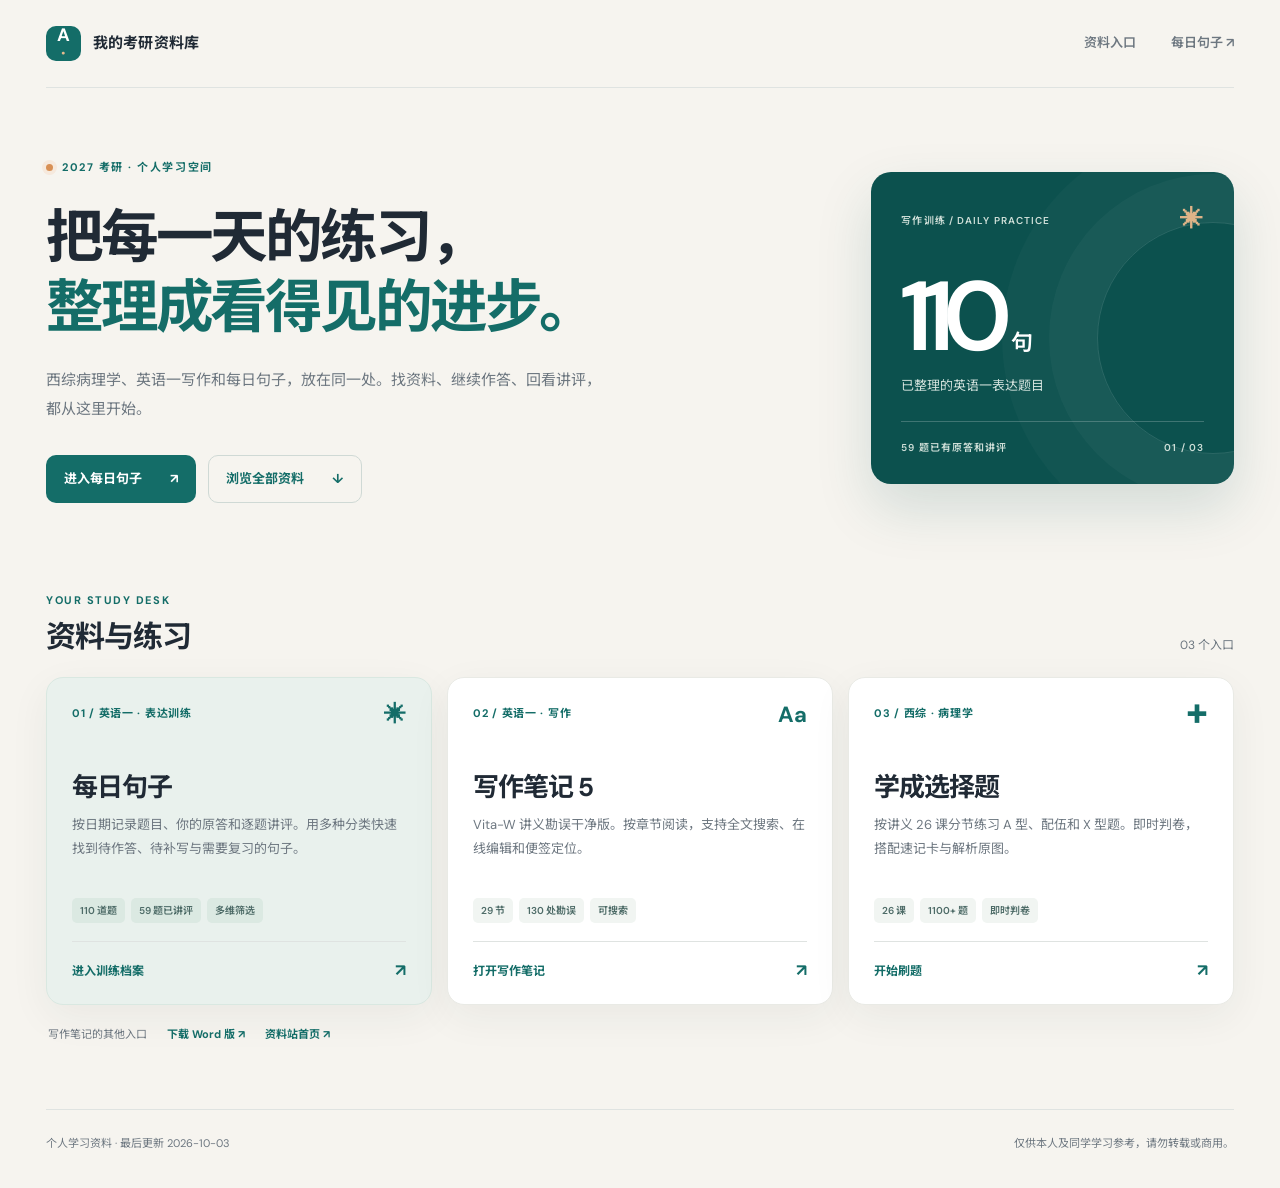
<file: index.html>
<!doctype html>
<html lang="zh-CN">
<head>
<meta name="robots" content="noindex,nofollow,noarchive">
  <meta charset="utf-8">
  <meta name="viewport" content="width=device-width,initial-scale=1">
  <meta name="theme-color" content="#f6f4ef">
  <title>我的考研资料库</title>
  <meta name="description" content="西综病理学选择题、英语一写作笔记与每日句子训练。">
  <link rel="stylesheet" href="/assets/site.css">
</head>
<body>
  <div class="site-shell">
    <nav class="site-nav" aria-label="主导航">
      <a class="wordmark" href="/" aria-current="page"><span class="mark">A<span>·</span></span><span>我的考研资料库</span></a>
      <div class="nav-links"><a href="#resources">资料入口</a><a href="/daily-sentences/">每日句子 <span aria-hidden="true">↗</span></a></div>
    </nav>
    <main>
      <section class="home-hero">
        <div class="hero-copy">
          <span class="overline"><span class="signal"></span> 2027 考研 · 个人学习空间</span>
          <h1>把每一天的练习，<br><em>整理成看得见的进步。</em></h1>
          <p>西综病理学、英语一写作和每日句子，放在同一处。找资料、继续作答、回看讲评，都从这里开始。</p>
          <div class="hero-actions">
            <a class="button primary" href="/daily-sentences/">进入每日句子 <span aria-hidden="true">↗</span></a>
            <a class="button subtle" href="#resources">浏览全部资料 <span aria-hidden="true">↓</span></a>
          </div>
        </div>
        <div class="hero-aside" aria-label="训练概览">
          <div class="hero-aside-top"><span>写作训练 / DAILY PRACTICE</span><span class="spark" aria-hidden="true">✳</span></div>
          <div class="hero-aside-number">110<span>句</span></div>
          <p>已整理的英语一表达题目</p>
          <div class="hero-aside-rule"></div>
          <div class="hero-aside-foot"><span>59 题已有原答和讲评</span><span aria-hidden="true">01 / 03</span></div>
        </div>
      </section>
      <section class="resource-section" id="resources" aria-labelledby="resources-title">
        <div class="section-heading"><div><span class="overline">YOUR STUDY DESK</span><h2 id="resources-title">资料与练习</h2></div><span class="section-count">03 个入口</span></div>
        <div class="resource-grid">
          <article class="resource-card featured">
            <div class="card-top"><span class="card-index">01 / 英语一 · 表达训练</span><span class="card-icon" aria-hidden="true">✳</span></div>
            <div class="card-content">
              <h3>每日句子</h3>
              <p>按日期记录题目、你的原答和逐题讲评。用多种分类快速找到待作答、待补写与需要复习的句子。</p>
              <div class="tag-row"><span>110 道题</span><span>59 题已讲评</span><span>多维筛选</span></div>
            </div>
            <a class="card-link" href="/daily-sentences/" aria-label="进入每日句子">进入训练档案 <span aria-hidden="true">↗</span></a>
          </article>
          <article class="resource-card">
            <div class="card-top"><span class="card-index">02 / 英语一 · 写作</span><span class="card-icon" aria-hidden="true">Aa</span></div>
            <div class="card-content">
              <h3>写作笔记 5</h3>
              <p>Vita-W 讲义勘误干净版。按章节阅读，支持全文搜索、在线编辑和便签定位。</p>
              <div class="tag-row"><span>29 节</span><span>130 处勘误</span><span>可搜索</span></div>
            </div>
            <a class="card-link" href="https://aokid666.github.io/kaoyan-english/writing-notes-5.html">打开写作笔记 <span aria-hidden="true">↗</span></a>
          </article>
          <article class="resource-card">
            <div class="card-top"><span class="card-index">03 / 西综 · 病理学</span><span class="card-icon" aria-hidden="true">✚</span></div>
            <div class="card-content">
              <h3>学成选择题</h3>
              <p>按讲义 26 课分节练习 A 型、配伍和 X 型题。即时判卷，搭配速记卡与解析原图。</p>
              <div class="tag-row"><span>26 课</span><span>1100+ 题</span><span>即时判卷</span></div>
            </div>
            <a class="card-link" href="https://aokid666.github.io/xizong-bingli/">开始刷题 <span aria-hidden="true">↗</span></a>
          </article>
        </div>
        <div class="resource-extra"><span>写作笔记的其他入口</span><a href="https://aokid666.github.io/kaoyan-english/writing-notes-5.doc">下载 Word 版 ↗</a><a href="https://aokid666.github.io/kaoyan-english/">资料站首页 ↗</a></div>
      </section>
    </main>
    <footer class="site-footer"><span>个人学习资料 · 最后更新 2026-10-03</span><span>仅供本人及同学学习参考，请勿转载或商用。</span></footer>
  </div>
</body>
</html>
</file>
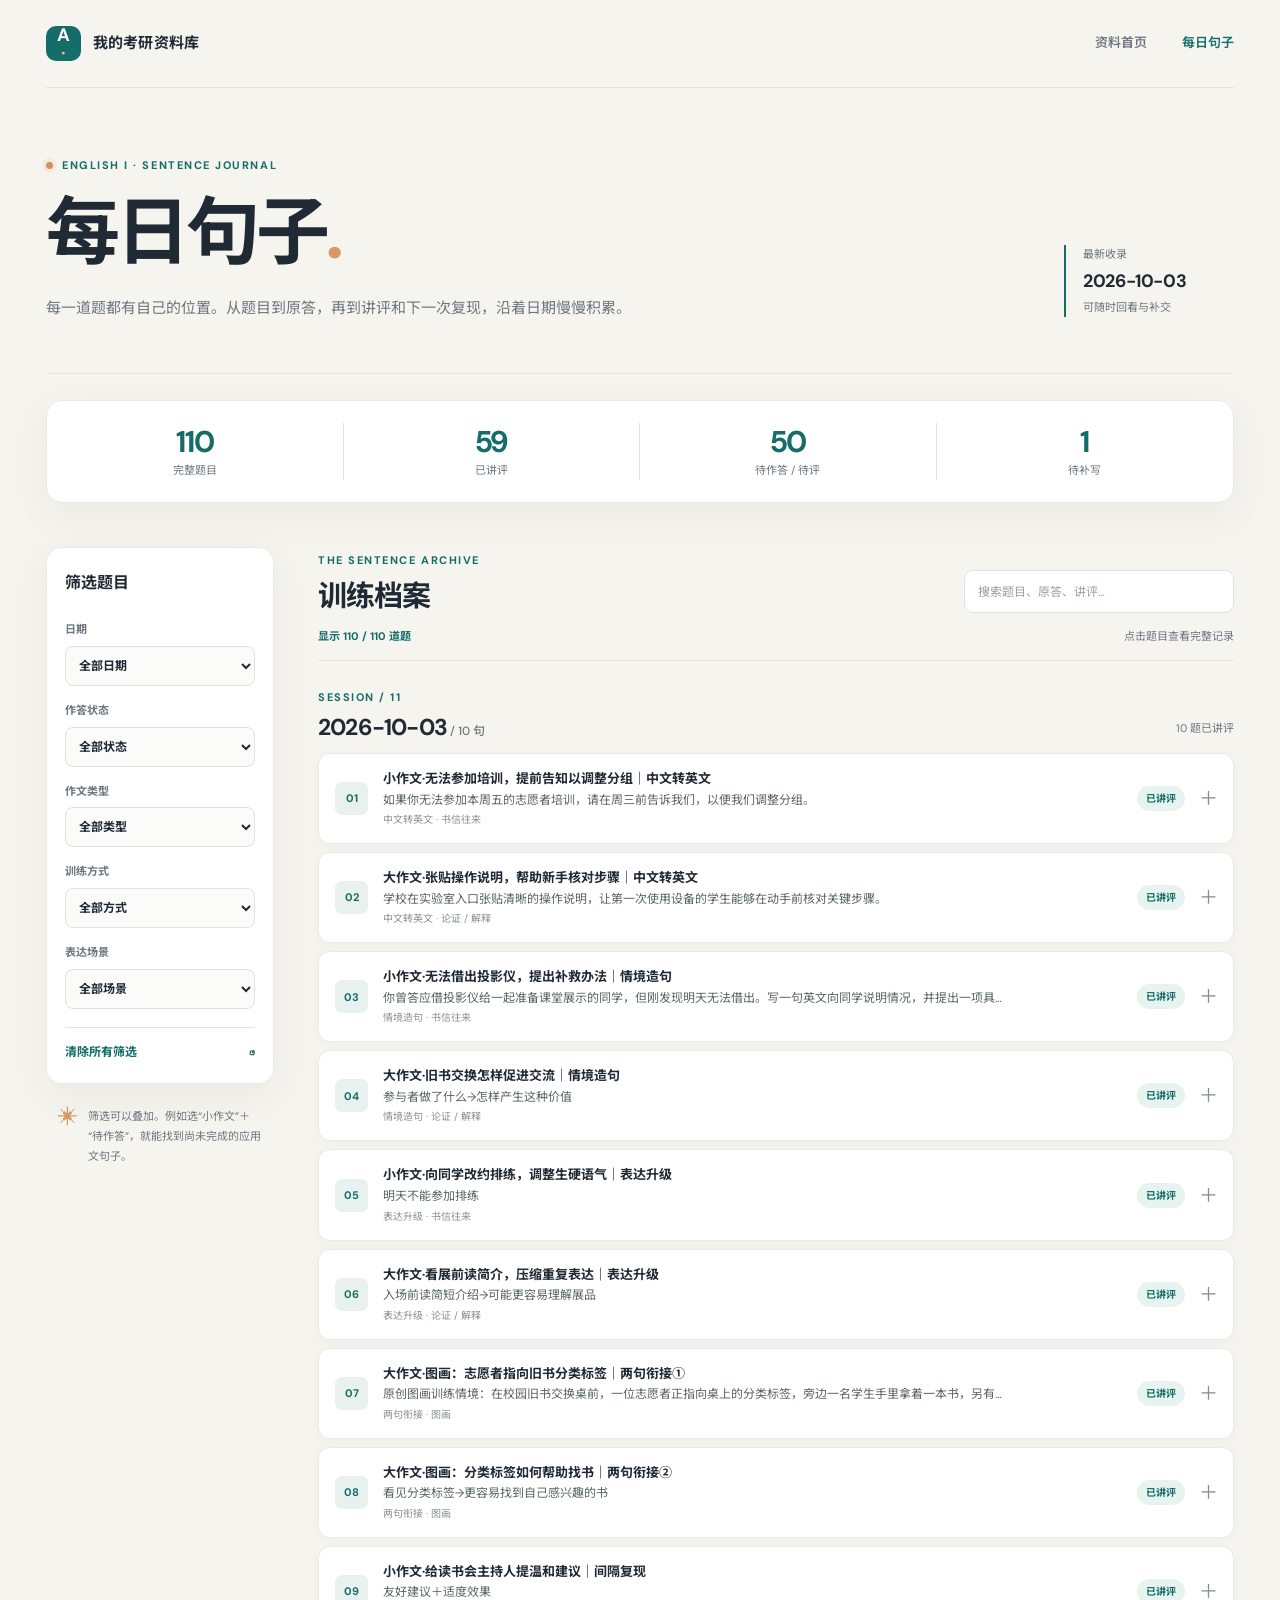
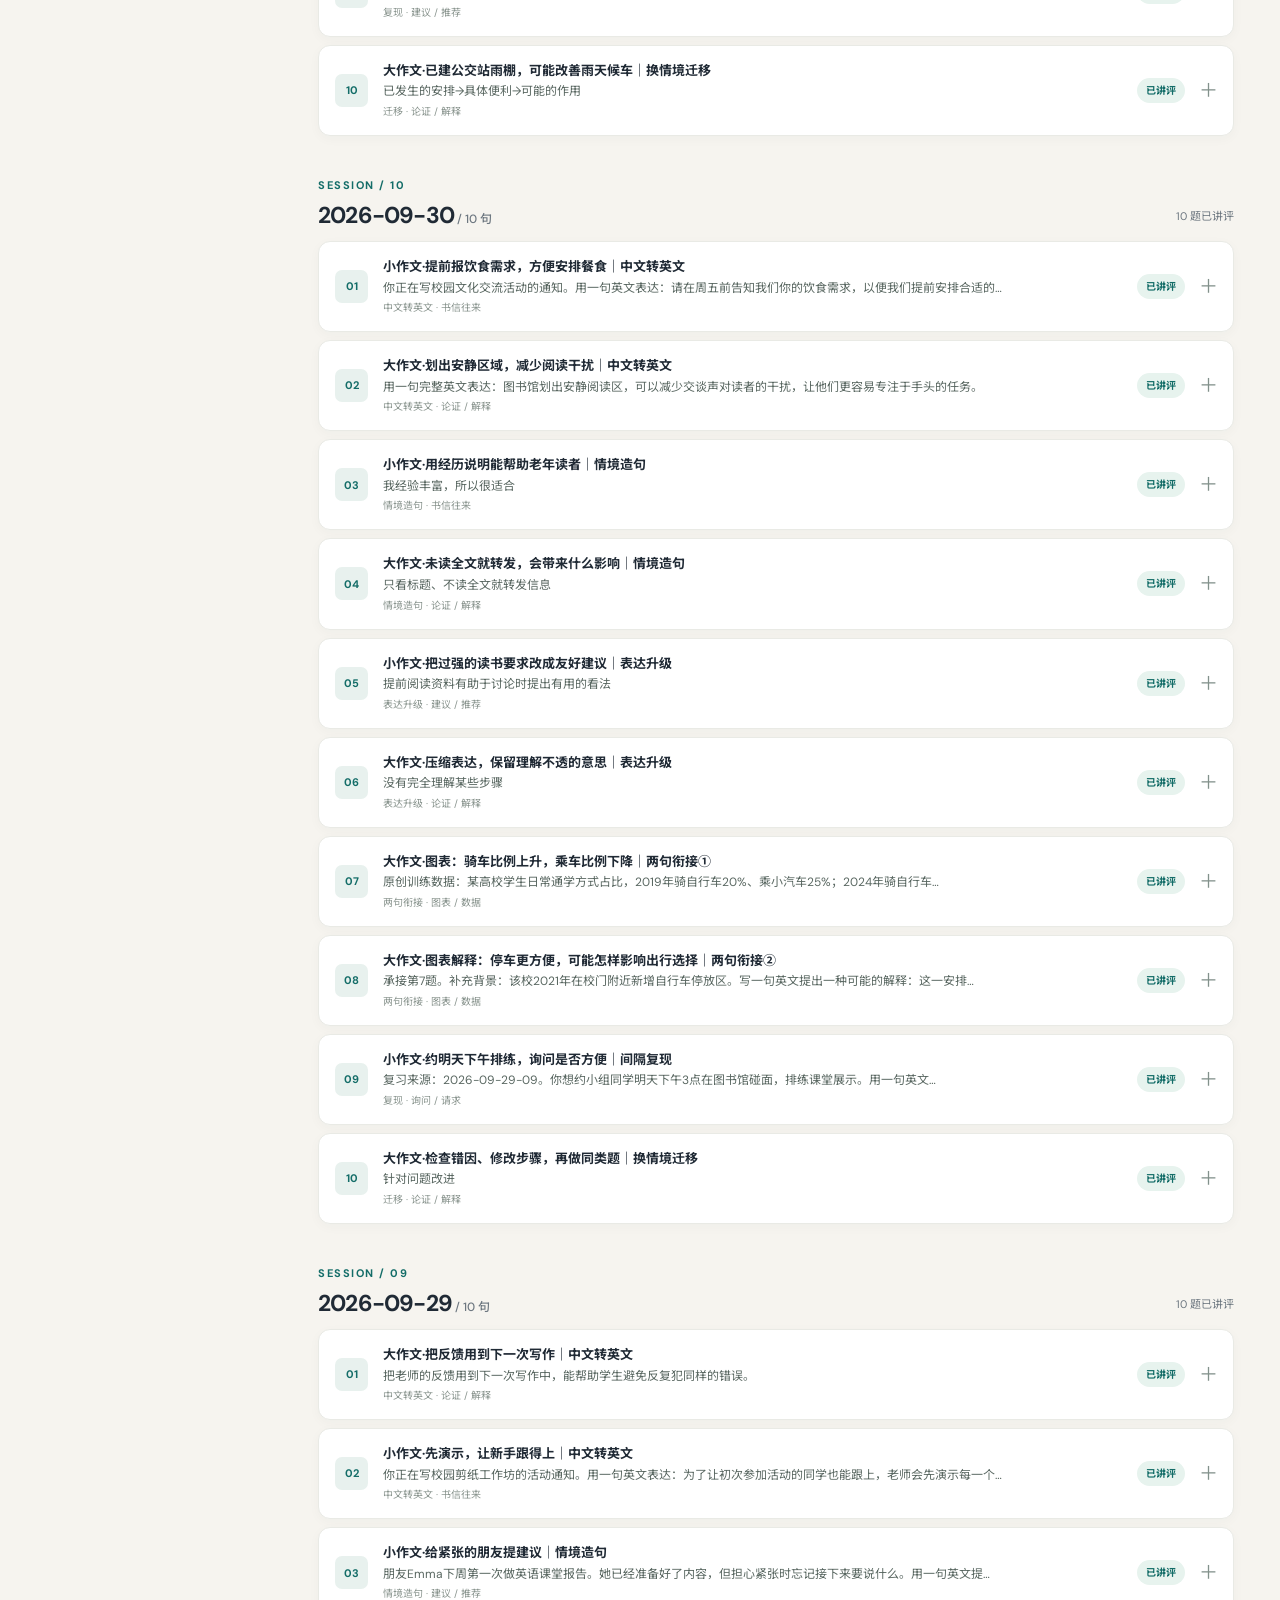
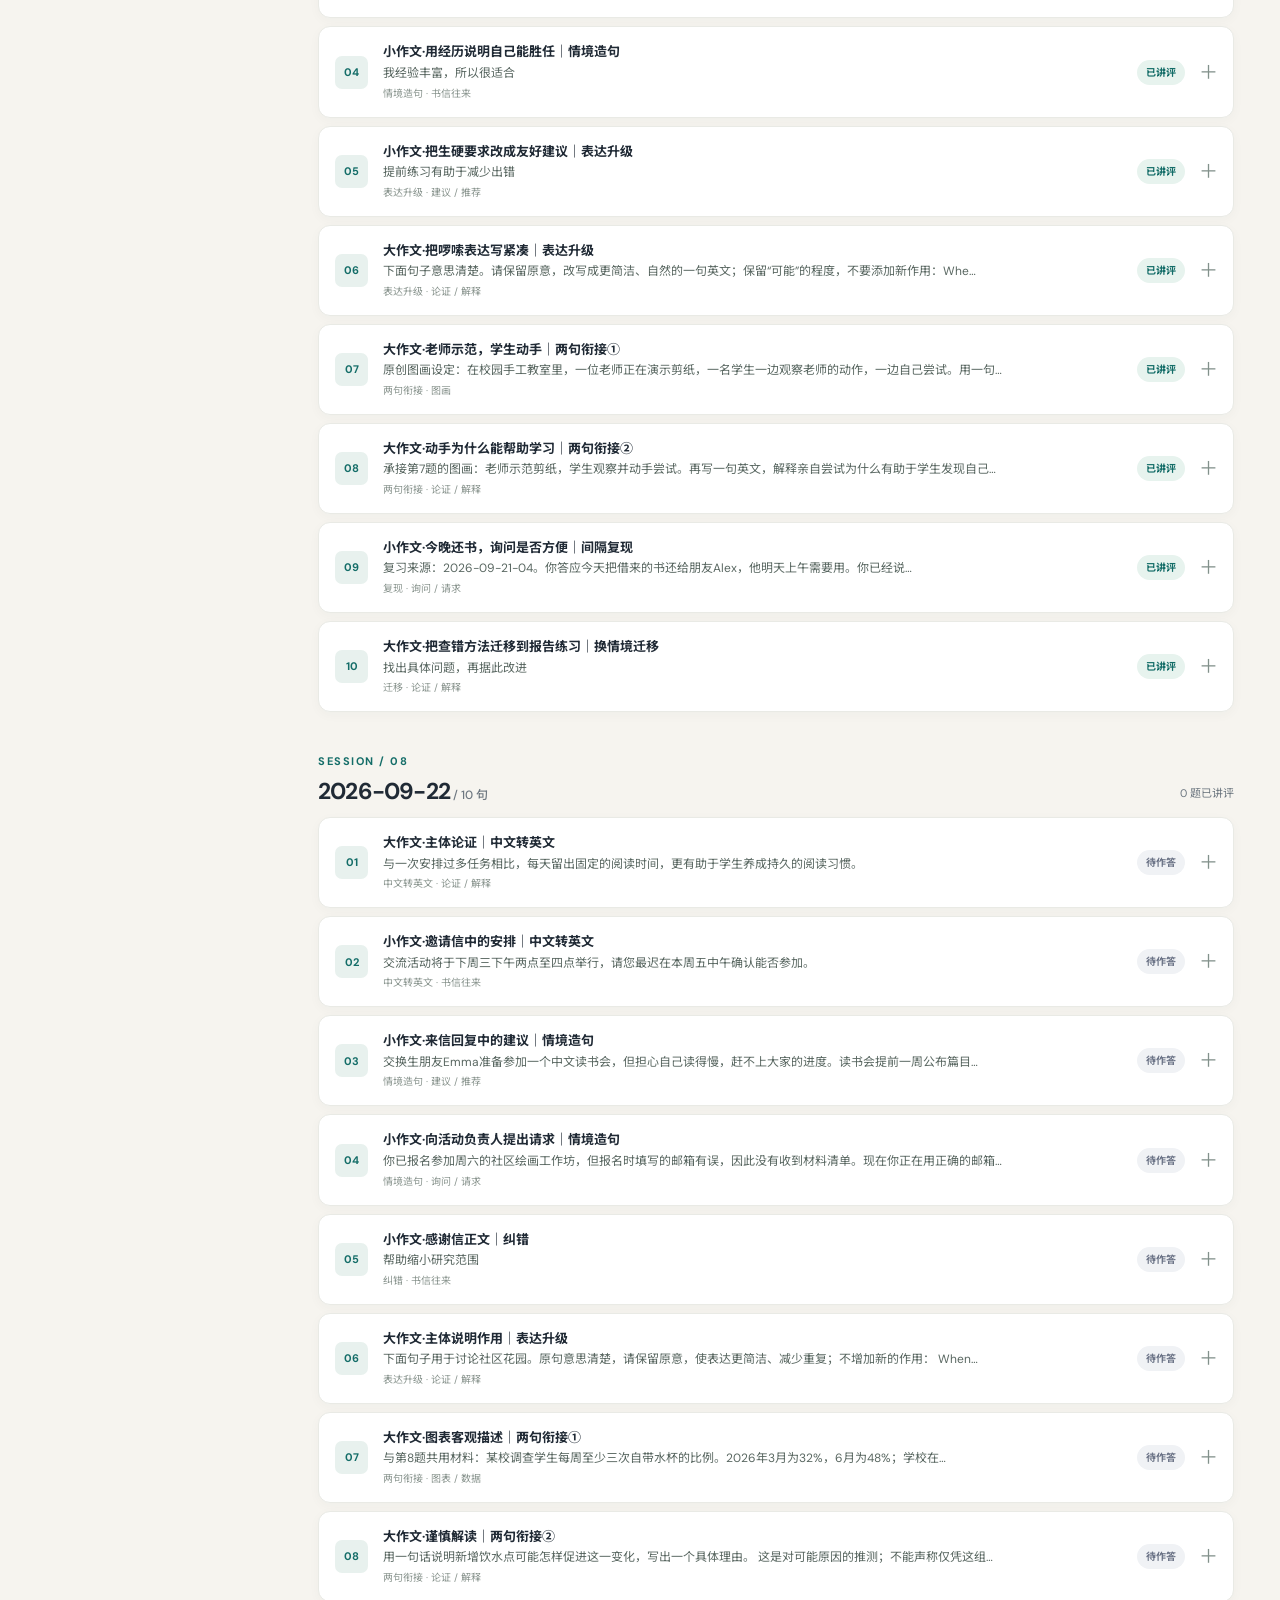
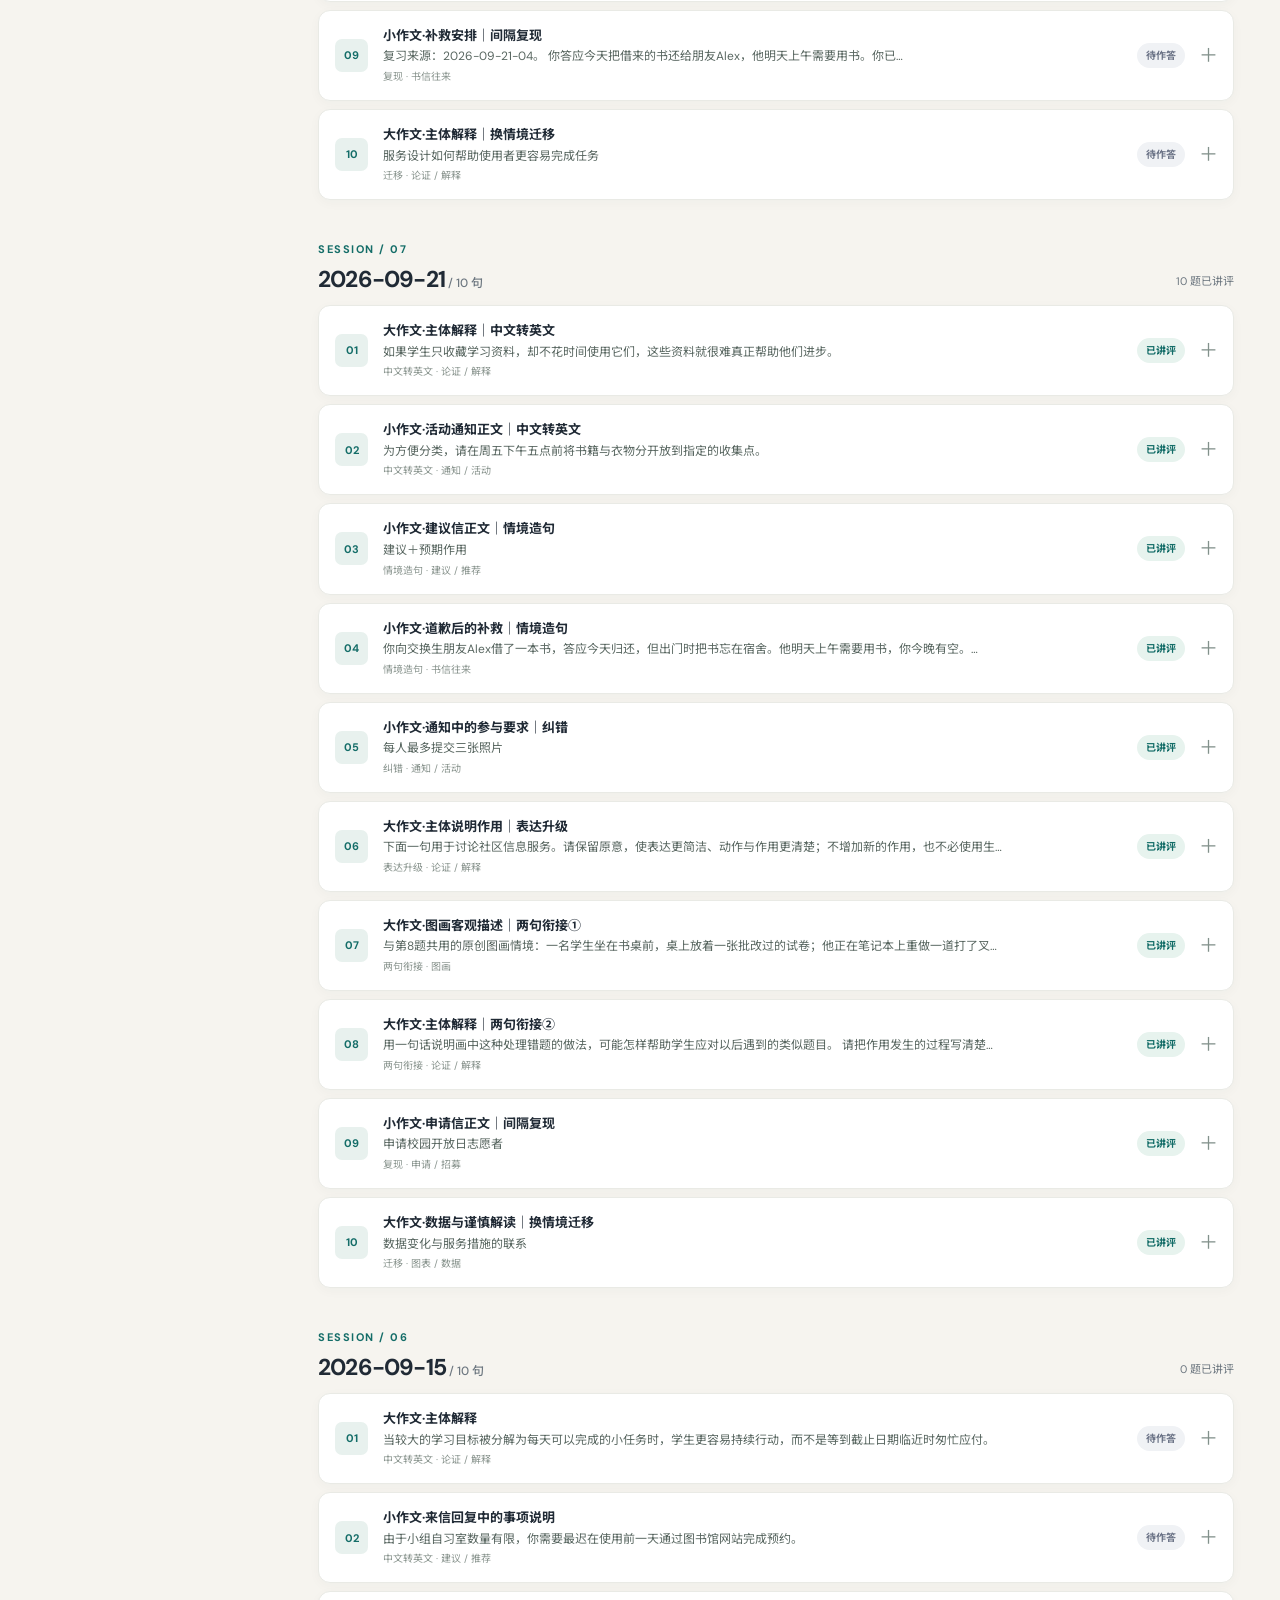
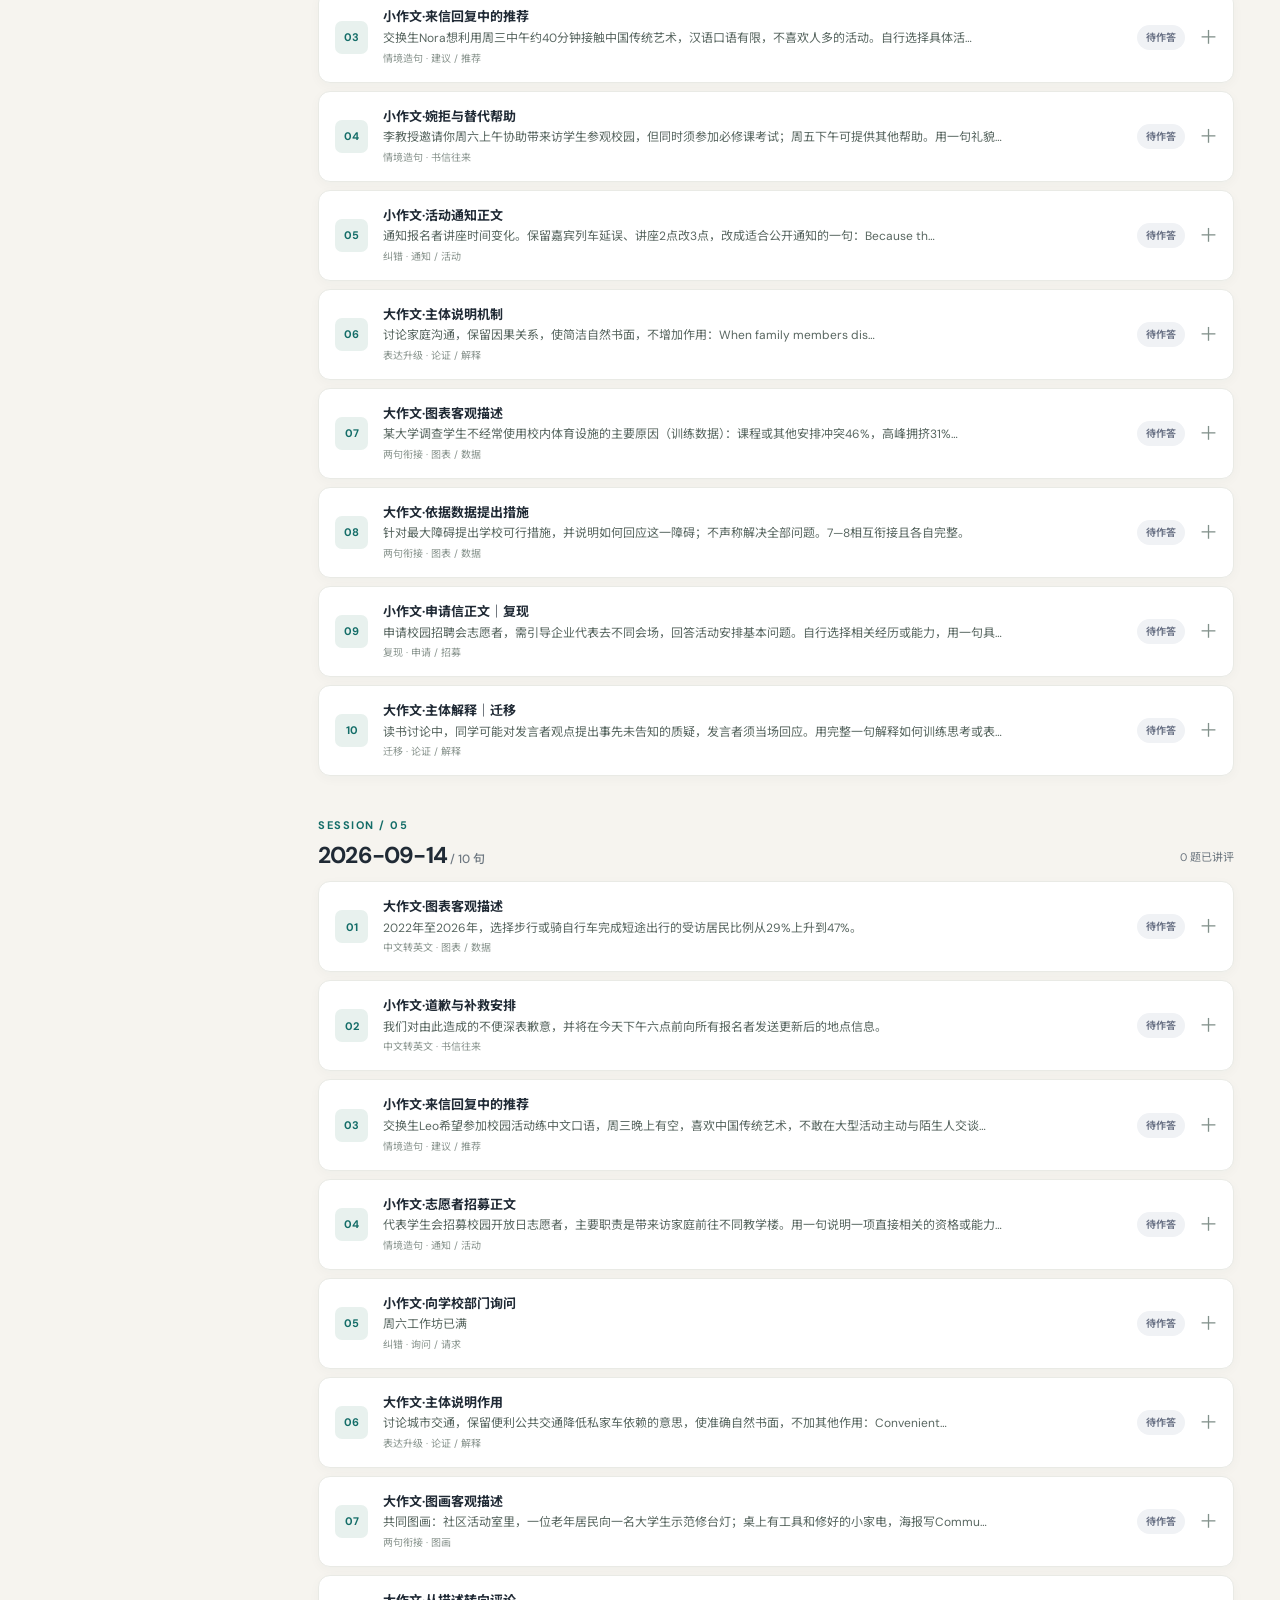
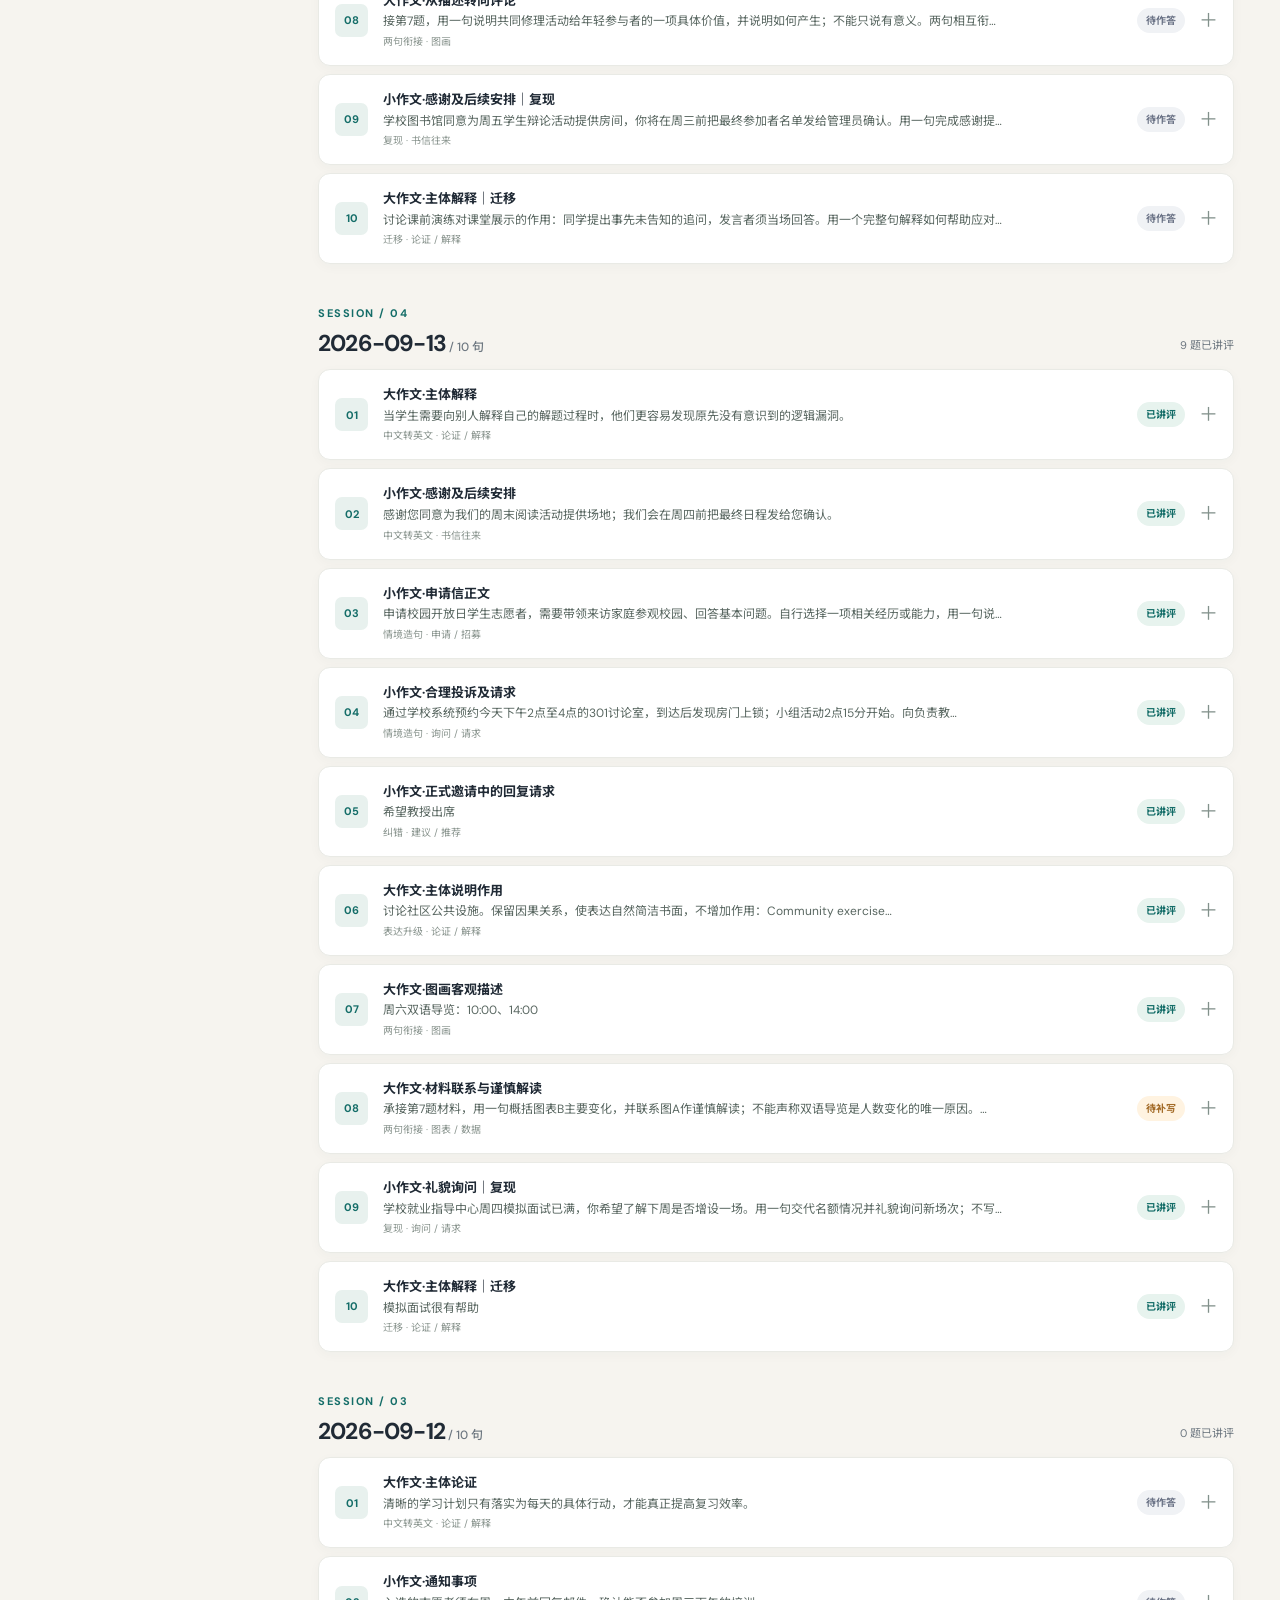
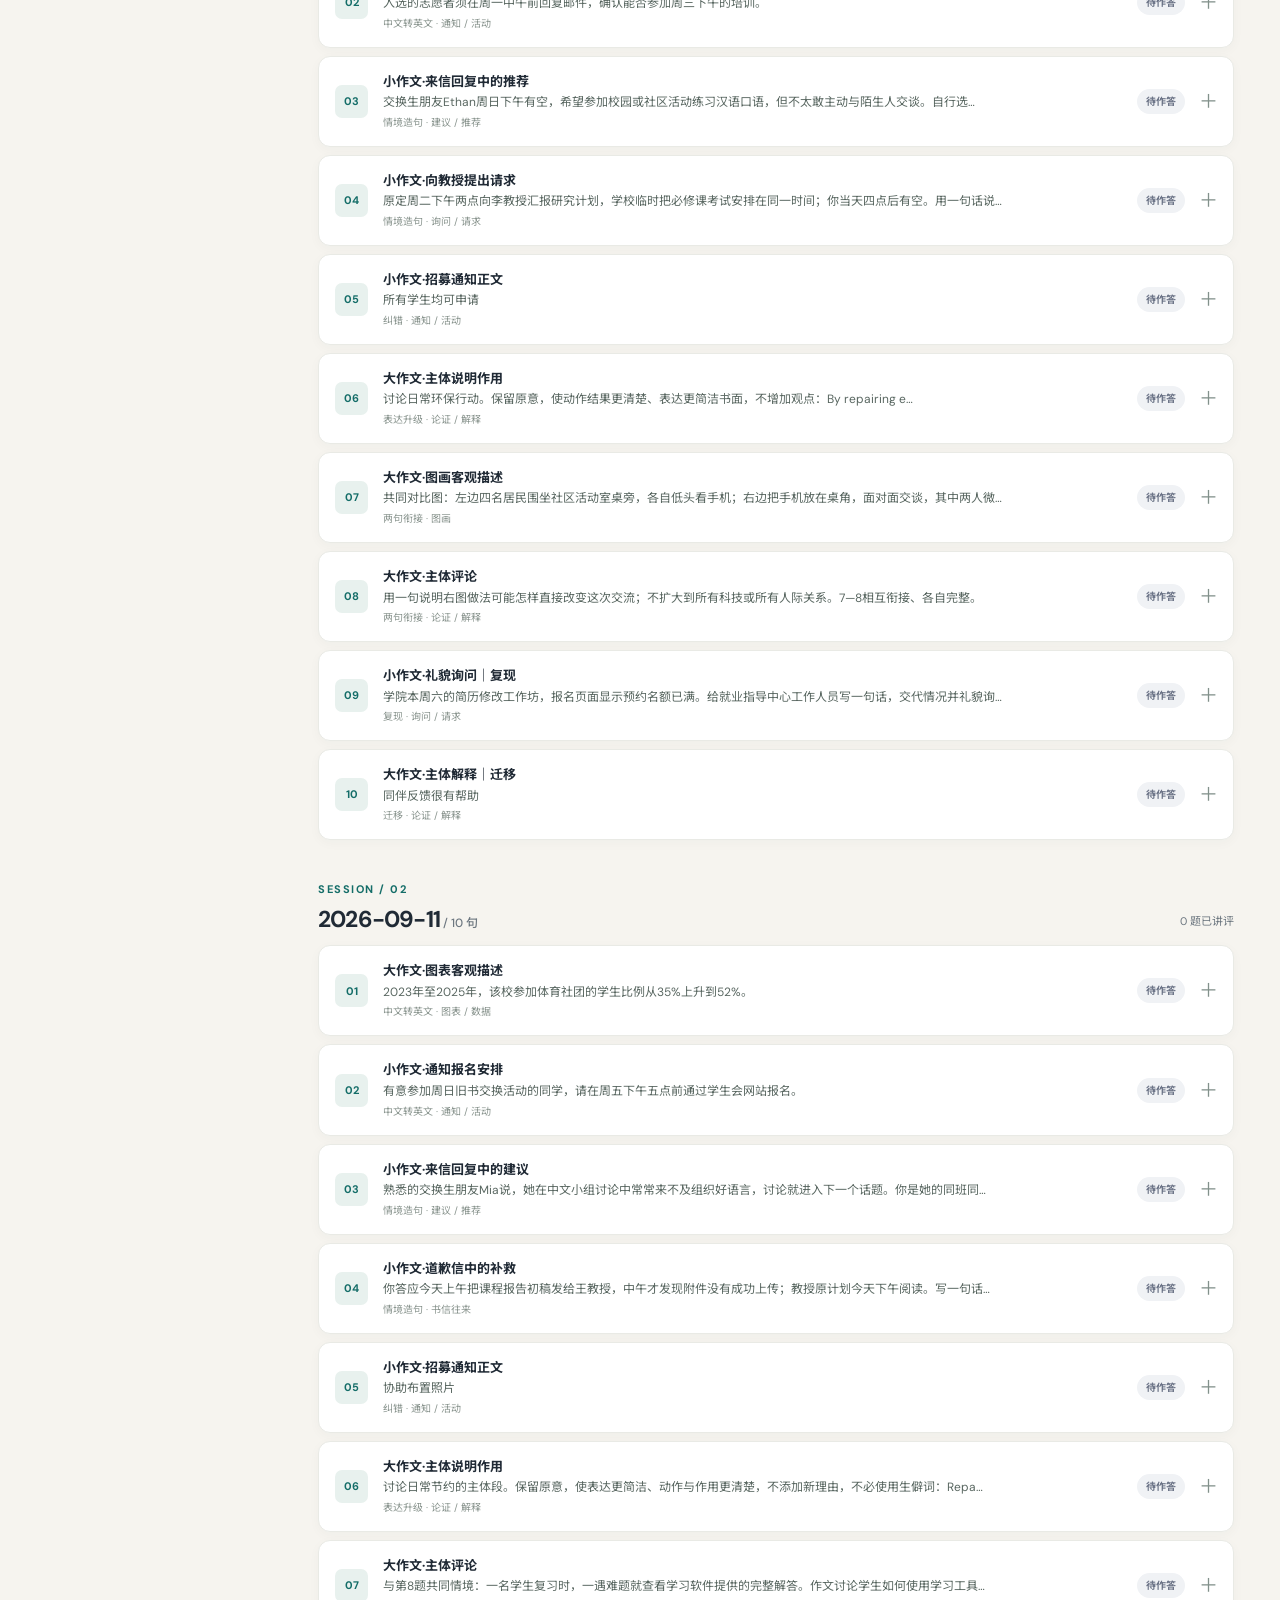
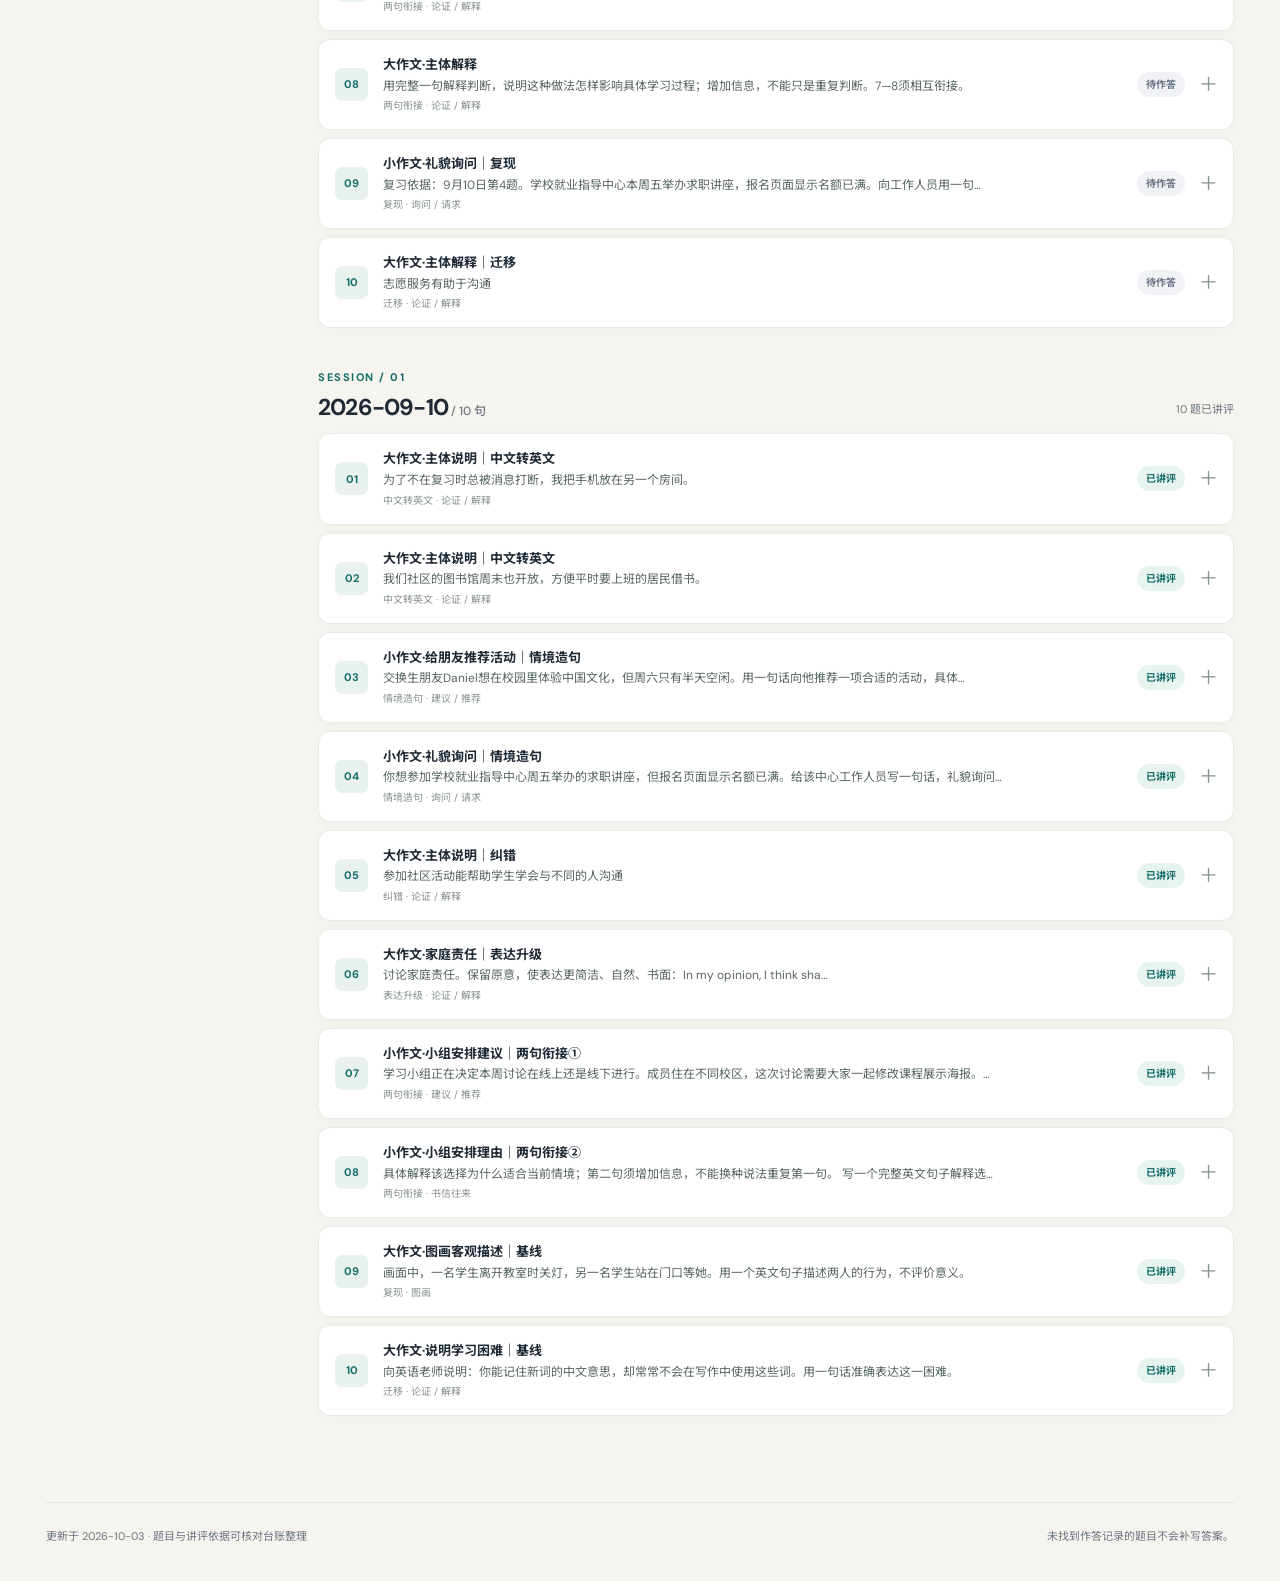
<file: daily-sentences/index.html>
<!doctype html>
<html lang="zh-CN">
<head>
  <meta charset="utf-8"><meta name="viewport" content="width=device-width,initial-scale=1">
  <meta name="theme-color" content="#f6f4ef">
  <title>每日句子｜我的考研资料库</title>
  <meta name="description" content="考研英语一每日句子训练：按日期、题型、方式、场景筛选题目、作答与讲评。">
  <link rel="stylesheet" href="/assets/site.css">
  <link rel="stylesheet" href="/daily-sentences/daily.css">
  <script src="/daily-sentences/app.js" defer></script>
</head>
<body>
<div class="site-shell">
  <nav class="site-nav" aria-label="主导航">
    <a class="wordmark" href="/"><span class="mark">A<span>·</span></span><span>我的考研资料库</span></a>
    <div class="nav-links"><a href="/">资料首页</a><a href="/daily-sentences/" aria-current="page">每日句子</a></div>
  </nav>
  <main>
    <header class="archive-hero">
      <div class="archive-heading"><span class="overline"><span class="signal"></span> ENGLISH I · SENTENCE JOURNAL</span><h1>每日句子<span class="title-dot">.</span></h1><p>每一道题都有自己的位置。从题目到原答，再到讲评和下一次复现，沿着日期慢慢积累。</p></div>
      <div class="archive-hero-note"><span>最新收录</span><strong>2026-10-03</strong><span>可随时回看与补交</span></div>
    </header>
    <section class="progress-strip" aria-label="训练概览">
      <div><strong>110</strong><span>完整题目</span></div>
      <div><strong>59</strong><span>已讲评</span></div>
      <div><strong>50</strong><span>待作答 / 待评</span></div>
      <div><strong>1</strong><span>待补写</span></div>
    </section>
    <div class="archive-layout">
      <aside class="filter-panel" aria-label="题目分类筛选">
        <details class="filter-drawer" open>
          <summary><span>筛选题目</span><span aria-hidden="true">⌄</span></summary>
          <div class="filter-fields">
            <label>日期<select id="date-filter"><option value="">全部日期</option><option value="2026-10-03">2026-10-03</option><option value="2026-09-30">2026-09-30</option><option value="2026-09-29">2026-09-29</option><option value="2026-09-22">2026-09-22</option><option value="2026-09-21">2026-09-21</option><option value="2026-09-15">2026-09-15</option><option value="2026-09-14">2026-09-14</option><option value="2026-09-13">2026-09-13</option><option value="2026-09-12">2026-09-12</option><option value="2026-09-11">2026-09-11</option><option value="2026-09-10">2026-09-10</option></select></label>
            <label>作答状态<select id="state-filter"><option value="">全部状态</option><option value="pending">待作答</option><option value="submitted">待讲评</option><option value="blocked">待补写</option><option value="reviewed">已讲评</option></select></label>
            <label>作文类型<select id="genre-filter"><option value="">全部类型</option><option value="small">小作文</option><option value="large">大作文</option></select></label>
            <label>训练方式<select id="mode-filter"><option value="">全部方式</option><option value="translate">中文转英文</option><option value="compose">情境造句</option><option value="correct">纠错</option><option value="upgrade">表达升级</option><option value="connect">两句衔接</option><option value="recall">复现</option><option value="transfer">迁移</option></select></label>
            <label>表达场景<select id="scene-filter"><option value="">全部场景</option><option value="chart">图表 / 数据</option><option value="picture">图画</option><option value="argument">论证 / 解释</option><option value="notice">通知 / 活动</option><option value="application">申请 / 招募</option><option value="advice">建议 / 推荐</option><option value="request">询问 / 请求</option><option value="correspondence">书信往来</option></select></label>
            <button class="clear-button" id="reset-filters" type="button">清除所有筛选 <span aria-hidden="true">↺</span></button>
          </div>
        </details>
        <div class="filter-tip"><span aria-hidden="true">✳</span><p>筛选可以叠加。例如选“小作文”＋“待作答”，就能找到尚未完成的应用文句子。</p></div>
      </aside>
      <div class="archive-content">
        <div class="content-toolbar"><div><span class="overline">THE SENTENCE ARCHIVE</span><h2>训练档案</h2></div><div class="search-wrap"><label class="sr-only" for="search">搜索题目、原答与讲评</label><input id="search" type="search" placeholder="搜索题目、原答、讲评…" autocomplete="off"></div></div>
        <div class="results-row"><span id="result-count" role="status" aria-live="polite">显示 110 道题</span><span>点击题目查看完整记录</span></div>
        <div id="archive"><section class="day-section" data-day="2026-10-03"><div class="date-heading"><div><span class="overline">SESSION / 11</span><h2>2026-10-03<small> / 10 句</small></h2></div><span>10 题已讲评</span></div><div class="question-list">
      <details class="question" id="q-2026-10-03-01" data-date="2026-10-03" data-state="reviewed" data-genre="small" data-mode="translate" data-scene="correspondence" data-search="2026-10-03-01 小作文·无法参加培训，提前告知以调整分组｜中文转英文 你在给校园志愿者写通知。用一个英文句子表达：“如果你无法参加本周五的志愿者培训，请在周三前告诉我们，以便我们调整分组。”保留条件、两个时间和目的。 please inform us by this wednesday if you can&#x27;t attent the volunteer training this friday, which can make it easir for us to group volunteers. 周三告知、周五培训和不能参加的条件均保留；inform us搭配正确。 attent→attend；easir→easier。 which可以回指前面的告知行为，不一概判错；so that更直接说明通知的目的。group volunteers能理解，adjust the group assignments更准确对应调整分组。 please let us know by this wednesday if you cannot attend the volunteer training this friday so that we can adjust the group assignments. 如果你无法参加本周五的志愿者培训，请在周三前告诉我们，以便我们调整分组。 ">
        <summary>
          <span class="question-index">01</span>
          <span class="question-main"><strong>小作文·无法参加培训，提前告知以调整分组｜中文转英文</strong><span class="question-preview">如果你无法参加本周五的志愿者培训，请在周三前告诉我们，以便我们调整分组。</span><small>中文转英文 · 书信往来</small></span>
          <span class="state-pill reviewed">已讲评</span>
          <span class="open-icon" aria-hidden="true">＋</span>
        </summary>
        <div class="question-detail">
          <div class="prompt-block"><span class="content-label">题目 · 2026-10-03-01</span><p>你在给校园志愿者写通知。用一个英文句子表达：“如果你无法参加本周五的志愿者培训，请在周三前告诉我们，以便我们调整分组。”保留条件、两个时间和目的。</p></div>
          <p class="waiting">进度：已提交英文／已讲评／时间与条件已覆盖／拼写及目的表达待复现。</p>
          <div class="answer-block"><span class="content-label">你的原答</span><p class="english">Please inform us by this Wednesday if you can&#x27;t attent the volunteer training this Friday, which can make it easir for us to group volunteers.</p></div><div class="feedback-block"><span class="content-label">讲评与修改</span><dl class="feedback-list"><div><dt>任务与可保留</dt><dd>周三告知、周五培训和不能参加的条件均保留；inform us搭配正确。</dd></div><div><dt>必须纠错</dt><dd>attent→attend；easir→easier。</dd></div><div><dt>可选提升</dt><dd>which可以回指前面的告知行为，不一概判错；so that更直接说明通知的目的。group volunteers能理解，adjust the group assignments更准确对应调整分组。</dd></div><div><dt>推荐表达</dt><dd>Please let us know by this Wednesday if you cannot attend the volunteer training this Friday so that we can adjust the group assignments.</dd></div><div><dt>中文核对</dt><dd>如果你无法参加本周五的志愿者培训，请在周三前告诉我们，以便我们调整分组。</dd></div></dl></div>
        </div>
      </details>
      <details class="question" id="q-2026-10-03-02" data-date="2026-10-03" data-state="reviewed" data-genre="large" data-mode="translate" data-scene="argument" data-search="2026-10-03-02 大作文·张贴操作说明，帮助新手核对步骤｜中文转英文 用一个英文句子表达：“学校在实验室入口张贴清晰的操作说明，让第一次使用设备的学生能够在动手前核对关键步骤。”不自行添加安全事故或效果统计。 school puts up clear instructions at the laboratory entrance, which can enable students who are at their first time to use the devices to check key steps. 抓住学校贴说明→帮助第一次使用设备的学生检查步骤；puts up可以保留。 school在这里指具体学校，宜用the school或our school；who are at their first time to use...不成立，用using...for the first time或first-time users。需补before operating/before starting，保留动手前核对。 the school posts clear instructions at the laboratory entrance, enabling first-time users to check the key steps before operating the equipment. 学校在实验室入口张贴清晰的操作说明，使第一次使用设备的人能在操作前核对关键步骤。 first-time users＝第一次使用的人；equipment不可数，设备可用devices，不能单凭devices判错。enabling把学校这一安排与具体作用相连。 ">
        <summary>
          <span class="question-index">02</span>
          <span class="question-main"><strong>大作文·张贴操作说明，帮助新手核对步骤｜中文转英文</strong><span class="question-preview">学校在实验室入口张贴清晰的操作说明，让第一次使用设备的学生能够在动手前核对关键步骤。</span><small>中文转英文 · 论证 / 解释</small></span>
          <span class="state-pill reviewed">已讲评</span>
          <span class="open-icon" aria-hidden="true">＋</span>
        </summary>
        <div class="question-detail">
          <div class="prompt-block"><span class="content-label">题目 · 2026-10-03-02</span><p>用一个英文句子表达：“学校在实验室入口张贴清晰的操作说明，让第一次使用设备的学生能够在动手前核对关键步骤。”不自行添加安全事故或效果统计。</p></div>
          <p class="waiting">进度：已提交英文／已讲评／首次使用的修饰关系与操作前检查待复现。</p>
          <div class="answer-block"><span class="content-label">你的原答</span><p class="english">School puts up clear instructions at the laboratory entrance, which can enable students who are at their first time to use the devices to check key steps.</p></div><div class="feedback-block"><span class="content-label">讲评与修改</span><dl class="feedback-list"><div><dt>任务与可保留</dt><dd>抓住学校贴说明→帮助第一次使用设备的学生检查步骤；puts up可以保留。</dd></div><div><dt>必须纠错</dt><dd>School在这里指具体学校，宜用The school或Our school；who are at their first time to use...不成立，用using...for the first time或first-time users。需补before operating/before starting，保留动手前核对。</dd></div><div><dt>推荐表达</dt><dd>The school posts clear instructions at the laboratory entrance, enabling first-time users to check the key steps before operating the equipment.</dd></div><div><dt>中文核对</dt><dd>学校在实验室入口张贴清晰的操作说明，使第一次使用设备的人能在操作前核对关键步骤。</dd></div><div><dt>搭配与边界</dt><dd>first-time users＝第一次使用的人；equipment不可数，设备可用devices，不能单凭devices判错。enabling把学校这一安排与具体作用相连。</dd></div></dl></div>
        </div>
      </details>
      <details class="question" id="q-2026-10-03-03" data-date="2026-10-03" data-state="reviewed" data-genre="small" data-mode="compose" data-scene="correspondence" data-search="2026-10-03-03 小作文·无法借出投影仪，提出补救办法｜情境造句 你曾答应借投影仪给一起准备课堂展示的同学，但刚发现明天无法借出。写一句英文向同学说明情况，并提出一项具体、可执行的补救办法；补救办法由你自己决定，语气适合熟悉的同学。不要编造已经完成的安排。 i am writing to inform you that i can&#x27;t lend the projecter to you tomorrow, but maybe next time? 说明了明天无法借出；lend something to somebody结构正确。 projecter→projector。maybe next time不是一项针对明天展示的具体补救；整句也以省略问句收尾。 i am writing to inform you that语法成立，但给熟悉同学写信可以直接表达歉意与困难。 i’m sorry i can’t lend you the projector tomorrow, but i could ... . 自己决定一项具体、能帮助对方准备明天展示的办法；不能把尚未完成的事写成已经安排妥当。本题请重写。 ">
        <summary>
          <span class="question-index">03</span>
          <span class="question-main"><strong>小作文·无法借出投影仪，提出补救办法｜情境造句</strong><span class="question-preview">你曾答应借投影仪给一起准备课堂展示的同学，但刚发现明天无法借出。写一句英文向同学说明情况，并提出一项具…</span><small>情境造句 · 书信往来</small></span>
          <span class="state-pill reviewed">已讲评</span>
          <span class="open-icon" aria-hidden="true">＋</span>
        </summary>
        <div class="question-detail">
          <div class="prompt-block"><span class="content-label">题目 · 2026-10-03-03</span><p>你曾答应借投影仪给一起准备课堂展示的同学，但刚发现明天无法借出。写一句英文向同学说明情况，并提出一项具体、可执行的补救办法；补救办法由你自己决定，语气适合熟悉的同学。不要编造已经完成的安排。</p></div>
          <p class="waiting">进度：已提交英文／已讲评／补救任务未完成／已给支架／待重写。</p>
          <div class="answer-block"><span class="content-label">你的原答</span><p class="english">I am writing to inform you that I can&#x27;t lend the projecter to you tomorrow, but maybe next time?</p></div><div class="feedback-block"><span class="content-label">讲评与修改</span><dl class="feedback-list"><div><dt>任务与可保留</dt><dd>说明了明天无法借出；lend something to somebody结构正确。</dd></div><div><dt>必须纠错</dt><dd>projecter→projector。maybe next time不是一项针对明天展示的具体补救；整句也以省略问句收尾。</dd></div><div><dt>可选语气</dt><dd>I am writing to inform you that语法成立，但给熟悉同学写信可以直接表达歉意与困难。</dd></div><div><dt>推荐支架</dt><dd>I’m sorry I can’t lend you the projector tomorrow, but I could ... .</dd></div><div><dt>自主补足</dt><dd>自己决定一项具体、能帮助对方准备明天展示的办法；不能把尚未完成的事写成已经安排妥当。本题请重写。</dd></div></dl></div>
        </div>
      </details>
      <details class="question" id="q-2026-10-03-04" data-date="2026-10-03" data-state="reviewed" data-genre="large" data-mode="compose" data-scene="argument" data-search="2026-10-03-04 大作文·旧书交换怎样促进交流｜情境造句 讨论校园旧书交换活动。选择一种它可能带来的具体价值，用一个英文句子说明“参与者做了什么→怎样产生这种价值”；可以谈阅读或人与人之间的交流，由你决定。不要把可能的效果写成必然结果，也不编造统计。 by exchanging old books, participants can make new friends and learn from different people&#x27;s reading notes. 语法成立，by exchanging自然连接活动与价值；选择了交友和从读书笔记中学习。 无明确语法错误；reading notes是可用表达。 旧书交换通常指used books或second-hand books，old books也能理解；若交换的书带有读者笔记，第二项价值成立，但不默认所有旧书都带笔记。 by exchanging used books, participants can make new friends and learn from the notes left by other readers. 通过交换读过的书，参与者能够结交新朋友，并从其他读者留下的笔记中学习。以你的“书中有笔记”设定为使用条件。 ">
        <summary>
          <span class="question-index">04</span>
          <span class="question-main"><strong>大作文·旧书交换怎样促进交流｜情境造句</strong><span class="question-preview">参与者做了什么→怎样产生这种价值</span><small>情境造句 · 论证 / 解释</small></span>
          <span class="state-pill reviewed">已讲评</span>
          <span class="open-icon" aria-hidden="true">＋</span>
        </summary>
        <div class="question-detail">
          <div class="prompt-block"><span class="content-label">题目 · 2026-10-03-04</span><p>讨论校园旧书交换活动。选择一种它可能带来的具体价值，用一个英文句子说明“参与者做了什么→怎样产生这种价值”；可以谈阅读或人与人之间的交流，由你决定。不要把可能的效果写成必然结果，也不编造统计。</p></div>
          <p class="waiting">进度：已提交英文／已讲评／表达基本成立／内容条件与精确度待迁移。</p>
          <div class="answer-block"><span class="content-label">你的原答</span><p class="english">By exchanging old books, participants can make new friends and learn from different people&#x27;s reading notes.</p></div><div class="feedback-block"><span class="content-label">讲评与修改</span><dl class="feedback-list"><div><dt>任务与可保留</dt><dd>语法成立，By exchanging自然连接活动与价值；选择了交友和从读书笔记中学习。</dd></div><div><dt>必须纠错</dt><dd>无明确语法错误；reading notes是可用表达。</dd></div><div><dt>可选提升与条件</dt><dd>旧书交换通常指used books或second-hand books，old books也能理解；若交换的书带有读者笔记，第二项价值成立，但不默认所有旧书都带笔记。</dd></div><div><dt>推荐表达</dt><dd>By exchanging used books, participants can make new friends and learn from the notes left by other readers.</dd></div><div><dt>中文核对</dt><dd>通过交换读过的书，参与者能够结交新朋友，并从其他读者留下的笔记中学习。以你的“书中有笔记”设定为使用条件。</dd></div></dl></div>
        </div>
      </details>
      <details class="question" id="q-2026-10-03-05" data-date="2026-10-03" data-state="reviewed" data-genre="small" data-mode="upgrade" data-scene="correspondence" data-search="2026-10-03-05 小作文·向同学改约排练，调整生硬语气｜表达升级 把下面这句话改写成给同组同学的一句自然、礼貌的英文；保留“明天不能参加排练”以及“希望另约时间”，不要自行指定新时间：i regret to inform you that i cannot attend the rehearsal tomorrow and hereby request that you reschedule it. 原句信息基本完整，重点判断语气和谁来安排。 i regretly inform you that i cannot attend the rehearsal tomorrow and hereby hope that you could reschedule it. 无法参加明天排练及希望调整时间两个信息都已出现。 regretly不是标准词；可用regret to inform或i’m sorry。hereby hope不自然，hereby常用于正式声明行为，此处删除。 regret to inform较正式，给同组同学可直接道歉并共同询问另约时间；could可以用于委婉请求，不能一概判错。 i’m sorry i can’t attend tomorrow’s rehearsal, but could we arrange another time? 抱歉，我不能参加明天的排练；我们能另约一个时间吗？共同商量比单方面让对方reschedule更贴合同组关系。 ">
        <summary>
          <span class="question-index">05</span>
          <span class="question-main"><strong>小作文·向同学改约排练，调整生硬语气｜表达升级</strong><span class="question-preview">明天不能参加排练</span><small>表达升级 · 书信往来</small></span>
          <span class="state-pill reviewed">已讲评</span>
          <span class="open-icon" aria-hidden="true">＋</span>
        </summary>
        <div class="question-detail">
          <div class="prompt-block"><span class="content-label">题目 · 2026-10-03-05</span><p>把下面这句话改写成给同组同学的一句自然、礼貌的英文；保留“明天不能参加排练”以及“希望另约时间”，不要自行指定新时间：I regret to inform you that I cannot attend the rehearsal tomorrow and hereby request that you reschedule it. 原句信息基本完整，重点判断语气和谁来安排。</p></div>
          <p class="waiting">进度：已提交英文／已讲评／词形与同学之间改约语气待复现。</p>
          <div class="answer-block"><span class="content-label">你的原答</span><p class="english">I regretly inform you that I cannot attend the rehearsal tomorrow and hereby hope that you could reschedule it.</p></div><div class="feedback-block"><span class="content-label">讲评与修改</span><dl class="feedback-list"><div><dt>任务与可保留</dt><dd>无法参加明天排练及希望调整时间两个信息都已出现。</dd></div><div><dt>必须纠错</dt><dd>regretly不是标准词；可用regret to inform或I’m sorry。hereby hope不自然，hereby常用于正式声明行为，此处删除。</dd></div><div><dt>可选语气</dt><dd>regret to inform较正式，给同组同学可直接道歉并共同询问另约时间；could可以用于委婉请求，不能一概判错。</dd></div><div><dt>推荐表达</dt><dd>I’m sorry I can’t attend tomorrow’s rehearsal, but could we arrange another time?</dd></div><div><dt>中文核对</dt><dd>抱歉，我不能参加明天的排练；我们能另约一个时间吗？共同商量比单方面让对方reschedule更贴合同组关系。</dd></div></dl></div>
        </div>
      </details>
      <details class="question" id="q-2026-10-03-06" data-date="2026-10-03" data-state="reviewed" data-genre="large" data-mode="upgrade" data-scene="argument" data-search="2026-10-03-06 大作文·看展前读简介，压缩重复表达｜表达升级 将下面句子改写为更紧凑、自然的一句英文，保留“入场前读简短介绍→可能更容易理解展品”的意思与可能性，不添加新作用：when visitors are given a short description of an exhibition before entering, they may be able to understand the exhibits better because they have some basic information about the objects on display. when given a short description before entering, visitors may understand the exhibits better. 保留了入场前获得简短介绍、可能性及更理解展品；压缩重复信息的目标已完成。 无。when given...可展开为when visitors are given...，被给予介绍的是visitors，修饰关系成立。 when given a short description before entering, visitors may understand the exhibits better. 参观者在入场前获得简短介绍后，可能更容易理解展品。 原句直接保留；may准确限定效果。这里是单题改写通过，后续换情境验证，不据此标近期稳定掌握。 ">
        <summary>
          <span class="question-index">06</span>
          <span class="question-main"><strong>大作文·看展前读简介，压缩重复表达｜表达升级</strong><span class="question-preview">入场前读简短介绍→可能更容易理解展品</span><small>表达升级 · 论证 / 解释</small></span>
          <span class="state-pill reviewed">已讲评</span>
          <span class="open-icon" aria-hidden="true">＋</span>
        </summary>
        <div class="question-detail">
          <div class="prompt-block"><span class="content-label">题目 · 2026-10-03-06</span><p>将下面句子改写为更紧凑、自然的一句英文，保留“入场前读简短介绍→可能更容易理解展品”的意思与可能性，不添加新作用：When visitors are given a short description of an exhibition before entering, they may be able to understand the exhibits better because they have some basic information about the objects on display.</p></div>
          <p class="waiting">进度：已提交英文／已讲评／原意保留／压缩表达本次通过／待迁移。</p>
          <div class="answer-block"><span class="content-label">你的原答</span><p class="english">When given a short description before entering, visitors may understand the exhibits better.</p></div><div class="feedback-block"><span class="content-label">讲评与修改</span><dl class="feedback-list"><div><dt>任务与可保留</dt><dd>保留了入场前获得简短介绍、可能性及更理解展品；压缩重复信息的目标已完成。</dd></div><div><dt>必须纠错</dt><dd>无。When given...可展开为When visitors are given...，被给予介绍的是visitors，修饰关系成立。</dd></div><div><dt>推荐表达</dt><dd>When given a short description before entering, visitors may understand the exhibits better.</dd></div><div><dt>中文核对</dt><dd>参观者在入场前获得简短介绍后，可能更容易理解展品。</dd></div><div><dt>复习重点</dt><dd>原句直接保留；may准确限定效果。这里是单题改写通过，后续换情境验证，不据此标近期稳定掌握。</dd></div></dl></div>
        </div>
      </details>
      <details class="question" id="q-2026-10-03-07" data-date="2026-10-03" data-state="reviewed" data-genre="large" data-mode="connect" data-scene="picture" data-search="2026-10-03-07 大作文·图画：志愿者指向旧书分类标签｜两句衔接① 原创图画训练情境：在校园旧书交换桌前，一位志愿者正指向桌上的分类标签，旁边一名学生手里拿着一本书，另有两名学生正在桌前选书。写一个完整英文句子，选择主要画面信息进行描述；只写图中可见的动作，不推测效果。 in front of the old-books-exchange table, a volunteer can be seen pointing to the lable at the table, with a student nearby holding a book and two other students picking booking. 志愿者指标签、一名学生拿书和两名学生选书的信息都覆盖；can be seen doing及with somebody doing可用于画面描述。 lable→label；picking booking→choosing books或picking out books；放在桌上的标签用on the table更准确。 old-books-exchange table组合生硬，用a book-exchange table；can be seen不是错误，直接is pointing更紧凑。 at a book-exchange table, a volunteer is pointing to the labels, with one student holding a book nearby and two others choosing books. 在旧书交换桌前，志愿者正指着分类标签，旁边一名学生拿着书，另外两人在选书。 ">
        <summary>
          <span class="question-index">07</span>
          <span class="question-main"><strong>大作文·图画：志愿者指向旧书分类标签｜两句衔接①</strong><span class="question-preview">原创图画训练情境：在校园旧书交换桌前，一位志愿者正指向桌上的分类标签，旁边一名学生手里拿着一本书，另有…</span><small>两句衔接 · 图画</small></span>
          <span class="state-pill reviewed">已讲评</span>
          <span class="open-icon" aria-hidden="true">＋</span>
        </summary>
        <div class="question-detail">
          <div class="prompt-block"><span class="content-label">题目 · 2026-10-03-07</span><p>原创图画训练情境：在校园旧书交换桌前，一位志愿者正指向桌上的分类标签，旁边一名学生手里拿着一本书，另有两名学生正在桌前选书。写一个完整英文句子，选择主要画面信息进行描述；只写图中可见的动作，不推测效果。</p></div>
          <p class="waiting">进度：已提交英文／已讲评／图画主要动作已覆盖／拼写搭配与with结构待复现。</p>
          <div class="answer-block"><span class="content-label">你的原答</span><p class="english">In front of the old-books-exchange table, a volunteer can be seen pointing to the lable at the table, with a student nearby holding a book and two other students picking booking.</p></div><div class="feedback-block"><span class="content-label">讲评与修改</span><dl class="feedback-list"><div><dt>任务与可保留</dt><dd>志愿者指标签、一名学生拿书和两名学生选书的信息都覆盖；can be seen doing及with somebody doing可用于画面描述。</dd></div><div><dt>必须纠错</dt><dd>lable→label；picking booking→choosing books或picking out books；放在桌上的标签用on the table更准确。</dd></div><div><dt>可选提升</dt><dd>old-books-exchange table组合生硬，用a book-exchange table；can be seen不是错误，直接is pointing更紧凑。</dd></div><div><dt>推荐表达</dt><dd>At a book-exchange table, a volunteer is pointing to the labels, with one student holding a book nearby and two others choosing books.</dd></div><div><dt>中文核对</dt><dd>在旧书交换桌前，志愿者正指着分类标签，旁边一名学生拿着书，另外两人在选书。</dd></div></dl></div>
        </div>
      </details>
      <details class="question" id="q-2026-10-03-08" data-date="2026-10-03" data-state="reviewed" data-genre="large" data-mode="connect" data-scene="picture" data-search="2026-10-03-08 大作文·图画：分类标签如何帮助找书｜两句衔接② 承接第7题，再写一个完整英文句子，解释清楚“看见分类标签→更容易找到自己感兴趣的书”的可能过程。要推进含义，不重复画面细节；图画不能证明每个参与者都找到了书。 labels make it easier for students to find their interested books. make it easier for somebody to do结构正确，承接标签到找书的作用。 their interested books不成立，感兴趣的人是students，用books they are interested in或books that interest them。 题目要求谨慎说明过程，可补分类标签指示不同种类书所在位置，并用may；补充为基于分类标签的可能解释，不冒充观察到每人实际找到书。 by indicating where different types of books are placed, the labels may help students find books that interest them. 标签显示不同种类的书放在哪里，因此可能帮助学生找到他们感兴趣的书。 ">
        <summary>
          <span class="question-index">08</span>
          <span class="question-main"><strong>大作文·图画：分类标签如何帮助找书｜两句衔接②</strong><span class="question-preview">看见分类标签→更容易找到自己感兴趣的书</span><small>两句衔接 · 图画</small></span>
          <span class="state-pill reviewed">已讲评</span>
          <span class="open-icon" aria-hidden="true">＋</span>
        </summary>
        <div class="question-detail">
          <div class="prompt-block"><span class="content-label">题目 · 2026-10-03-08</span><p>承接第7题，再写一个完整英文句子，解释清楚“看见分类标签→更容易找到自己感兴趣的书”的可能过程。要推进含义，不重复画面细节；图画不能证明每个参与者都找到了书。</p></div>
          <p class="waiting">进度：已提交英文／已讲评／make it easier结构已有进步／感兴趣对象及机制待复现。</p>
          <div class="answer-block"><span class="content-label">你的原答</span><p class="english">Labels make it easier for students to find their interested books.</p></div><div class="feedback-block"><span class="content-label">讲评与修改</span><dl class="feedback-list"><div><dt>任务与可保留</dt><dd>make it easier for somebody to do结构正确，承接标签到找书的作用。</dd></div><div><dt>必须纠错</dt><dd>their interested books不成立，感兴趣的人是students，用books they are interested in或books that interest them。</dd></div><div><dt>补充任务内容</dt><dd>题目要求谨慎说明过程，可补分类标签指示不同种类书所在位置，并用may；补充为基于分类标签的可能解释，不冒充观察到每人实际找到书。</dd></div><div><dt>推荐表达</dt><dd>By indicating where different types of books are placed, the labels may help students find books that interest them.</dd></div><div><dt>中文核对</dt><dd>标签显示不同种类的书放在哪里，因此可能帮助学生找到他们感兴趣的书。</dd></div></dl></div>
        </div>
      </details>
      <details class="question" id="q-2026-10-03-09" data-date="2026-10-03" data-state="reviewed" data-genre="small" data-mode="recall" data-scene="advice" data-search="2026-10-03-09 小作文·给读书会主持人提温和建议｜间隔复现 复习来源：2026-09-30-05的“友好建议＋适度效果”。朋友将主持校园读书会；你建议他事先准备两个开放式问题，这样可能更容易带动参与者发言。用一个完整英文句子提出建议并说明可能作用；不要说“不准备就没人发言”。 you would be well-advised to prepare two open questions beforehand, which may make it easier for you to guide participants to speak. 建议＋可能作用均已出现；you would be well-advised to do是成立的表达，不能标成语法错误或中式英语。may保留了谨慎程度。 这里“开放式问题”用open-ended questions；guide participants to speak不够准确，作用是encourage participants to join the discussion/contribute。 well-advised略郑重，有“这样做比较明智”的意味；给朋友提温和建议可用you might want to...，不作为硬纠错。 you might want to prepare two open-ended questions beforehand, as they could encourage participants to join the discussion. 你可以考虑提前准备两个开放式问题，它们可能带动参与者加入讨论。cambridge well-advised及open-ended词条核验： https://dictionary.cambridge.org/dictionary/english/well-advised ； https://dictionary.cambridge.org/dictionary/english/open-ended 。 ">
        <summary>
          <span class="question-index">09</span>
          <span class="question-main"><strong>小作文·给读书会主持人提温和建议｜间隔复现</strong><span class="question-preview">友好建议＋适度效果</span><small>复现 · 建议 / 推荐</small></span>
          <span class="state-pill reviewed">已讲评</span>
          <span class="open-icon" aria-hidden="true">＋</span>
        </summary>
        <div class="question-detail">
          <div class="prompt-block"><span class="content-label">题目 · 2026-10-03-09</span><p>复习来源：2026-09-30-05的“友好建议＋适度效果”。朋友将主持校园读书会；你建议他事先准备两个开放式问题，这样可能更容易带动参与者发言。用一个完整英文句子提出建议并说明可能作用；不要说“不准备就没人发言”。</p></div>
          <p class="waiting">进度：已提交英文／已讲评／建议与谨慎程度已复现／搭配与语气待迁移。</p>
          <div class="answer-block"><span class="content-label">你的原答</span><p class="english">You would be well-advised to prepare two open questions beforehand, which may make it easier for you to guide participants to speak.</p></div><div class="feedback-block"><span class="content-label">讲评与修改</span><dl class="feedback-list"><div><dt>任务与可保留</dt><dd>建议＋可能作用均已出现；You would be well-advised to do是成立的表达，不能标成语法错误或中式英语。may保留了谨慎程度。</dd></div><div><dt>必须调整与精确词汇</dt><dd>这里“开放式问题”用open-ended questions；guide participants to speak不够准确，作用是encourage participants to join the discussion/contribute。</dd></div><div><dt>可选语气</dt><dd>well-advised略郑重，有“这样做比较明智”的意味；给朋友提温和建议可用You might want to...，不作为硬纠错。</dd></div><div><dt>推荐表达</dt><dd>You might want to prepare two open-ended questions beforehand, as they could encourage participants to join the discussion.</dd></div><div><dt>中文核对与核验</dt><dd>你可以考虑提前准备两个开放式问题，它们可能带动参与者加入讨论。Cambridge well-advised及open-ended词条核验： https://dictionary.cambridge.org/dictionary/english/well-advised ； https://dictionary.cambridge.org/dictionary/english/open-ended 。</dd></div></dl></div>
        </div>
      </details>
      <details class="question" id="q-2026-10-03-10" data-date="2026-10-03" data-state="reviewed" data-genre="large" data-mode="transfer" data-scene="argument" data-search="2026-10-03-10 大作文·已建公交站雨棚，可能改善雨天候车｜换情境迁移 复习来源：2026-09-30-08的“已发生的安排→具体便利→可能的作用”。某社区去年在公交站旁增设了遮雨棚。用一个完整英文句子说明它在下雨时可能怎样改善居民的候车体验，写出中间过程；不声称候车人数或公交使用率已经改变。 a rain-proved shell added near the bus station may let residents more willing to take buses during the rainy days. added已表达过去新增，may表示可能；但未写last year。 雨棚用shelter，不用rain-proved shell；公交站点用bus stop，bus station通常指较大的车站；let somebody后需动词原形，不能直接接more willing。on rainy days为自然时间表达。 原题要求改善雨天候车体验，原答落在更愿意坐公交，超出了题目限定；须回到避雨、保持干燥或等待更舒适的过程，不编造客流改变。 by keeping residents dry, the shelter added at the bus stop last year may make waiting more comfortable on rainy days. 去年公交站新增的雨棚能让居民避雨，因此可能使雨天候车更舒适。请自主重写本题，保留去年、过去新增、可能性和具体候车作用；与第3题合计两题重写。 ">
        <summary>
          <span class="question-index">10</span>
          <span class="question-main"><strong>大作文·已建公交站雨棚，可能改善雨天候车｜换情境迁移</strong><span class="question-preview">已发生的安排→具体便利→可能的作用</span><small>迁移 · 论证 / 解释</small></span>
          <span class="state-pill reviewed">已讲评</span>
          <span class="open-icon" aria-hidden="true">＋</span>
        </summary>
        <div class="question-detail">
          <div class="prompt-block"><span class="content-label">题目 · 2026-10-03-10</span><p>复习来源：2026-09-30-08的“已发生的安排→具体便利→可能的作用”。某社区去年在公交站旁增设了遮雨棚。用一个完整英文句子说明它在下雨时可能怎样改善居民的候车体验，写出中间过程；不声称候车人数或公交使用率已经改变。</p></div>
          <p class="waiting">进度：已提交英文／已讲评／候车体验写成乘车意愿／已给示范／待重写。</p>
          <div class="answer-block"><span class="content-label">你的原答</span><p class="english">A rain-proved shell added near the bus station may let residents more willing to take buses during the rainy days.</p></div><div class="feedback-block"><span class="content-label">讲评与修改</span><dl class="feedback-list"><div><dt>任务与可保留</dt><dd>added已表达过去新增，may表示可能；但未写last year。</dd></div><div><dt>必须纠错</dt><dd>雨棚用shelter，不用rain-proved shell；公交站点用bus stop，bus station通常指较大的车站；let somebody后需动词原形，不能直接接more willing。on rainy days为自然时间表达。</dd></div><div><dt>任务偏移</dt><dd>原题要求改善雨天候车体验，原答落在更愿意坐公交，超出了题目限定；须回到避雨、保持干燥或等待更舒适的过程，不编造客流改变。</dd></div><div><dt>推荐表达</dt><dd>By keeping residents dry, the shelter added at the bus stop last year may make waiting more comfortable on rainy days.</dd></div><div><dt>中文核对与后续</dt><dd>去年公交站新增的雨棚能让居民避雨，因此可能使雨天候车更舒适。请自主重写本题，保留去年、过去新增、可能性和具体候车作用；与第3题合计两题重写。</dd></div></dl></div>
        </div>
      </details></div></section><section class="day-section" data-day="2026-09-30"><div class="date-heading"><div><span class="overline">SESSION / 10</span><h2>2026-09-30<small> / 10 句</small></h2></div><span>10 题已讲评</span></div><div class="question-list">
      <details class="question" id="q-2026-09-30-01" data-date="2026-09-30" data-state="reviewed" data-genre="small" data-mode="translate" data-scene="correspondence" data-search="2026-09-30-01 小作文·提前报饮食需求，方便安排餐食｜中文转英文 你正在写校园文化交流活动的通知。用一句英文表达：请在周五前告知我们你的饮食需求，以便我们提前安排合适的餐食。 please inform us of your diet requirements by this friday so that we can prepare proper meals beforehand. 通知的请求、周五截止、提前安排餐食都表达清楚；please、inform us of...、by this friday、so that及beforehand均用得合理。没有明显必须纠正的语法错误。 diet requirements可以理解，dietary requirements是活动餐食安排中更惯常的搭配；proper meals语法成立，但suitable meals更准确对应适合需求的餐食。beforehand可保留，不必为润色全部重写。 please inform us of your dietary requirements by this friday so that we can prepare suitable meals beforehand. dietary requirements：饮食方面的要求，可包括过敏或饮食限制；此词组本身不说明具体原因。本题不增加用户未给出的饮食情况。 任务基本完成，本轮不要求重写；自然搭配待后续复现。 ">
        <summary>
          <span class="question-index">01</span>
          <span class="question-main"><strong>小作文·提前报饮食需求，方便安排餐食｜中文转英文</strong><span class="question-preview">你正在写校园文化交流活动的通知。用一句英文表达：请在周五前告知我们你的饮食需求，以便我们提前安排合适的…</span><small>中文转英文 · 书信往来</small></span>
          <span class="state-pill reviewed">已讲评</span>
          <span class="open-icon" aria-hidden="true">＋</span>
        </summary>
        <div class="question-detail">
          <div class="prompt-block"><span class="content-label">题目 · 2026-09-30-01</span><p>你正在写校园文化交流活动的通知。用一句英文表达：请在周五前告知我们你的饮食需求，以便我们提前安排合适的餐食。</p></div>
          <p class="waiting">进度：已提交英文／已讲评／搭配待复现／尚未验证稳定掌握。</p>
          <div class="answer-block"><span class="content-label">你的原答</span><p class="english">Please inform us of your diet requirements by this Friday so that we can prepare proper meals beforehand.</p></div><div class="feedback-block"><span class="content-label">讲评与修改</span><dl class="feedback-list"><div><dt>任务与可保留</dt><dd>通知的请求、周五截止、提前安排餐食都表达清楚；Please、inform us of...、by this Friday、so that及beforehand均用得合理。没有明显必须纠正的语法错误。</dd></div><div><dt>自然度优化</dt><dd>diet requirements可以理解，dietary requirements是活动餐食安排中更惯常的搭配；proper meals语法成立，但suitable meals更准确对应适合需求的餐食。beforehand可保留，不必为润色全部重写。</dd></div><div><dt>最小自然修改</dt><dd>Please inform us of your dietary requirements by this Friday so that we can prepare suitable meals beforehand.</dd></div><div><dt>语块边界</dt><dd>dietary requirements：饮食方面的要求，可包括过敏或饮食限制；此词组本身不说明具体原因。本题不增加用户未给出的饮食情况。</dd></div><div><dt>后续</dt><dd>任务基本完成，本轮不要求重写；自然搭配待后续复现。</dd></div></dl></div>
        </div>
      </details>
      <details class="question" id="q-2026-09-30-02" data-date="2026-09-30" data-state="reviewed" data-genre="large" data-mode="translate" data-scene="argument" data-search="2026-09-30-02 大作文·划出安静区域，减少阅读干扰｜中文转英文 用一句完整英文表达：图书馆划出安静阅读区，可以减少交谈声对读者的干扰，让他们更容易专注于手头的任务。 a silent reading area in the library enables readers to focus on their tasks more seriously by reducing the speaking sound influence themselves readers. 已抓到安静阅读区、减少交谈干扰、读者专注三个要点；enables readers to focus...与by doing...的使用意图合理。 speaking sound influence themselves readers未建立清楚的语法关系；themselves不能在此直接连接声音、影响与读者。将交谈声造成的干扰组织成distractions from conversations等名词短语，再接reduce。 more seriously侧重态度更认真，原题是更容易专注，应选more easily或make it easier...；silent reading area不是一概语法错，但quiet reading area更适合此语境。原题有划出区域的安排，示范用set aside明确该动作。 by setting aside a quiet reading area, the library can reduce distractions from conversations, making it easier for readers to focus on their tasks. 谁做什么：图书馆划出安静阅读区；直接作用：减少交谈带来的干扰；进一步作用：读者更容易专注。by短语放做法，主句放直接作用，making短语补结果；不要求每句都采用此结构。 reduce distractions from...：减少来自某来源的干扰；make it easier for somebody to do something：使某人做某事更容易，it为形式宾语，实际内容在to do。 已给完整示范，本批不再要求重写此题；结构及more seriously/more easily的传意区别待复现。 ">
        <summary>
          <span class="question-index">02</span>
          <span class="question-main"><strong>大作文·划出安静区域，减少阅读干扰｜中文转英文</strong><span class="question-preview">用一句完整英文表达：图书馆划出安静阅读区，可以减少交谈声对读者的干扰，让他们更容易专注于手头的任务。</span><small>中文转英文 · 论证 / 解释</small></span>
          <span class="state-pill reviewed">已讲评</span>
          <span class="open-icon" aria-hidden="true">＋</span>
        </summary>
        <div class="question-detail">
          <div class="prompt-block"><span class="content-label">题目 · 2026-09-30-02</span><p>用一句完整英文表达：图书馆划出安静阅读区，可以减少交谈声对读者的干扰，让他们更容易专注于手头的任务。</p></div>
          <p class="waiting">进度：已提交英文／已讲评／已给构句示范／结构与传意待复现／尚未验证掌握。</p>
          <div class="answer-block"><span class="content-label">你的原答</span><p class="english">A silent reading area in the library enables readers to focus on their tasks more seriously by reducing the speaking sound influence themselves readers.</p></div><div class="feedback-block"><span class="content-label">讲评与修改</span><dl class="feedback-list"><div><dt>意图与可保留</dt><dd>已抓到安静阅读区、减少交谈干扰、读者专注三个要点；enables readers to focus...与By doing...的使用意图合理。</dd></div><div><dt>必须修正</dt><dd>speaking sound influence themselves readers未建立清楚的语法关系；themselves不能在此直接连接声音、影响与读者。将交谈声造成的干扰组织成distractions from conversations等名词短语，再接reduce。</dd></div><div><dt>传意与可选风格</dt><dd>more seriously侧重态度更认真，原题是更容易专注，应选more easily或make it easier...；silent reading area不是一概语法错，但quiet reading area更适合此语境。原题有划出区域的安排，示范用set aside明确该动作。</dd></div><div><dt>自然示范</dt><dd>By setting aside a quiet reading area, the library can reduce distractions from conversations, making it easier for readers to focus on their tasks.</dd></div><div><dt>构句拆分</dt><dd>谁做什么：图书馆划出安静阅读区；直接作用：减少交谈带来的干扰；进一步作用：读者更容易专注。By短语放做法，主句放直接作用，making短语补结果；不要求每句都采用此结构。</dd></div><div><dt>重点语块</dt><dd>reduce distractions from...：减少来自某来源的干扰；make it easier for somebody to do something：使某人做某事更容易，it为形式宾语，实际内容在to do。</dd></div><div><dt>后续</dt><dd>已给完整示范，本批不再要求重写此题；结构及more seriously/more easily的传意区别待复现。</dd></div></dl></div>
        </div>
      </details>
      <details class="question" id="q-2026-09-30-03" data-date="2026-09-30" data-state="reviewed" data-genre="small" data-mode="compose" data-scene="correspondence" data-search="2026-09-30-03 小作文·用经历说明能帮助老年读者｜情境造句 你申请担任社区图书馆的数字服务志愿者，工作是帮助老年读者使用网上目录查找图书。自行设定一项相关经历，用一句说明这项经历培养了什么能力，以及它怎样帮助你完成这项工作。本题为模拟申请，可以设定合理经历；不要只写“我经验丰富，所以很适合”。 my previous experience in being a volunteer teaching the elder to use smart phone in the community equips me with the ability to communicate freely with the elder readers, which can make it easier for them to understand the my instruction. 用户自己选出教老年人使用手机这一相关经历，已搭起经历→沟通能力→帮助理解指导的联系；equips me with the ability to communicate和make it easier for them to do...结构成立。过去经历作主语配equips描述当前能力可以成立，不判时态错误。 the my instruction中the与my不能同时这样限定名词，改my instruction或my instructions；use smart phone需要适当限定或复数，如use a smartphone/use smartphones。手机写作smartphone更常规，空格并非本轮核心错误。 此处称老年人宜用older people/older adults，称老年读者用older readers；the elder及the elder readers不是本题自然的称呼。experience in being a volunteer表达生硬，可用experience as a volunteer或experience teaching...。communicate freely侧重自在、自由地交流，本题解释操作步骤时clearly更贴近读者能理解的要求。 目前只落在理解我的指导，已有帮助对象的关系；可以进一步说明怎样帮助使用图书馆网上目录。不能把它判成完全没有经历到能力的联系。 my experience teaching older people to use smartphones as a community volunteer has equipped me to give clear instructions, which would help me guide older readers through the library’s online catalogue. 保留用户设定的社区志愿教学经历；clear instructions将用户想表达的让读者理解指导具体化；网上目录来自题干岗位要求，不是添加新的真实经历。has equipped me to是对用户equips me with the ability to的可选精简，不是必须替换。 equip somebody with the ability to do...与equip somebody to do...均可表达使人具备做某事的能力；这里to后接动词原形，用户已用对。 任务联系已出现，纠错及岗位落点已给示范，本批不要求重复提交；相关语块后续换情境验证。 ">
        <summary>
          <span class="question-index">03</span>
          <span class="question-main"><strong>小作文·用经历说明能帮助老年读者｜情境造句</strong><span class="question-preview">我经验丰富，所以很适合</span><small>情境造句 · 书信往来</small></span>
          <span class="state-pill reviewed">已讲评</span>
          <span class="open-icon" aria-hidden="true">＋</span>
        </summary>
        <div class="question-detail">
          <div class="prompt-block"><span class="content-label">题目 · 2026-09-30-03</span><p>你申请担任社区图书馆的数字服务志愿者，工作是帮助老年读者使用网上目录查找图书。自行设定一项相关经历，用一句说明这项经历培养了什么能力，以及它怎样帮助你完成这项工作。本题为模拟申请，可以设定合理经历；不要只写“我经验丰富，所以很适合”。</p></div>
          <p class="waiting">进度：已提交英文／已讲评／经历能力联系已有／岗位联系已示范／搭配待复现／尚未验证独立掌握。</p>
          <div class="answer-block"><span class="content-label">你的原答</span><p class="english">My previous experience in being a volunteer teaching the elder to use smart phone in the community equips me with the ability to communicate freely with the elder readers, which can make it easier for them to understand the my instruction.</p></div><div class="feedback-block"><span class="content-label">讲评与修改</span><dl class="feedback-list"><div><dt>进步与可保留</dt><dd>用户自己选出教老年人使用手机这一相关经历，已搭起经历→沟通能力→帮助理解指导的联系；equips me with the ability to communicate和make it easier for them to do...结构成立。过去经历作主语配equips描述当前能力可以成立，不判时态错误。</dd></div><div><dt>必须纠错</dt><dd>the my instruction中the与my不能同时这样限定名词，改my instruction或my instructions；use smart phone需要适当限定或复数，如use a smartphone/use smartphones。手机写作smartphone更常规，空格并非本轮核心错误。</dd></div><div><dt>词义与搭配</dt><dd>此处称老年人宜用older people/older adults，称老年读者用older readers；the elder及the elder readers不是本题自然的称呼。experience in being a volunteer表达生硬，可用experience as a volunteer或experience teaching...。communicate freely侧重自在、自由地交流，本题解释操作步骤时clearly更贴近读者能理解的要求。</dd></div><div><dt>岗位针对性</dt><dd>目前只落在理解我的指导，已有帮助对象的关系；可以进一步说明怎样帮助使用图书馆网上目录。不能把它判成完全没有经历到能力的联系。</dd></div><div><dt>自然表达示范</dt><dd>My experience teaching older people to use smartphones as a community volunteer has equipped me to give clear instructions, which would help me guide older readers through the library’s online catalogue.</dd></div><div><dt>信息守恒说明</dt><dd>保留用户设定的社区志愿教学经历；clear instructions将用户想表达的让读者理解指导具体化；网上目录来自题干岗位要求，不是添加新的真实经历。has equipped me to是对用户equips me with the ability to的可选精简，不是必须替换。</dd></div><div><dt>重点语块</dt><dd>equip somebody with the ability to do...与equip somebody to do...均可表达使人具备做某事的能力；这里to后接动词原形，用户已用对。</dd></div><div><dt>后续</dt><dd>任务联系已出现，纠错及岗位落点已给示范，本批不要求重复提交；相关语块后续换情境验证。</dd></div></dl></div>
        </div>
      </details>
      <details class="question" id="q-2026-09-30-04" data-date="2026-09-30" data-state="reviewed" data-genre="large" data-mode="compose" data-scene="argument" data-search="2026-09-30-04 大作文·未读全文就转发，会带来什么影响｜情境造句 你正在讨论人们“只看标题、不读全文就转发信息”的现象。自己选择一项具体影响，用一句英文说明这种影响为什么可能发生。不要只说“有好处/有坏处”，也不要编造统计或权威结论。 in this busy era, people don’t have enough patience to read a full article, instead they just repo the message after viewing the headline, which may lead to wrongly transferring messages to others. 选择了标题转发可能错误传达信息这一影响，也解释了缺乏耐心为何促使人这样做；may保留谨慎程度。还需要说明这一行为为什么会导致误解。 a full article, instead they...用逗号连接两个独立分句，需改分号或and instead等连接；repo不是本题表达转发的常规动词，用repost/share。wrongly transferring messages搭配和意义不清，应先明确是误解、错误传达原文，还是传播有误信息。viewing the headline本身不必判错，reading更直接。 in this busy era可以删除以让句子聚焦；people don’t...泛指断言过宽，可根据原意限定some people。不为时代背景或看似正式的词组机械加分。 现在的逻辑是忙碌/缺少耐心→只读标题就转发→错误传达，但从只读标题到错误传达还缺一环。应先决定标题阅读漏掉了什么，再说明这种遗漏如何使别人误解。 保留你选择的错误传达原文这一影响，从背景、适用条件或作者立场中选一项你认为容易被遗漏的信息，补足它怎样导致误解。候选项是教练提示，用户尚未选定，不冒充原答。 share an article after reading only its headline：只读标题就分享文章；misrepresent its message：错误呈现它想传达的意思。后者不等于文章本身必然含虚假信息。 sharing an article after reading only its headline may ..., because ... . 本批仅要求重写第4题；先自主补足中间联系，再写一个完整句子。仍属第4题，不新增第11题。 sharing an article after reading only its headline may misrepresent the article’s message,because the headline may sometimes differ from the body itself. 已补足只读标题转发→标题可能未准确反映正文→错误传达文章意思的联系，达到本题逻辑目标。用户选择标题与正文内容可能不一致这一解释，接受该思路，不强制改用之前提示的背景或条件遗漏。 句子结构和主要搭配成立；message,because之间缺空格。此处可直接删掉逗号，使because原因从句紧接主句；不将because前使用逗号一概判错。 differ from the body itself可以理解，但差异的性质不够明确；可选改为may not accurately reflect the article’s content，具体表达标题可能未准确反映正文内容。may sometimes不是语法错误，可为简洁删去sometimes。 sharing...作主语直接聚焦行为；may保留谨慎程度；because补出具体原因，适合大作文主体段分析影响。 sharing an article after reading only its headline may misrepresent its message because the headline may not accurately reflect the article’s content. 只读标题就转发文章，可能会错误传达文章的意思，因为标题可能没有准确反映正文内容。 提示后重写有效，机制联系已补足；本题无需再次整句提交。词义精确度进入后续复现，未据本次提示后改稿标为独立迁移掌握；可继续第5—10题。">
        <summary>
          <span class="question-index">04</span>
          <span class="question-main"><strong>大作文·未读全文就转发，会带来什么影响｜情境造句</strong><span class="question-preview">只看标题、不读全文就转发信息</span><small>情境造句 · 论证 / 解释</small></span>
          <span class="state-pill reviewed">已讲评</span>
          <span class="open-icon" aria-hidden="true">＋</span>
        </summary>
        <div class="question-detail">
          <div class="prompt-block"><span class="content-label">题目 · 2026-09-30-04</span><p>你正在讨论人们“只看标题、不读全文就转发信息”的现象。自己选择一项具体影响，用一句英文说明这种影响为什么可能发生。不要只说“有好处/有坏处”，也不要编造统计或权威结论。</p></div>
          <p class="waiting">进度：已提交英文／已讲评／提示后已重写／机制联系已补足／词义精确度待复现／尚未验证独立迁移。</p>
          <div class="answer-block"><span class="content-label">你的原答</span><p class="english">In this busy era, people don’t have enough patience to read a full article, instead they just repo the message after viewing the headline, which may lead to wrongly transferring messages to others.</p></div><div class="feedback-block"><span class="content-label">讲评与修改</span><dl class="feedback-list"><div><dt>任务与可保留</dt><dd>选择了标题转发可能错误传达信息这一影响，也解释了缺乏耐心为何促使人这样做；may保留谨慎程度。还需要说明这一行为为什么会导致误解。</dd></div><div><dt>必须纠错与词汇</dt><dd>a full article, instead they...用逗号连接两个独立分句，需改分号或and instead等连接；repo不是本题表达转发的常规动词，用repost/share。wrongly transferring messages搭配和意义不清，应先明确是误解、错误传达原文，还是传播有误信息。viewing the headline本身不必判错，reading更直接。</dd></div><div><dt>可选表达与范围</dt><dd>In this busy era可以删除以让句子聚焦；people don’t...泛指断言过宽，可根据原意限定some people。不为时代背景或看似正式的词组机械加分。</dd></div><div><dt>从意思到构句</dt><dd>现在的逻辑是忙碌/缺少耐心→只读标题就转发→错误传达，但从只读标题到错误传达还缺一环。应先决定标题阅读漏掉了什么，再说明这种遗漏如何使别人误解。</dd></div><div><dt>自主内容提示</dt><dd>保留你选择的错误传达原文这一影响，从背景、适用条件或作者立场中选一项你认为容易被遗漏的信息，补足它怎样导致误解。候选项是教练提示，用户尚未选定，不冒充原答。</dd></div><div><dt>局部可用表达</dt><dd>share an article after reading only its headline：只读标题就分享文章；misrepresent its message：错误呈现它想传达的意思。后者不等于文章本身必然含虚假信息。</dd></div><div><dt>半开放支架</dt><dd>Sharing an article after reading only its headline may ..., because ... .</dd></div><div><dt>后续</dt><dd>本批仅要求重写第4题；先自主补足中间联系，再写一个完整句子。仍属第4题，不新增第11题。</dd></div></dl></div><div class="answer-block"><span class="content-label">用户改稿（2026-10-02 22:30，北京时间）</span><p class="english">Sharing an article after reading only its headline may misrepresent the article’s message,because the headline may sometimes differ from the body itself.</p></div><div class="feedback-block"><span class="content-label">改稿讲评</span><dl class="feedback-list"><div><dt>任务完成与逻辑</dt><dd>已补足只读标题转发→标题可能未准确反映正文→错误传达文章意思的联系，达到本题逻辑目标。用户选择标题与正文内容可能不一致这一解释，接受该思路，不强制改用之前提示的背景或条件遗漏。</dd></div><div><dt>准确与必须调整</dt><dd>句子结构和主要搭配成立；message,because之间缺空格。此处可直接删掉逗号，使because原因从句紧接主句；不将because前使用逗号一概判错。</dd></div><div><dt>自然与精确度</dt><dd>differ from the body itself可以理解，但差异的性质不够明确；可选改为may not accurately reflect the article’s content，具体表达标题可能未准确反映正文内容。may sometimes不是语法错误，可为简洁删去sometimes。</dd></div><div><dt>适切与表现力</dt><dd>Sharing...作主语直接聚焦行为；may保留谨慎程度；because补出具体原因，适合大作文主体段分析影响。</dd></div><div><dt>自然提升示范</dt><dd>Sharing an article after reading only its headline may misrepresent its message because the headline may not accurately reflect the article’s content.</dd></div><div><dt>中文核对</dt><dd>只读标题就转发文章，可能会错误传达文章的意思，因为标题可能没有准确反映正文内容。</dd></div><div><dt>后续与掌握状态</dt><dd>提示后重写有效，机制联系已补足；本题无需再次整句提交。词义精确度进入后续复现，未据本次提示后改稿标为独立迁移掌握；可继续第5—10题。</dd></div></dl></div>
        </div>
      </details>
      <details class="question" id="q-2026-09-30-05" data-date="2026-09-30" data-state="reviewed" data-genre="small" data-mode="upgrade" data-scene="advice" data-search="2026-09-30-05 小作文·把过强的读书要求改成友好建议｜表达升级 下面句子语法基本成立，但准备写给参加读书讨论的朋友时，语气和效果表述过强：you must read all the materials before the discussion, or you will be unable to contribute anything useful. 保留“提前阅读资料有助于讨论时提出有用的看法”，改成一句友好、效果适度的建议。不增添新的准备方法。 it’s in your best interest to read all the materials before the discussion, otherwise you may not be able to contribute anything useful. 保留了事前阅读、参与讨论和发表有用看法；read all the materials并非语法错误，但原题要求温和建议，不要求把全部资料读完。 逗号连接前后两个独立分句是逗号拼接；otherwise you may not be able to contribute anything useful仍暗示不读就不能贡献，与“阅读有助于讨论”强度不符。it’s in your best interest语气较强，给朋友建议不够自然。 reading the materials before the discussion could help you contribute more useful ideas. “提前阅读资料可能有助于提出更有用的看法”；could help表示可能的积极作用，不暗示完全无法参与。可用于给朋友的温和建议。 本批请自主重写第5题，保留正面帮助，去掉不读就一无所获的威胁。 ">
        <summary>
          <span class="question-index">05</span>
          <span class="question-main"><strong>小作文·把过强的读书要求改成友好建议｜表达升级</strong><span class="question-preview">提前阅读资料有助于讨论时提出有用的看法</span><small>表达升级 · 建议 / 推荐</small></span>
          <span class="state-pill reviewed">已讲评</span>
          <span class="open-icon" aria-hidden="true">＋</span>
        </summary>
        <div class="question-detail">
          <div class="prompt-block"><span class="content-label">题目 · 2026-09-30-05</span><p>下面句子语法基本成立，但准备写给参加读书讨论的朋友时，语气和效果表述过强：You must read all the materials before the discussion, or you will be unable to contribute anything useful. 保留“提前阅读资料有助于讨论时提出有用的看法”，改成一句友好、效果适度的建议。不增添新的准备方法。</p></div>
          <p class="waiting">进度：已提交英文／已讲评／语气与效果强度待调整／待重写／尚未验证掌握。</p>
          <div class="answer-block"><span class="content-label">你的原答</span><p class="english">It’s in your best interest to read all the materials before the discussion, otherwise you may not be able to contribute anything useful.</p></div><div class="feedback-block"><span class="content-label">讲评与修改</span><dl class="feedback-list"><div><dt>任务与可保留</dt><dd>保留了事前阅读、参与讨论和发表有用看法；read all the materials并非语法错误，但原题要求温和建议，不要求把全部资料读完。</dd></div><div><dt>必须调整</dt><dd>逗号连接前后两个独立分句是逗号拼接；otherwise you may not be able to contribute anything useful仍暗示不读就不能贡献，与“阅读有助于讨论”强度不符。It’s in your best interest语气较强，给朋友建议不够自然。</dd></div><div><dt>示范</dt><dd>Reading the materials before the discussion could help you contribute more useful ideas.</dd></div><div><dt>意思与语域</dt><dd>“提前阅读资料可能有助于提出更有用的看法”；could help表示可能的积极作用，不暗示完全无法参与。可用于给朋友的温和建议。</dd></div><div><dt>后续</dt><dd>本批请自主重写第5题，保留正面帮助，去掉不读就一无所获的威胁。</dd></div></dl></div>
        </div>
      </details>
      <details class="question" id="q-2026-09-30-06" data-date="2026-09-30" data-state="reviewed" data-genre="large" data-mode="upgrade" data-scene="argument" data-search="2026-09-30-06 大作文·压缩表达，保留理解不透的意思｜表达升级 保留原意，将下面句子改得更紧凑、自然；保留“可能”的程度，不增加新作用：after trying to assemble the model, students may realize that there are some steps in the instructions that they do not fully understand. 注意原意是“没有完全理解某些步骤”。 after trying, students may realize they missed some steps in the instructions. may保留了原句“可能”的程度；realize后直接接宾语从句自然。 missed some steps表示漏看或漏做步骤，题目明确是对说明中的某些步骤“理解不透”；after trying也未明确是在尝试组装模型。二者均改变或省略关键意思。 after trying to assemble the model, students may realize they do not fully understand some of the steps in the instructions. not fully understand some of the steps＝没有完全理解其中一些步骤；miss a step＝漏看或跳过一步，适用情境不同。 意思偏移已指出；本批重写机会优先留第5、8题，本题示范可用于后续换情境复现。 ">
        <summary>
          <span class="question-index">06</span>
          <span class="question-main"><strong>大作文·压缩表达，保留理解不透的意思｜表达升级</strong><span class="question-preview">没有完全理解某些步骤</span><small>表达升级 · 论证 / 解释</small></span>
          <span class="state-pill reviewed">已讲评</span>
          <span class="open-icon" aria-hidden="true">＋</span>
        </summary>
        <div class="question-detail">
          <div class="prompt-block"><span class="content-label">题目 · 2026-09-30-06</span><p>保留原意，将下面句子改得更紧凑、自然；保留“可能”的程度，不增加新作用：After trying to assemble the model, students may realize that there are some steps in the instructions that they do not fully understand. 注意原意是“没有完全理解某些步骤”。</p></div>
          <p class="waiting">进度：已提交英文／已讲评／原意偏移待修正／待重写／尚未验证掌握。</p>
          <div class="answer-block"><span class="content-label">你的原答</span><p class="english">After trying, students may realize they missed some steps in the instructions.</p></div><div class="feedback-block"><span class="content-label">讲评与修改</span><dl class="feedback-list"><div><dt>任务与可保留</dt><dd>may保留了原句“可能”的程度；realize后直接接宾语从句自然。</dd></div><div><dt>必须调整</dt><dd>missed some steps表示漏看或漏做步骤，题目明确是对说明中的某些步骤“理解不透”；After trying也未明确是在尝试组装模型。二者均改变或省略关键意思。</dd></div><div><dt>示范</dt><dd>After trying to assemble the model, students may realize they do not fully understand some of the steps in the instructions.</dd></div><div><dt>语块</dt><dd>not fully understand some of the steps＝没有完全理解其中一些步骤；miss a step＝漏看或跳过一步，适用情境不同。</dd></div><div><dt>后续</dt><dd>意思偏移已指出；本批重写机会优先留第5、8题，本题示范可用于后续换情境复现。</dd></div></dl></div>
        </div>
      </details>
      <details class="question" id="q-2026-09-30-07" data-date="2026-09-30" data-state="reviewed" data-genre="large" data-mode="connect" data-scene="chart" data-search="2026-09-30-07 大作文·图表：骑车比例上升，乘车比例下降｜两句衔接① 原创训练数据：某高校学生日常通学方式占比，2019年骑自行车20%、乘小汽车25%；2024年骑自行车35%、乘小汽车15%。只列这两种方式，其他方式未展示。用一句英文概括这两个变化，主次自行选择；此句只描述数据，不解释原因。 as the table indicates, from 2019 to 2024, about the transportation way to school, riding bikes rises from 20% to 35%, and by cars decreases from 25% to 15%. 两组数值与上升、下降方向都抓对；as the table indicates可以使用，非必需。数据为原创训练数据，句子只描述趋势，未擅加原因。 2019—2024已经结束，用rose/fell；riding bikes与by cars不平行，也不能让by cars作decreases的主语；about the transportation way to school搭配生硬，应明确百分比所指的人群与方式。 from 2019 to 2024, the proportion of students cycling to campus rose from 20% to 35%, while the proportion travelling by car fell from 25% to 15%. the proportion of students doing something＝做某事的学生占比，后接rose/fell；两种方式各自是比例变化，而非“骑自行车这个动作”涨到35%。 后续换一组数据复现“对象＋比例＋变化”；第8题说明可能机制，不重复百分数。 ">
        <summary>
          <span class="question-index">07</span>
          <span class="question-main"><strong>大作文·图表：骑车比例上升，乘车比例下降｜两句衔接①</strong><span class="question-preview">原创训练数据：某高校学生日常通学方式占比，2019年骑自行车20%、乘小汽车25%；2024年骑自行车…</span><small>两句衔接 · 图表 / 数据</small></span>
          <span class="state-pill reviewed">已讲评</span>
          <span class="open-icon" aria-hidden="true">＋</span>
        </summary>
        <div class="question-detail">
          <div class="prompt-block"><span class="content-label">题目 · 2026-09-30-07</span><p>原创训练数据：某高校学生日常通学方式占比，2019年骑自行车20%、乘小汽车25%；2024年骑自行车35%、乘小汽车15%。只列这两种方式，其他方式未展示。用一句英文概括这两个变化，主次自行选择；此句只描述数据，不解释原因。</p></div>
          <p class="waiting">进度：已提交英文／已讲评／图表对象、时态与平行结构待复现／尚未验证掌握。</p>
          <div class="answer-block"><span class="content-label">你的原答</span><p class="english">As the table indicates, from 2019 to 2024, about the transportation way to school, riding bikes rises from 20% to 35%, and by cars decreases from 25% to 15%.</p></div><div class="feedback-block"><span class="content-label">讲评与修改</span><dl class="feedback-list"><div><dt>任务与可保留</dt><dd>两组数值与上升、下降方向都抓对；As the table indicates可以使用，非必需。数据为原创训练数据，句子只描述趋势，未擅加原因。</dd></div><div><dt>必须调整</dt><dd>2019—2024已经结束，用rose/fell；riding bikes与by cars不平行，也不能让by cars作decreases的主语；about the transportation way to school搭配生硬，应明确百分比所指的人群与方式。</dd></div><div><dt>示范</dt><dd>From 2019 to 2024, the proportion of students cycling to campus rose from 20% to 35%, while the proportion travelling by car fell from 25% to 15%.</dd></div><div><dt>语块</dt><dd>the proportion of students doing something＝做某事的学生占比，后接rose/fell；两种方式各自是比例变化，而非“骑自行车这个动作”涨到35%。</dd></div><div><dt>后续</dt><dd>后续换一组数据复现“对象＋比例＋变化”；第8题说明可能机制，不重复百分数。</dd></div></dl></div>
        </div>
      </details>
      <details class="question" id="q-2026-09-30-08" data-date="2026-09-30" data-state="reviewed" data-genre="large" data-mode="connect" data-scene="chart" data-search="2026-09-30-08 大作文·图表解释：停车更方便，可能怎样影响出行选择｜两句衔接② 承接第7题。补充背景：该校2021年在校门附近新增自行车停放区。写一句英文提出一种可能的解释：这一安排怎样可能影响学生的出行选择。写清中间过程，语气谨慎；现有资料不能证明它就是比例变化的原因，不重复第7句的数据。 the school is scheduled to build a parking area for bicycles in 2021, in the hope that this may benefit student’s commute. 想把停车设施与通学联系起来，方向切题；may的谨慎程度值得保留。 题目说学校2021年已新增校门附近的自行车停放区，is scheduled to build却说将来打算建，时间与事实错误；in the hope that描写学校当时的主观目的，题目没有提供。benefit student’s commute太笼统，未说明为何更易选择骑车；泛指多个学生时用students’。 the bicycle parking area added near the campus entrance in 2021 may have made cycling more convenient, encouraging some students to ride to campus. 已有安排→校门附近更方便停自行车→部分学生可能更愿意骑车。may have made表示对既往作用的谨慎推测；不能由时间先后断定该设施造成第7题比例变化。 本批请自主重写第8题：写已建成的设施，补出“停车方便→选择骑车”的中间过程，保持可能语气。 旧示范可理解；若要更谨慎地呈现可能机制：the bicycle parking area added near the campus entrance in 2021 may have made parking more convenient, which could have encouraged some students to cycle to campus. ">
        <summary>
          <span class="question-index">08</span>
          <span class="question-main"><strong>大作文·图表解释：停车更方便，可能怎样影响出行选择｜两句衔接②</strong><span class="question-preview">承接第7题。补充背景：该校2021年在校门附近新增自行车停放区。写一句英文提出一种可能的解释：这一安排…</span><small>两句衔接 · 图表 / 数据</small></span>
          <span class="state-pill reviewed">已讲评</span>
          <span class="open-icon" aria-hidden="true">＋</span>
        </summary>
        <div class="question-detail">
          <div class="prompt-block"><span class="content-label">题目 · 2026-09-30-08</span><p>承接第7题。补充背景：该校2021年在校门附近新增自行车停放区。写一句英文提出一种可能的解释：这一安排怎样可能影响学生的出行选择。写清中间过程，语气谨慎；现有资料不能证明它就是比例变化的原因，不重复第7句的数据。</p></div>
          <p class="waiting">进度：已提交英文／已讲评／时间与机制待修正／待重写／尚未验证掌握。</p>
          <div class="answer-block"><span class="content-label">你的原答</span><p class="english">The school is scheduled to build a parking area for bicycles in 2021, in the hope that this may benefit student’s commute.</p></div><div class="feedback-block"><span class="content-label">讲评与修改</span><dl class="feedback-list"><div><dt>任务与可保留</dt><dd>想把停车设施与通学联系起来，方向切题；may的谨慎程度值得保留。</dd></div><div><dt>必须调整</dt><dd>题目说学校2021年已新增校门附近的自行车停放区，is scheduled to build却说将来打算建，时间与事实错误；in the hope that描写学校当时的主观目的，题目没有提供。benefit student’s commute太笼统，未说明为何更易选择骑车；泛指多个学生时用students’。</dd></div><div><dt>示范</dt><dd>The bicycle parking area added near the campus entrance in 2021 may have made cycling more convenient, encouraging some students to ride to campus.</dd></div><div><dt>从意思到构句</dt><dd>已有安排→校门附近更方便停自行车→部分学生可能更愿意骑车。may have made表示对既往作用的谨慎推测；不能由时间先后断定该设施造成第7题比例变化。</dd></div><div><dt>后续</dt><dd>本批请自主重写第8题：写已建成的设施，补出“停车方便→选择骑车”的中间过程，保持可能语气。</dd></div><div><dt>10月2日复核补充</dt><dd>旧示范可理解；若要更谨慎地呈现可能机制：The bicycle parking area added near the campus entrance in 2021 may have made parking more convenient, which could have encouraged some students to cycle to campus.</dd></div></dl></div>
        </div>
      </details>
      <details class="question" id="q-2026-09-30-09" data-date="2026-09-30" data-state="reviewed" data-genre="small" data-mode="recall" data-scene="request" data-search="2026-09-30-09 小作文·约明天下午排练，询问是否方便｜间隔复现 复习来源：2026-09-29-09。你想约小组同学明天下午3点在图书馆碰面，排练课堂展示。用一句英文提出这项安排，并询问对方是否方便；不要直接通知对方必须到场。 i want to invite you to meet at the library tomorrow 3p.m. for rehearsing the presentation. 人物、地点、明天下午3点、排练展示基本齐备。 缺少对方是否方便的询问，未完成题目要求；at 3 p.m. tomorrow；to rehearse our presentation比for rehearsing the presentation更自然。 could we meet at the library at 3 p.m. tomorrow to rehearse our presentation, if that works for you? could we...if that works for you?同时提出安排并给对方选择空间；our适用于确为同组课堂展示。 问询结构纳入后续复现，本批不额外要求重写。 旧示范could we...if that works for you?语法可以，但双重征询稍重复；更自然：would you be free to meet at the library at 3 p.m. tomorrow to rehearse our presentation? ">
        <summary>
          <span class="question-index">09</span>
          <span class="question-main"><strong>小作文·约明天下午排练，询问是否方便｜间隔复现</strong><span class="question-preview">复习来源：2026-09-29-09。你想约小组同学明天下午3点在图书馆碰面，排练课堂展示。用一句英文…</span><small>复现 · 询问 / 请求</small></span>
          <span class="state-pill reviewed">已讲评</span>
          <span class="open-icon" aria-hidden="true">＋</span>
        </summary>
        <div class="question-detail">
          <div class="prompt-block"><span class="content-label">题目 · 2026-09-30-09</span><p>复习来源：2026-09-29-09。你想约小组同学明天下午3点在图书馆碰面，排练课堂展示。用一句英文提出这项安排，并询问对方是否方便；不要直接通知对方必须到场。</p></div>
          <p class="waiting">进度：已提交英文／已讲评／邀约问询待复现／尚未验证掌握。</p>
          <div class="answer-block"><span class="content-label">你的原答</span><p class="english">I want to invite you to meet at the library tomorrow 3p.m. for rehearsing the presentation.</p></div><div class="feedback-block"><span class="content-label">讲评与修改</span><dl class="feedback-list"><div><dt>任务与可保留</dt><dd>人物、地点、明天下午3点、排练展示基本齐备。</dd></div><div><dt>必须调整</dt><dd>缺少对方是否方便的询问，未完成题目要求；at 3 p.m. tomorrow；to rehearse our presentation比for rehearsing the presentation更自然。</dd></div><div><dt>示范</dt><dd>Could we meet at the library at 3 p.m. tomorrow to rehearse our presentation, if that works for you?</dd></div><div><dt>语气</dt><dd>Could we...if that works for you?同时提出安排并给对方选择空间；our适用于确为同组课堂展示。</dd></div><div><dt>后续</dt><dd>问询结构纳入后续复现，本批不额外要求重写。</dd></div><div><dt>10月2日复核补充</dt><dd>旧示范Could we...if that works for you?语法可以，但双重征询稍重复；更自然：Would you be free to meet at the library at 3 p.m. tomorrow to rehearse our presentation?</dd></div></dl></div>
        </div>
      </details>
      <details class="question" id="q-2026-09-30-10" data-date="2026-09-30" data-state="reviewed" data-genre="large" data-mode="transfer" data-scene="argument" data-search="2026-09-30-10 大作文·检查错因、修改步骤，再做同类题｜换情境迁移 复习来源：2026-09-29-10及9月30日改稿，迁移“针对问题改进”及并列动作的表达。学生发现自己做数学题时常漏看条件，于是检查错误原因、修改解题步骤，再做同类题。用一句英文说明这些做法可能怎样帮助他在考试时减少同类错误；至少并列两项相关动作，形式保持一致。不要只说“有助于提高成绩”；可以稍长于25词。 checking the reasons why you did it wrong, modifying your solving steps and redoing problems of same kinds, help you reduce similar situation in the formal exam. checking、modifying、redoing三项动作形式平行，已把“查错因→调整→再练”写出来；承接9月29日第10题的并列结构有进步。 题目主角是发现漏看条件的学生，应统一用students/they，避免无来由的you；why you did it wrong对象不明；solving steps、problems of same kinds、reduce similar situation不自然；三项动名词作整体行为主语时可用may help，且题目要求点明减少同类错误，而非减少“情境”。 by identifying why they overlooked key conditions, revising their approach and practising similar problems, students may avoid making the same mistake in the exam. overlook key conditions＝漏看关键条件；avoid making the same mistake＝避免犯同类错误。may避免承诺这些做法一定奏效；in the exam自然指考试时。 已有并列动作，下一次主要复现准确对象与“行为→减少错误”搭配；本批不要求再提交整句。 旧示范why they overlooked较绕且revising their approach弱化具体步骤；更贴题：by reviewing why they missed key information, revising their solution steps and working through similar problems, students may be less likely to make the same mistake in an exam. ">
        <summary>
          <span class="question-index">10</span>
          <span class="question-main"><strong>大作文·检查错因、修改步骤，再做同类题｜换情境迁移</strong><span class="question-preview">针对问题改进</span><small>迁移 · 论证 / 解释</small></span>
          <span class="state-pill reviewed">已讲评</span>
          <span class="open-icon" aria-hidden="true">＋</span>
        </summary>
        <div class="question-detail">
          <div class="prompt-block"><span class="content-label">题目 · 2026-09-30-10</span><p>复习来源：2026-09-29-10及9月30日改稿，迁移“针对问题改进”及并列动作的表达。学生发现自己做数学题时常漏看条件，于是检查错误原因、修改解题步骤，再做同类题。用一句英文说明这些做法可能怎样帮助他在考试时减少同类错误；至少并列两项相关动作，形式保持一致。不要只说“有助于提高成绩”；可以稍长于25词。</p></div>
          <p class="waiting">进度：已提交英文／已讲评／换情境迁移部分完成、动词搭配与指代待复现／尚未验证掌握。</p>
          <div class="answer-block"><span class="content-label">你的原答</span><p class="english">Checking the reasons why you did it wrong, modifying your solving steps and redoing problems of same kinds, help you reduce similar situation in the formal exam.</p></div><div class="feedback-block"><span class="content-label">讲评与修改</span><dl class="feedback-list"><div><dt>任务与可保留</dt><dd>Checking、modifying、redoing三项动作形式平行，已把“查错因→调整→再练”写出来；承接9月29日第10题的并列结构有进步。</dd></div><div><dt>必须调整</dt><dd>题目主角是发现漏看条件的学生，应统一用students/they，避免无来由的you；why you did it wrong对象不明；solving steps、problems of same kinds、reduce similar situation不自然；三项动名词作整体行为主语时可用may help，且题目要求点明减少同类错误，而非减少“情境”。</dd></div><div><dt>示范</dt><dd>By identifying why they overlooked key conditions, revising their approach and practising similar problems, students may avoid making the same mistake in the exam.</dd></div><div><dt>语块与边界</dt><dd>overlook key conditions＝漏看关键条件；avoid making the same mistake＝避免犯同类错误。may避免承诺这些做法一定奏效；in the exam自然指考试时。</dd></div><div><dt>后续</dt><dd>已有并列动作，下一次主要复现准确对象与“行为→减少错误”搭配；本批不要求再提交整句。</dd></div><div><dt>10月2日复核补充</dt><dd>旧示范why they overlooked较绕且revising their approach弱化具体步骤；更贴题：By reviewing why they missed key information, revising their solution steps and working through similar problems, students may be less likely to make the same mistake in an exam.</dd></div></dl></div>
        </div>
      </details></div></section><section class="day-section" data-day="2026-09-29"><div class="date-heading"><div><span class="overline">SESSION / 09</span><h2>2026-09-29<small> / 10 句</small></h2></div><span>10 题已讲评</span></div><div class="question-list">
      <details class="question" id="q-2026-09-29-01" data-date="2026-09-29" data-state="reviewed" data-genre="large" data-mode="translate" data-scene="argument" data-search="2026-09-29-01 大作文·把反馈用到下一次写作｜中文转英文 用一个完整英文句子表达：把老师的反馈用到下一次写作中，能帮助学生避免反复犯同样的错误。 when applying feedback from the teacher to the next writing, students are able to avoid same mistakes. 意思基本到位；when applying的逻辑主语是students，结构正确；apply feedback to...和feedback不可数均用对。are able to不是语法错误。 same mistakes应为the same mistakes；the next writing表达下一篇作文不自然，改为their next piece of writing或their next writing task。 when applying feedback from the teacher to their next piece of writing, students are able to avoid the same mistakes. applying their teacher’s feedback to their next piece of writing can help students avoid making the same mistakes. 将运用反馈这一做法作为主语，直接形成做法—帮助学生—避免重复犯错。can help更贴近原题能帮助，avoid making强调不再犯错。原来的when applying结构也可保留。 apply feedback to...：将反馈用于后续任务；a piece of writing：一篇文字作品，不限考试作文；avoid doing something：避免做某事；the same mistakes：同样的错误。 已看示范，尚未验证独立掌握。 ">
        <summary>
          <span class="question-index">01</span>
          <span class="question-main"><strong>大作文·把反馈用到下一次写作｜中文转英文</strong><span class="question-preview">把老师的反馈用到下一次写作中，能帮助学生避免反复犯同样的错误。</span><small>中文转英文 · 论证 / 解释</small></span>
          <span class="state-pill reviewed">已讲评</span>
          <span class="open-icon" aria-hidden="true">＋</span>
        </summary>
        <div class="question-detail">
          <div class="prompt-block"><span class="content-label">题目 · 2026-09-29-01</span><p>用一个完整英文句子表达：把老师的反馈用到下一次写作中，能帮助学生避免反复犯同样的错误。</p></div>
          <p class="waiting">进度：已提交英文／已讲评／尚未验证掌握。</p>
          <div class="answer-block"><span class="content-label">你的原答</span><p class="english">When applying feedback from the teacher to the next writing, students are able to avoid same mistakes.</p></div><div class="feedback-block"><span class="content-label">讲评与修改</span><dl class="feedback-list"><div><dt>任务完成与可保留</dt><dd>意思基本到位；When applying的逻辑主语是students，结构正确；apply feedback to...和feedback不可数均用对。are able to不是语法错误。</dd></div><div><dt>必须纠错与自然度</dt><dd>same mistakes应为the same mistakes；the next writing表达下一篇作文不自然，改为their next piece of writing或their next writing task。</dd></div><div><dt>最小修改句</dt><dd>When applying feedback from the teacher to their next piece of writing, students are able to avoid the same mistakes.</dd></div><div><dt>自然表达示范</dt><dd>Applying their teacher’s feedback to their next piece of writing can help students avoid making the same mistakes.</dd></div><div><dt>构句说明</dt><dd>将运用反馈这一做法作为主语，直接形成做法—帮助学生—避免重复犯错。can help更贴近原题能帮助，avoid making强调不再犯错。原来的When applying结构也可保留。</dd></div><div><dt>重点语块</dt><dd>apply feedback to...：将反馈用于后续任务；a piece of writing：一篇文字作品，不限考试作文；avoid doing something：避免做某事；the same mistakes：同样的错误。</dd></div><div><dt>后续</dt><dd>已看示范，尚未验证独立掌握。</dd></div></dl></div>
        </div>
      </details>
      <details class="question" id="q-2026-09-29-02" data-date="2026-09-29" data-state="reviewed" data-genre="small" data-mode="translate" data-scene="correspondence" data-search="2026-09-29-02 小作文·先演示，让新手跟得上｜中文转英文 你正在写校园剪纸工作坊的活动通知。用一句英文表达：为了让初次参加活动的同学也能跟上，老师会先演示每一个步骤。 in order to let students who participate the activity at their first time keep up with the others, the teacher will demonstrate each step first. 已表达目的、首次参加者及老师演示每步；in order to、关系从句、demonstrate each step及主句结构均可用。 participate the activity应为participate in the activity；at their first time应为for the first time。 in order to let students who participate in the activity for the first time keep up with the others, the teacher will demonstrate each step first. the teacher will demonstrate each step first so that first-time participants can follow along. 通知正文可把老师将做什么放在主句，目的随后说明。let倾向于允许或让某事发生，此处help更直接表达帮助；原句let并非绝对错误。keep up with the others是跟上其他人的进度，语义合理；follow along突出跟着演示理解或操作，更贴近题面。 participate in an activity：参加活动；for the first time：第一次做某事；first-time participants：首次参加者，不等于必然没有相关技能；follow along：跟着演示或讲解理解、操作。 已看示范，尚未验证独立掌握。 ">
        <summary>
          <span class="question-index">02</span>
          <span class="question-main"><strong>小作文·先演示，让新手跟得上｜中文转英文</strong><span class="question-preview">你正在写校园剪纸工作坊的活动通知。用一句英文表达：为了让初次参加活动的同学也能跟上，老师会先演示每一个…</span><small>中文转英文 · 书信往来</small></span>
          <span class="state-pill reviewed">已讲评</span>
          <span class="open-icon" aria-hidden="true">＋</span>
        </summary>
        <div class="question-detail">
          <div class="prompt-block"><span class="content-label">题目 · 2026-09-29-02</span><p>你正在写校园剪纸工作坊的活动通知。用一句英文表达：为了让初次参加活动的同学也能跟上，老师会先演示每一个步骤。</p></div>
          <p class="waiting">进度：已提交英文／已讲评／尚未验证掌握。</p>
          <div class="answer-block"><span class="content-label">你的原答</span><p class="english">In order to let students who participate the activity at their first time keep up with the others, the teacher will demonstrate each step first.</p></div><div class="feedback-block"><span class="content-label">讲评与修改</span><dl class="feedback-list"><div><dt>任务完成与可保留</dt><dd>已表达目的、首次参加者及老师演示每步；In order to、关系从句、demonstrate each step及主句结构均可用。</dd></div><div><dt>必须纠错</dt><dd>participate the activity应为participate in the activity；at their first time应为for the first time。</dd></div><div><dt>最小修改句</dt><dd>In order to let students who participate in the activity for the first time keep up with the others, the teacher will demonstrate each step first.</dd></div><div><dt>可选自然表达</dt><dd>The teacher will demonstrate each step first so that first-time participants can follow along.</dd></div><div><dt>构句与词义选择</dt><dd>通知正文可把老师将做什么放在主句，目的随后说明。let倾向于允许或让某事发生，此处help更直接表达帮助；原句let并非绝对错误。keep up with the others是跟上其他人的进度，语义合理；follow along突出跟着演示理解或操作，更贴近题面。</dd></div><div><dt>重点语块</dt><dd>participate in an activity：参加活动；for the first time：第一次做某事；first-time participants：首次参加者，不等于必然没有相关技能；follow along：跟着演示或讲解理解、操作。</dd></div><div><dt>后续</dt><dd>已看示范，尚未验证独立掌握。</dd></div></dl></div>
        </div>
      </details>
      <details class="question" id="q-2026-09-29-03" data-date="2026-09-29" data-state="reviewed" data-genre="small" data-mode="compose" data-scene="advice" data-search="2026-09-29-03 小作文·给紧张的朋友提建议｜情境造句 朋友emma下周第一次做英语课堂报告。她已经准备好了内容，但担心紧张时忘记接下来要说什么。用一句英文提出一项她能实际执行的准备建议，并说明它怎样帮助她。不写开头或结尾，也不要只说“多练习”。 rehearse aloud and record yourself to identify problems with your delivery, thereby allowing you to avoid slips and speak more confidently. 句子完整，语法和主要搭配自然；已提出具体的排练录音方法，并解释作用，可以保留。对朋友担心忘记下一步内容的回应还能更精确，不判为完全偏题。 rehearse aloud：出声排练；record yourself：录下自己的表现；problems with your delivery：口头呈现方面的问题，如语速、停顿、语调；slips可指小失误。thereby allowing...结构可接受，稍偏书面，非必须删除。祈使句用于此处友好建议不必然强硬。 无明确必须纠正的语法错误，不为润色强造错误。 delivery和avoid slips范围较广，未直接点明担心忘记内容顺序。可以保留排练录音的思路，把预期作用聚焦于熟悉要点顺序，或检查哪些衔接处容易卡住；这是任务针对性优化，不是语法纠错。 原句可以保留，无需为凑修改版本而重写。 本批不要求重写；后续可在类似任务中验证针对性，尚未验证迁移掌握。 ">
        <summary>
          <span class="question-index">03</span>
          <span class="question-main"><strong>小作文·给紧张的朋友提建议｜情境造句</strong><span class="question-preview">朋友Emma下周第一次做英语课堂报告。她已经准备好了内容，但担心紧张时忘记接下来要说什么。用一句英文提…</span><small>情境造句 · 建议 / 推荐</small></span>
          <span class="state-pill reviewed">已讲评</span>
          <span class="open-icon" aria-hidden="true">＋</span>
        </summary>
        <div class="question-detail">
          <div class="prompt-block"><span class="content-label">题目 · 2026-09-29-03</span><p>朋友Emma下周第一次做英语课堂报告。她已经准备好了内容，但担心紧张时忘记接下来要说什么。用一句英文提出一项她能实际执行的准备建议，并说明它怎样帮助她。不写开头或结尾，也不要只说“多练习”。</p></div>
          <p class="waiting">进度：已提交英文／已讲评／尚未验证掌握。</p>
          <div class="answer-block"><span class="content-label">你的原答</span><p class="english">Rehearse aloud and record yourself to identify problems with your delivery, thereby allowing you to avoid slips and speak more confidently.</p></div><div class="feedback-block"><span class="content-label">讲评与修改</span><dl class="feedback-list"><div><dt>任务完成与判断</dt><dd>句子完整，语法和主要搭配自然；已提出具体的排练录音方法，并解释作用，可以保留。对朋友担心忘记下一步内容的回应还能更精确，不判为完全偏题。</dd></div><div><dt>可保留与表达解释</dt><dd>rehearse aloud：出声排练；record yourself：录下自己的表现；problems with your delivery：口头呈现方面的问题，如语速、停顿、语调；slips可指小失误。thereby allowing...结构可接受，稍偏书面，非必须删除。祈使句用于此处友好建议不必然强硬。</dd></div><div><dt>必须纠错</dt><dd>无明确必须纠正的语法错误，不为润色强造错误。</dd></div><div><dt>内容针对性</dt><dd>delivery和avoid slips范围较广，未直接点明担心忘记内容顺序。可以保留排练录音的思路，把预期作用聚焦于熟悉要点顺序，或检查哪些衔接处容易卡住；这是任务针对性优化，不是语法纠错。</dd></div><div><dt>最小修改句</dt><dd>原句可以保留，无需为凑修改版本而重写。</dd></div><div><dt>后续</dt><dd>本批不要求重写；后续可在类似任务中验证针对性，尚未验证迁移掌握。</dd></div></dl></div>
        </div>
      </details>
      <details class="question" id="q-2026-09-29-04" data-date="2026-09-29" data-state="reviewed" data-genre="small" data-mode="compose" data-scene="correspondence" data-search="2026-09-29-04 小作文·用经历说明自己能胜任｜情境造句 你申请担任校园博物馆的志愿讲解员，职责是介绍展品并回答访客的问题。自行设定一项相关经历，用一句英文说明这项经历为什么有助于你完成工作。本题是模拟申请，可以设定合理经历；不要只写“我经验丰富，所以很适合”。 i volunteered to be the speaker at the community museum, where i gain a host of  experience, so i think i am suitable for this job. 给出了博物馆相关经历，但a host of experience到suitable之间缺少获得何种能力以及它怎样支持岗位职责，尚未充分完成解释适配性的任务。 叙述这段过去经历时gain应为gained；a host of通常修饰大量可数对象，a host of experience在这里搭配不自然；experience表示工作经验时不可数，gained experience可用，但还需具体化。 若实际指曾担任志愿讲解员，用volunteered as a guide；volunteered to be本身语法正确，侧重主动提出担任，不等于已实际完成工作。若speaker是某场活动的发言人，则可保留，但需明确活动。where引导从句、so i think均不应单独判错。 where i gained experience可以修复局部时态搭配；仍需用户补足经历到能力的联系，因此暂不给完整成品替代独立修改。 保留社区博物馆这一经历，先说清具体做过什么、练出了哪项能力、能支持介绍展品或回答访客问题中的哪项任务，再组织一句英文。经历为模拟设定，不视为真实履历。 在社区博物馆，我曾____，这让我学会____，因此能____。英文可自行组织，也可尝试my experience of ... has helped me develop ..., which would enable me to ...。 已给支架／待重写；这仍是第4题，不增加第11题。 my experience of being a volunteer at the community museum has helped me develop skills related to explain exhibitions, which would enable me to answer visitors’ questions fluently. 已写出经历培养相关能力、能力支持回答访客问题，补足初稿的联系；这是使用支架后的改稿，不记作独立迁移通过。 related to explain应为related to explaining；这里to是介词。the ability to explain中的to则是不定式标记，后接原形。 exhibit是单件展品，exhibition是整场展览。若表达讲解展品，应选explain exhibits；不能笼统宣称explain exhibitions总是语法错误。 fluently可表示语言流畅，本身正确；本题没有外语流利度要求，clearly或effectively更直接说明讲解与答疑的效果。my experience of being a volunteer正确，as a volunteer更简洁。 my experience as a volunteer at the community museum has helped me develop communication skills, which would enable me to explain exhibits clearly and answer visitors’ questions effectively. 保留用户经历—能力—岗位任务框架；用communication skills概括讲解交流能力，再用具体任务说明，不添加新的过往经历。 本轮不强求继续整句重写；可继续第5—6题。related to doing与ability to do待后续复现，本题未验证独立掌握。">
        <summary>
          <span class="question-index">04</span>
          <span class="question-main"><strong>小作文·用经历说明自己能胜任｜情境造句</strong><span class="question-preview">我经验丰富，所以很适合</span><small>情境造句 · 书信往来</small></span>
          <span class="state-pill reviewed">已讲评</span>
          <span class="open-icon" aria-hidden="true">＋</span>
        </summary>
        <div class="question-detail">
          <div class="prompt-block"><span class="content-label">题目 · 2026-09-29-04</span><p>你申请担任校园博物馆的志愿讲解员，职责是介绍展品并回答访客的问题。自行设定一项相关经历，用一句英文说明这项经历为什么有助于你完成工作。本题是模拟申请，可以设定合理经历；不要只写“我经验丰富，所以很适合”。</p></div>
          <p class="waiting">进度：已提交英文／已讲评／提示后已重写／结构联系已补足／搭配待复现／尚未验证独立迁移。</p>
          <div class="answer-block"><span class="content-label">你的原答</span><p class="english">I volunteered to be the speaker at the community museum, where I gain a host of  experience, so I think I am suitable for this job.</p></div><div class="feedback-block"><span class="content-label">讲评与修改</span><dl class="feedback-list"><div><dt>任务完成与判断</dt><dd>给出了博物馆相关经历，但a host of experience到suitable之间缺少获得何种能力以及它怎样支持岗位职责，尚未充分完成解释适配性的任务。</dd></div><div><dt>必须纠错与搭配</dt><dd>叙述这段过去经历时gain应为gained；a host of通常修饰大量可数对象，a host of experience在这里搭配不自然；experience表示工作经验时不可数，gained experience可用，但还需具体化。</dd></div><div><dt>词义与保留条件</dt><dd>若实际指曾担任志愿讲解员，用volunteered as a guide；volunteered to be本身语法正确，侧重主动提出担任，不等于已实际完成工作。若speaker是某场活动的发言人，则可保留，但需明确活动。where引导从句、so I think均不应单独判错。</dd></div><div><dt>最小局部修改</dt><dd>where I gained experience可以修复局部时态搭配；仍需用户补足经历到能力的联系，因此暂不给完整成品替代独立修改。</dd></div><div><dt>自主修改提示</dt><dd>保留社区博物馆这一经历，先说清具体做过什么、练出了哪项能力、能支持介绍展品或回答访客问题中的哪项任务，再组织一句英文。经历为模拟设定，不视为真实履历。</dd></div><div><dt>支架</dt><dd>在社区博物馆，我曾____，这让我学会____，因此能____。英文可自行组织，也可尝试My experience of ... has helped me develop ..., which would enable me to ...。</dd></div><div><dt>后续</dt><dd>已给支架／待重写；这仍是第4题，不增加第11题。</dd></div></dl></div><div class="answer-block"><span class="content-label">用户改稿1（2026-09-29 19:19，北京时间；提示后重写）</span><p class="english">My experience of being a volunteer at the community museum has helped me develop skills related to explain exhibitions, which would enable me to answer visitors’ questions fluently.</p></div><div class="feedback-block"><span class="content-label">改稿讲评</span><dl class="feedback-list"><div><dt>进步与任务完成</dt><dd>已写出经历培养相关能力、能力支持回答访客问题，补足初稿的联系；这是使用支架后的改稿，不记作独立迁移通过。</dd></div><div><dt>必须纠错</dt><dd>related to explain应为related to explaining；这里to是介词。the ability to explain中的to则是不定式标记，后接原形。</dd></div><div><dt>词义选择</dt><dd>exhibit是单件展品，exhibition是整场展览。若表达讲解展品，应选explain exhibits；不能笼统宣称explain exhibitions总是语法错误。</dd></div><div><dt>语气与保留</dt><dd>fluently可表示语言流畅，本身正确；本题没有外语流利度要求，clearly或effectively更直接说明讲解与答疑的效果。My experience of being a volunteer正确，as a volunteer更简洁。</dd></div><div><dt>自然表达示范</dt><dd>My experience as a volunteer at the community museum has helped me develop communication skills, which would enable me to explain exhibits clearly and answer visitors’ questions effectively.</dd></div><div><dt>改写说明</dt><dd>保留用户经历—能力—岗位任务框架；用communication skills概括讲解交流能力，再用具体任务说明，不添加新的过往经历。</dd></div><div><dt>后续状态</dt><dd>本轮不强求继续整句重写；可继续第5—6题。related to doing与ability to do待后续复现，本题未验证独立掌握。</dd></div></dl></div>
        </div>
      </details>
      <details class="question" id="q-2026-09-29-05" data-date="2026-09-29" data-state="reviewed" data-genre="small" data-mode="upgrade" data-scene="advice" data-search="2026-09-29-05 小作文·把生硬要求改成友好建议｜表达升级 下面这句准备写给即将做报告的朋友，语法基本成立，但语气过强，对效果的承诺也过满：you must practise your presentation repeatedly to eliminate all mistakes. 保留“提前练习有助于减少出错”的意思，改写成一句语气友好、效果表述适度的建议。不需要添加新的准备方法。 rehearse repeatedly, which can help you avoid verbal mistakes. 用can help弱化效果承诺，删去must和eliminate all，方向正确。祈使句给朋友建议不必然强硬；rehearse可在语境明确时省略宾语。 verbal mistakes不算语法错误，但范围较宽；本题写mistakes即可。建议补your presentation和beforehand使动作对象及提前准备更清楚。which可承接前面整件事，不能错误地教成只能指名词；此处直接写建议＋目的更紧凑自然，不作一概判错。 you could rehearse your presentation beforehand to reduce the risk of mistakes. could明确友好建议；reduce the risk of mistakes表述减少出错风险，不保证消除所有错误；只调整原有排练方法，没有添加录音等新方法。 已看示范；不要求本轮重写，建议力度与适度效果待复现。 ">
        <summary>
          <span class="question-index">05</span>
          <span class="question-main"><strong>小作文·把生硬要求改成友好建议｜表达升级</strong><span class="question-preview">提前练习有助于减少出错</span><small>表达升级 · 建议 / 推荐</small></span>
          <span class="state-pill reviewed">已讲评</span>
          <span class="open-icon" aria-hidden="true">＋</span>
        </summary>
        <div class="question-detail">
          <div class="prompt-block"><span class="content-label">题目 · 2026-09-29-05</span><p>下面这句准备写给即将做报告的朋友，语法基本成立，但语气过强，对效果的承诺也过满：You must practise your presentation repeatedly to eliminate all mistakes. 保留“提前练习有助于减少出错”的意思，改写成一句语气友好、效果表述适度的建议。不需要添加新的准备方法。</p></div>
          <p class="waiting">进度：已提交英文／已讲评／待复现／尚未验证掌握。</p>
          <div class="answer-block"><span class="content-label">你的原答</span><p class="english">Rehearse repeatedly, which can help you avoid verbal mistakes.</p></div><div class="feedback-block"><span class="content-label">讲评与修改</span><dl class="feedback-list"><div><dt>任务与可保留</dt><dd>用can help弱化效果承诺，删去must和eliminate all，方向正确。祈使句给朋友建议不必然强硬；rehearse可在语境明确时省略宾语。</dd></div><div><dt>自然度与风格</dt><dd>verbal mistakes不算语法错误，但范围较宽；本题写mistakes即可。建议补your presentation和beforehand使动作对象及提前准备更清楚。which可承接前面整件事，不能错误地教成只能指名词；此处直接写建议＋目的更紧凑自然，不作一概判错。</dd></div><div><dt>建议示范</dt><dd>You could rehearse your presentation beforehand to reduce the risk of mistakes.</dd></div><div><dt>升级收益</dt><dd>could明确友好建议；reduce the risk of mistakes表述减少出错风险，不保证消除所有错误；只调整原有排练方法，没有添加录音等新方法。</dd></div><div><dt>后续</dt><dd>已看示范；不要求本轮重写，建议力度与适度效果待复现。</dd></div></dl></div>
        </div>
      </details>
      <details class="question" id="q-2026-09-29-06" data-date="2026-09-29" data-state="reviewed" data-genre="large" data-mode="upgrade" data-scene="argument" data-search="2026-09-29-06 大作文·把啰嗦表达写紧凑｜表达升级 下面句子意思清楚。请保留原意，改写成更简洁、自然的一句英文；保留“可能”的程度，不要添加新作用：when students explain an idea to someone else, they may find that there are parts of the idea that they themselves do not understand clearly. when explaining an idea to others, students may find that there are some parts that they are unfamiliar with. 句子语法基本成立；when explaining逻辑主语为students；may保留了原题可能的程度。不能因句子较长或有关系从句就判语法错误。 be unfamiliar with表示对某事不熟悉，不等于已经接触但理解不清楚；原题要求后者。some parts也可进一步明确为parts of the idea。 explaining an idea to others may reveal gaps in students’ understanding of it. 把解释这一行为作主语，用reveal压缩find that there are；gaps in understanding指理解中的不足。may保留，并未增添新作用。 已看示范；unfamiliar与not fully understand的意思区分待换情境复现。 ">
        <summary>
          <span class="question-index">06</span>
          <span class="question-main"><strong>大作文·把啰嗦表达写紧凑｜表达升级</strong><span class="question-preview">下面句子意思清楚。请保留原意，改写成更简洁、自然的一句英文；保留“可能”的程度，不要添加新作用：Whe…</span><small>表达升级 · 论证 / 解释</small></span>
          <span class="state-pill reviewed">已讲评</span>
          <span class="open-icon" aria-hidden="true">＋</span>
        </summary>
        <div class="question-detail">
          <div class="prompt-block"><span class="content-label">题目 · 2026-09-29-06</span><p>下面句子意思清楚。请保留原意，改写成更简洁、自然的一句英文；保留“可能”的程度，不要添加新作用：When students explain an idea to someone else, they may find that there are parts of the idea that they themselves do not understand clearly.</p></div>
          <p class="waiting">进度：已提交英文／已讲评／词义待复现／尚未验证掌握。</p>
          <div class="answer-block"><span class="content-label">你的原答</span><p class="english">When explaining an idea to others, students may find that there are some parts that they are unfamiliar with.</p></div><div class="feedback-block"><span class="content-label">讲评与修改</span><dl class="feedback-list"><div><dt>语法与可保留</dt><dd>句子语法基本成立；When explaining逻辑主语为students；may保留了原题可能的程度。不能因句子较长或有关系从句就判语法错误。</dd></div><div><dt>必须修正的传意</dt><dd>be unfamiliar with表示对某事不熟悉，不等于已经接触但理解不清楚；原题要求后者。some parts也可进一步明确为parts of the idea。</dd></div><div><dt>自然升级示范</dt><dd>Explaining an idea to others may reveal gaps in students’ understanding of it.</dd></div><div><dt>构句说明</dt><dd>把解释这一行为作主语，用reveal压缩find that there are；gaps in understanding指理解中的不足。may保留，并未增添新作用。</dd></div><div><dt>后续</dt><dd>已看示范；unfamiliar与not fully understand的意思区分待换情境复现。</dd></div></dl></div>
        </div>
      </details>
      <details class="question" id="q-2026-09-29-07" data-date="2026-09-29" data-state="reviewed" data-genre="large" data-mode="connect" data-scene="picture" data-search="2026-09-29-07 大作文·老师示范，学生动手｜两句衔接① 原创图画设定：在校园手工教室里，一位老师正在演示剪纸，一名学生一边观察老师的动作，一边自己尝试。用一句英文描述这两个相互关联的动作。自己决定把谁放在主句中；只写画面可见内容，暂不评论意义。 in the make-out room, a teacher is demonstrating paper-cutting, with a student observing her actions nearby. 老师放主句、学生动作放with＋名词＋现在分词，结构成立；observing her actions和paper-cutting不应一概判错。 make-out room不能表示手工教室，用a craft classroom或a craft room。 已经写到老师演示和学生观察，但漏了题干可见的学生亲自尝试；这是画面信息遗漏，不是要求穷尽无关细节。 in a craft classroom, a teacher is demonstrating paper cutting, with a student watching closely and trying it out. trying it out来自原题画面，不是教练编造；watching closely是对observing的自然调整。paper-cutting的连字符并非关键错误。 已看完整示范；场景用词与动作覆盖待复现。 ">
        <summary>
          <span class="question-index">07</span>
          <span class="question-main"><strong>大作文·老师示范，学生动手｜两句衔接①</strong><span class="question-preview">原创图画设定：在校园手工教室里，一位老师正在演示剪纸，一名学生一边观察老师的动作，一边自己尝试。用一句…</span><small>两句衔接 · 图画</small></span>
          <span class="state-pill reviewed">已讲评</span>
          <span class="open-icon" aria-hidden="true">＋</span>
        </summary>
        <div class="question-detail">
          <div class="prompt-block"><span class="content-label">题目 · 2026-09-29-07</span><p>原创图画设定：在校园手工教室里，一位老师正在演示剪纸，一名学生一边观察老师的动作，一边自己尝试。用一句英文描述这两个相互关联的动作。自己决定把谁放在主句中；只写画面可见内容，暂不评论意义。</p></div>
          <p class="waiting">进度：已提交英文／已讲评／缺失动作已示范／待复现／尚未验证掌握。</p>
          <div class="answer-block"><span class="content-label">你的原答</span><p class="english">In the make-out room, a teacher is demonstrating paper-cutting, with a student observing her actions nearby.</p></div><div class="feedback-block"><span class="content-label">讲评与修改</span><dl class="feedback-list"><div><dt>可保留</dt><dd>老师放主句、学生动作放with＋名词＋现在分词，结构成立；observing her actions和paper-cutting不应一概判错。</dd></div><div><dt>必须纠错</dt><dd>make-out room不能表示手工教室，用a craft classroom或a craft room。</dd></div><div><dt>任务信息</dt><dd>已经写到老师演示和学生观察，但漏了题干可见的学生亲自尝试；这是画面信息遗漏，不是要求穷尽无关细节。</dd></div><div><dt>保留结构的修改句</dt><dd>In a craft classroom, a teacher is demonstrating paper cutting, with a student watching closely and trying it out.</dd></div><div><dt>补充说明</dt><dd>trying it out来自原题画面，不是教练编造；watching closely是对observing的自然调整。paper-cutting的连字符并非关键错误。</dd></div><div><dt>后续</dt><dd>已看完整示范；场景用词与动作覆盖待复现。</dd></div></dl></div>
        </div>
      </details>
      <details class="question" id="q-2026-09-29-08" data-date="2026-09-29" data-state="reviewed" data-genre="large" data-mode="connect" data-scene="argument" data-search="2026-09-29-08 大作文·动手为什么能帮助学习｜两句衔接② 承接第7题的图画：老师示范剪纸，学生观察并动手尝试。再写一句英文，解释亲自尝试为什么有助于学生发现自己尚未掌握的步骤。写出作用产生的过程，不只说“有助于学习”；让第7、8句读起来连贯，且每句本身完整。 by trying on themselves, students can identify the missing procedure, and become more familiar with the steps. by doing..., students can...是可用框架；试图表达亲自做→发现问题→逐渐熟悉步骤，思路已有基础。 try on通常指试穿，需要衣物等宾语，不能用trying on themselves表达亲自尝试；改trying it out或trying it for themselves。missing procedure是缺失的程序，不是学生尚未掌握的步骤；改the steps they have not yet mastered。 原句直接说能发现缺失步骤，仍需说明操作时会在哪些地方卡住，才知道哪一步没掌握。第7句必须出现学生动手，第8句的trying it out才有清楚承接。7单数学生→8复数泛指可以成立，不是硬性语法错；本示范保持同一学生以便指代。 by trying it out, the student can see where they get stuck and identify the steps they have not yet mastered. 动手操作→看见自己卡在哪里→定位尚未掌握的步骤。单数they/them回指性别未明的the student，不是主谓不一致。 try it for themselves强调亲自尝试；on their own常强调独立、没有别人帮助，本图有老师示范，不宜机械等同。原句and前逗号不是本轮主要问题。 已看示范；词义、搭配和描述到机制的承接待后续复现。 ">
        <summary>
          <span class="question-index">08</span>
          <span class="question-main"><strong>大作文·动手为什么能帮助学习｜两句衔接②</strong><span class="question-preview">承接第7题的图画：老师示范剪纸，学生观察并动手尝试。再写一句英文，解释亲自尝试为什么有助于学生发现自己…</span><small>两句衔接 · 论证 / 解释</small></span>
          <span class="state-pill reviewed">已讲评</span>
          <span class="open-icon" aria-hidden="true">＋</span>
        </summary>
        <div class="question-detail">
          <div class="prompt-block"><span class="content-label">题目 · 2026-09-29-08</span><p>承接第7题的图画：老师示范剪纸，学生观察并动手尝试。再写一句英文，解释亲自尝试为什么有助于学生发现自己尚未掌握的步骤。写出作用产生的过程，不只说“有助于学习”；让第7、8句读起来连贯，且每句本身完整。</p></div>
          <p class="waiting">进度：已提交英文／已讲评／已给机制示范／待复现／尚未验证掌握。</p>
          <div class="answer-block"><span class="content-label">你的原答</span><p class="english">By trying on themselves, students can identify the missing procedure, and become more familiar with the steps.</p></div><div class="feedback-block"><span class="content-label">讲评与修改</span><dl class="feedback-list"><div><dt>可保留</dt><dd>By doing..., students can...是可用框架；试图表达亲自做→发现问题→逐渐熟悉步骤，思路已有基础。</dd></div><div><dt>必须纠错与传意</dt><dd>try on通常指试穿，需要衣物等宾语，不能用trying on themselves表达亲自尝试；改trying it out或trying it for themselves。missing procedure是缺失的程序，不是学生尚未掌握的步骤；改the steps they have not yet mastered。</dd></div><div><dt>机制与衔接</dt><dd>原句直接说能发现缺失步骤，仍需说明操作时会在哪些地方卡住，才知道哪一步没掌握。第7句必须出现学生动手，第8句的trying it out才有清楚承接。7单数学生→8复数泛指可以成立，不是硬性语法错；本示范保持同一学生以便指代。</dd></div><div><dt>衔接示范</dt><dd>By trying it out, the student can see where they get stuck and identify the steps they have not yet mastered.</dd></div><div><dt>构句机制</dt><dd>动手操作→看见自己卡在哪里→定位尚未掌握的步骤。单数they/them回指性别未明的the student，不是主谓不一致。</dd></div><div><dt>使用边界</dt><dd>try it for themselves强调亲自尝试；on their own常强调独立、没有别人帮助，本图有老师示范，不宜机械等同。原句and前逗号不是本轮主要问题。</dd></div><div><dt>后续</dt><dd>已看示范；词义、搭配和描述到机制的承接待后续复现。</dd></div></dl></div>
        </div>
      </details>
      <details class="question" id="q-2026-09-29-09" data-date="2026-09-29" data-state="reviewed" data-genre="small" data-mode="recall" data-scene="request" data-search="2026-09-29-09 小作文·今晚还书，询问是否方便｜间隔复现 复习来源：2026-09-21-04。你答应今天把借来的书还给朋友alex，他明天上午需要用。你已经说明情况并道歉，现在今晚有空送还。用一句英文提出今晚归还的安排，并询问对方是否方便。不要重复道歉或解释原因，也不要替对方确定时间。 i want to give the book back to you tonight if the time is available to you. 今晚还书的信息已写出，也用条件照顾对方；give the book back正确。i want本身不是语法错误，但只陈述愿望，询问对方方便与否还不够直接。 the time is available to you不自然地表达这项安排是否方便；用be convenient for you。available可说人有空、可联系，不能在此逐词替换方便。 would it be convenient for you if i returned the book tonight? 先询问是否方便，再提出今晚归还；returned在这个礼貌假设结构里不表示已在过去还书。give back无需强制改成return，后者只是更简洁。 本题为9月21日第4题的间隔复现；时间安排已表达，礼貌搭配仍需提示，不记作独立复现通过。 ">
        <summary>
          <span class="question-index">09</span>
          <span class="question-main"><strong>小作文·今晚还书，询问是否方便｜间隔复现</strong><span class="question-preview">复习来源：2026-09-21-04。你答应今天把借来的书还给朋友Alex，他明天上午需要用。你已经说…</span><small>复现 · 询问 / 请求</small></span>
          <span class="state-pill reviewed">已讲评</span>
          <span class="open-icon" aria-hidden="true">＋</span>
        </summary>
        <div class="question-detail">
          <div class="prompt-block"><span class="content-label">题目 · 2026-09-29-09</span><p>复习来源：2026-09-21-04。你答应今天把借来的书还给朋友Alex，他明天上午需要用。你已经说明情况并道歉，现在今晚有空送还。用一句英文提出今晚归还的安排，并询问对方是否方便。不要重复道歉或解释原因，也不要替对方确定时间。</p></div>
          <p class="waiting">进度：已提交英文／已讲评／复现搭配仍需复习／尚未验证掌握。</p>
          <div class="answer-block"><span class="content-label">你的原答</span><p class="english">I want to give the book back to you tonight if the time is available to you.</p></div><div class="feedback-block"><span class="content-label">讲评与修改</span><dl class="feedback-list"><div><dt>任务与可保留</dt><dd>今晚还书的信息已写出，也用条件照顾对方；give the book back正确。I want本身不是语法错误，但只陈述愿望，询问对方方便与否还不够直接。</dd></div><div><dt>必须修正的搭配</dt><dd>the time is available to you不自然地表达这项安排是否方便；用be convenient for you。available可说人有空、可联系，不能在此逐词替换方便。</dd></div><div><dt>自然请求示范</dt><dd>Would it be convenient for you if I returned the book tonight?</dd></div><div><dt>语气与结构</dt><dd>先询问是否方便，再提出今晚归还；returned在这个礼貌假设结构里不表示已在过去还书。give back无需强制改成return，后者只是更简洁。</dd></div><div><dt>复习结果</dt><dd>本题为9月21日第4题的间隔复现；时间安排已表达，礼貌搭配仍需提示，不记作独立复现通过。</dd></div></dl></div>
        </div>
      </details>
      <details class="question" id="q-2026-09-29-10" data-date="2026-09-29" data-state="reviewed" data-genre="large" data-mode="transfer" data-scene="argument" data-search="2026-09-29-10 大作文·把查错方法迁移到报告练习｜换情境迁移 复习来源：2026-09-21-08，迁移“找出具体问题，再据此改进”的表达能力。一个学生录下自己的英语报告，回听时标出解释不清楚的地方，再修改这些部分并重新练习。用一句英文说明这种做法可能怎样帮助他在正式报告时把意思说清楚。写出具体联系，不只说“提高英语水平”；可以稍长于25词。 record yourself and listen it, which can help you identify the problem with your delivery. 已写出录下自己并回听、找出问题的前半段；can help对效果作了适度限定。 listen it应为listen to it；此处listen to the recording把回听对象明确为录音更清楚。 record yourself and listen to the recording to identify problems with your delivery. 这个句子只是建议并描述查错，不是本题大作文所需的完整机制说明；不会把局部正确当作任务已完成。the problem可指特定问题，不是必然要改复数的语法错误。 缺少针对解释不清楚处修改、重新练习以及正式报告更清楚的联系；delivery侧重口头呈现方式，如语速、停顿、语调，此题应聚焦unclear explanations。大作文分析这种做法的作用，宜以the student或这一做法为主语，而不是直接对读者下指令。 中文链条：回听找出解释不清楚的部分→修改这些部分并再练→正式报告时更清楚地表达意思。保留may/can help，不保证全部消除问题。 by identifying ... in the recording, revising ... and ..., the student may ... during the actual presentation. revise unclear explanations：修改不清楚的解释；rehearse again：重新练习；express ideas more clearly：更清楚地表达意思。 本批只要求重写第10题，不新增题号；已给支架，待用户实际改稿，尚未完成迁移验证。 by identifying unclear explanations in the recording, revising them and rehearse again, the student may express his ideas more clearly during the actual presentation. 已补齐找出解释不清楚之处→修改、重新练习→正式报告时表达更清楚的联系。由祈使建议转为大作文的作用说明，may保留适度效果，内容与结构已达本题训练目标。 rehearse应为rehearsing，与by后的identifying、revising保持并列动名词形式。by是介词，这三个并列动作都由它引出。 by identifying unclear explanations in the recording, revising them and rehearsing again, the student may express his ideas more clearly during the actual presentation. them清楚回指unclear explanations；express his ideas more clearly与during the actual presentation自然准确，可以保留。rehearsing again已经有重复排练的意义，无需另加repeatedly。无需再套which或thereby结构。 把方法放在by短语中，用the student作主语，may express...陈述谨慎的预期作用；这是方法到作用的具体联系。 by identifying..., revising... and rehearsing...：通过找出……、修改……并再次排练；并列动作共享by，三个词保持-ing形式。 本题已在支架帮助下完成内容重写；不再要求重复提交。并列动名词安排后续换情境复现，未记作独立迁移通过。">
        <summary>
          <span class="question-index">10</span>
          <span class="question-main"><strong>大作文·把查错方法迁移到报告练习｜换情境迁移</strong><span class="question-preview">找出具体问题，再据此改进</span><small>迁移 · 论证 / 解释</small></span>
          <span class="state-pill reviewed">已讲评</span>
          <span class="open-icon" aria-hidden="true">＋</span>
        </summary>
        <div class="question-detail">
          <div class="prompt-block"><span class="content-label">题目 · 2026-09-29-10</span><p>复习来源：2026-09-21-08，迁移“找出具体问题，再据此改进”的表达能力。一个学生录下自己的英语报告，回听时标出解释不清楚的地方，再修改这些部分并重新练习。用一句英文说明这种做法可能怎样帮助他在正式报告时把意思说清楚。写出具体联系，不只说“提高英语水平”；可以稍长于25词。</p></div>
          <p class="waiting">进度：已提交英文／已讲评／提示后已重写／任务联系已补足／并列形式待复现／尚未验证独立迁移。</p>
          <div class="answer-block"><span class="content-label">你的原答</span><p class="english">Record yourself and listen it, which can help you identify the problem with your delivery.</p></div><div class="feedback-block"><span class="content-label">讲评与修改</span><dl class="feedback-list"><div><dt>可保留</dt><dd>已写出录下自己并回听、找出问题的前半段；can help对效果作了适度限定。</dd></div><div><dt>必须纠错</dt><dd>listen it应为listen to it；此处listen to the recording把回听对象明确为录音更清楚。</dd></div><div><dt>仅修局部的句子</dt><dd>Record yourself and listen to the recording to identify problems with your delivery.</dd></div><div><dt>局部修改的限制</dt><dd>这个句子只是建议并描述查错，不是本题大作文所需的完整机制说明；不会把局部正确当作任务已完成。the problem可指特定问题，不是必然要改复数的语法错误。</dd></div><div><dt>任务不足</dt><dd>缺少针对解释不清楚处修改、重新练习以及正式报告更清楚的联系；delivery侧重口头呈现方式，如语速、停顿、语调，此题应聚焦unclear explanations。大作文分析这种做法的作用，宜以the student或这一做法为主语，而不是直接对读者下指令。</dd></div><div><dt>自主重写提示</dt><dd>中文链条：回听找出解释不清楚的部分→修改这些部分并再练→正式报告时更清楚地表达意思。保留may/can help，不保证全部消除问题。</dd></div><div><dt>半开放支架</dt><dd>By identifying ... in the recording, revising ... and ..., the student may ... during the actual presentation.</dd></div><div><dt>辅助词块</dt><dd>revise unclear explanations：修改不清楚的解释；rehearse again：重新练习；express ideas more clearly：更清楚地表达意思。</dd></div><div><dt>后续</dt><dd>本批只要求重写第10题，不新增题号；已给支架，待用户实际改稿，尚未完成迁移验证。</dd></div></dl></div><div class="answer-block"><span class="content-label">用户改稿1（2026-09-30 18:28，北京时间；提示后重写）</span><p class="english">By identifying unclear explanations in the recording, revising them and rehearse again, the student may express his ideas more clearly during the actual presentation.</p></div><div class="feedback-block"><span class="content-label">改稿讲评</span><dl class="feedback-list"><div><dt>任务与进步</dt><dd>已补齐找出解释不清楚之处→修改、重新练习→正式报告时表达更清楚的联系。由祈使建议转为大作文的作用说明，may保留适度效果，内容与结构已达本题训练目标。</dd></div><div><dt>必须纠错</dt><dd>rehearse应为rehearsing，与By后的identifying、revising保持并列动名词形式。By是介词，这三个并列动作都由它引出。</dd></div><div><dt>最小修改句</dt><dd>By identifying unclear explanations in the recording, revising them and rehearsing again, the student may express his ideas more clearly during the actual presentation.</dd></div><div><dt>可保留与可选润色</dt><dd>them清楚回指unclear explanations；express his ideas more clearly与during the actual presentation自然准确，可以保留。rehearsing again已经有重复排练的意义，无需另加repeatedly。无需再套which或thereby结构。</dd></div><div><dt>构句说明</dt><dd>把方法放在By短语中，用the student作主语，may express...陈述谨慎的预期作用；这是方法到作用的具体联系。</dd></div><div><dt>重点形式</dt><dd>By identifying..., revising... and rehearsing...：通过找出……、修改……并再次排练；并列动作共享By，三个词保持-ing形式。</dd></div><div><dt>后续</dt><dd>本题已在支架帮助下完成内容重写；不再要求重复提交。并列动名词安排后续换情境复现，未记作独立迁移通过。</dd></div></dl></div>
        </div>
      </details></div></section><section class="day-section" data-day="2026-09-22"><div class="date-heading"><div><span class="overline">SESSION / 08</span><h2>2026-09-22<small> / 10 句</small></h2></div><span>0 题已讲评</span></div><div class="question-list">
      <details class="question" id="q-2026-09-22-01" data-date="2026-09-22" data-state="pending" data-genre="large" data-mode="translate" data-scene="argument" data-search="2026-09-22-01 大作文·主体论证｜中文转英文 用一句英文表达：“与一次安排过多任务相比，每天留出固定的阅读时间，更有助于学生养成持久的阅读习惯。”  ">
        <summary>
          <span class="question-index">01</span>
          <span class="question-main"><strong>大作文·主体论证｜中文转英文</strong><span class="question-preview">与一次安排过多任务相比，每天留出固定的阅读时间，更有助于学生养成持久的阅读习惯。</span><small>中文转英文 · 论证 / 解释</small></span>
          <span class="state-pill pending">待作答</span>
          <span class="open-icon" aria-hidden="true">＋</span>
        </summary>
        <div class="question-detail">
          <div class="prompt-block"><span class="content-label">题目 · 2026-09-22-01</span><p>用一句英文表达：“与一次安排过多任务相比，每天留出固定的阅读时间，更有助于学生养成持久的阅读习惯。”</p></div>
          <p class="waiting">进度：已出题／待作答／未评／尚未验证掌握。</p>
          <p class="waiting">尚未找到作答记录。可以在聊天中报出日期和题号继续作答。</p>
        </div>
      </details>
      <details class="question" id="q-2026-09-22-02" data-date="2026-09-22" data-state="pending" data-genre="small" data-mode="translate" data-scene="correspondence" data-search="2026-09-22-02 小作文·邀请信中的安排｜中文转英文 你代表学生读书会邀请陈教授参加交流活动。本句只说明活动时间和回复期限。
请用一句话表达：“交流活动将于下周三下午两点至四点举行，请您最迟在本周五中午确认能否参加。”  ">
        <summary>
          <span class="question-index">02</span>
          <span class="question-main"><strong>小作文·邀请信中的安排｜中文转英文</strong><span class="question-preview">交流活动将于下周三下午两点至四点举行，请您最迟在本周五中午确认能否参加。</span><small>中文转英文 · 书信往来</small></span>
          <span class="state-pill pending">待作答</span>
          <span class="open-icon" aria-hidden="true">＋</span>
        </summary>
        <div class="question-detail">
          <div class="prompt-block"><span class="content-label">题目 · 2026-09-22-02</span><p>你代表学生读书会邀请陈教授参加交流活动。本句只说明活动时间和回复期限。
请用一句话表达：“交流活动将于下周三下午两点至四点举行，请您最迟在本周五中午确认能否参加。”</p></div>
          <p class="waiting">进度：已出题／待作答／未评／尚未验证掌握。</p>
          <p class="waiting">尚未找到作答记录。可以在聊天中报出日期和题号继续作答。</p>
        </div>
      </details>
      <details class="question" id="q-2026-09-22-03" data-date="2026-09-22" data-state="pending" data-genre="small" data-mode="compose" data-scene="advice" data-search="2026-09-22-03 小作文·来信回复中的建议｜情境造句 交换生朋友emma准备参加一个中文读书会，但担心自己读得慢，赶不上大家的进度。读书会提前一周公布篇目，也允许成员只分享其中一个片段。
请自行选择一项她能够执行的准备方法，用一句话提出建议并说明为什么适合她；不写问候或结尾。  ">
        <summary>
          <span class="question-index">03</span>
          <span class="question-main"><strong>小作文·来信回复中的建议｜情境造句</strong><span class="question-preview">交换生朋友Emma准备参加一个中文读书会，但担心自己读得慢，赶不上大家的进度。读书会提前一周公布篇目…</span><small>情境造句 · 建议 / 推荐</small></span>
          <span class="state-pill pending">待作答</span>
          <span class="open-icon" aria-hidden="true">＋</span>
        </summary>
        <div class="question-detail">
          <div class="prompt-block"><span class="content-label">题目 · 2026-09-22-03</span><p>交换生朋友Emma准备参加一个中文读书会，但担心自己读得慢，赶不上大家的进度。读书会提前一周公布篇目，也允许成员只分享其中一个片段。
请自行选择一项她能够执行的准备方法，用一句话提出建议并说明为什么适合她；不写问候或结尾。</p></div>
          <p class="waiting">进度：已出题／待作答／未评／尚未验证掌握。</p>
          <p class="waiting">尚未找到作答记录。可以在聊天中报出日期和题号继续作答。</p>
        </div>
      </details>
      <details class="question" id="q-2026-09-22-04" data-date="2026-09-22" data-state="pending" data-genre="small" data-mode="compose" data-scene="request" data-search="2026-09-22-04 小作文·向活动负责人提出请求｜情境造句 你已报名参加周六的社区绘画工作坊，但报名时填写的邮箱有误，因此没有收到材料清单。现在你正在用正确的邮箱给负责人发信。
请用一句话简要说明情况，并提出一项能帮助你做好准备的具体请求；语气礼貌，不写称呼。  ">
        <summary>
          <span class="question-index">04</span>
          <span class="question-main"><strong>小作文·向活动负责人提出请求｜情境造句</strong><span class="question-preview">你已报名参加周六的社区绘画工作坊，但报名时填写的邮箱有误，因此没有收到材料清单。现在你正在用正确的邮箱…</span><small>情境造句 · 询问 / 请求</small></span>
          <span class="state-pill pending">待作答</span>
          <span class="open-icon" aria-hidden="true">＋</span>
        </summary>
        <div class="question-detail">
          <div class="prompt-block"><span class="content-label">题目 · 2026-09-22-04</span><p>你已报名参加周六的社区绘画工作坊，但报名时填写的邮箱有误，因此没有收到材料清单。现在你正在用正确的邮箱给负责人发信。
请用一句话简要说明情况，并提出一项能帮助你做好准备的具体请求；语气礼貌，不写称呼。</p></div>
          <p class="waiting">进度：已出题／待作答／未评／尚未验证掌握。</p>
          <p class="waiting">尚未找到作答记录。可以在聊天中报出日期和题号继续作答。</p>
        </div>
      </details>
      <details class="question" id="q-2026-09-22-05" data-date="2026-09-22" data-state="pending" data-genre="small" data-mode="correct" data-scene="correspondence" data-search="2026-09-22-05 小作文·感谢信正文｜纠错 你写信感谢王教授对研究计划的建议。请保留“建议有帮助”和“帮助缩小研究范围”两项信息，改成准确、自然的一句话：
your advices was very helpful, they helped me narrow down the scope of my research.  ">
        <summary>
          <span class="question-index">05</span>
          <span class="question-main"><strong>小作文·感谢信正文｜纠错</strong><span class="question-preview">帮助缩小研究范围</span><small>纠错 · 书信往来</small></span>
          <span class="state-pill pending">待作答</span>
          <span class="open-icon" aria-hidden="true">＋</span>
        </summary>
        <div class="question-detail">
          <div class="prompt-block"><span class="content-label">题目 · 2026-09-22-05</span><p>你写信感谢王教授对研究计划的建议。请保留“建议有帮助”和“帮助缩小研究范围”两项信息，改成准确、自然的一句话：
Your advices was very helpful, they helped me narrow down the scope of my research.</p></div>
          <p class="waiting">进度：已出题／待作答／未评／尚未验证掌握。</p>
          <p class="waiting">尚未找到作答记录。可以在聊天中报出日期和题号继续作答。</p>
        </div>
      </details>
      <details class="question" id="q-2026-09-22-06" data-date="2026-09-22" data-state="pending" data-genre="large" data-mode="upgrade" data-scene="argument" data-search="2026-09-22-06 大作文·主体说明作用｜表达升级 下面句子用于讨论社区花园。原句意思清楚，请保留原意，使表达更简洁、减少重复；不增加新的作用：
when neighbours work together in a community garden, they have opportunities to talk to one another, and these opportunities can help them get to know one another better.  ">
        <summary>
          <span class="question-index">06</span>
          <span class="question-main"><strong>大作文·主体说明作用｜表达升级</strong><span class="question-preview">下面句子用于讨论社区花园。原句意思清楚，请保留原意，使表达更简洁、减少重复；不增加新的作用： When…</span><small>表达升级 · 论证 / 解释</small></span>
          <span class="state-pill pending">待作答</span>
          <span class="open-icon" aria-hidden="true">＋</span>
        </summary>
        <div class="question-detail">
          <div class="prompt-block"><span class="content-label">题目 · 2026-09-22-06</span><p>下面句子用于讨论社区花园。原句意思清楚，请保留原意，使表达更简洁、减少重复；不增加新的作用：
When neighbours work together in a community garden, they have opportunities to talk to one another, and these opportunities can help them get to know one another better.</p></div>
          <p class="waiting">进度：已出题／待作答／未评／尚未验证掌握。</p>
          <p class="waiting">尚未找到作答记录。可以在聊天中报出日期和题号继续作答。</p>
        </div>
      </details>
      <details class="question" id="q-2026-09-22-07" data-date="2026-09-22" data-state="pending" data-genre="large" data-mode="connect" data-scene="chart" data-search="2026-09-22-07 大作文·图表客观描述｜两句衔接① 与第8题共用材料：某校调查学生每周至少三次自带水杯的比例。2026年3月为32%，6月为48%；学校在4月增设了免费饮水点。以上为训练数据。
用一句话准确描述3月至6月的比例变化，只写数据事实，不解释原因。  ">
        <summary>
          <span class="question-index">07</span>
          <span class="question-main"><strong>大作文·图表客观描述｜两句衔接①</strong><span class="question-preview">与第8题共用材料：某校调查学生每周至少三次自带水杯的比例。2026年3月为32%，6月为48%；学校在…</span><small>两句衔接 · 图表 / 数据</small></span>
          <span class="state-pill pending">待作答</span>
          <span class="open-icon" aria-hidden="true">＋</span>
        </summary>
        <div class="question-detail">
          <div class="prompt-block"><span class="content-label">题目 · 2026-09-22-07</span><p>与第8题共用材料：某校调查学生每周至少三次自带水杯的比例。2026年3月为32%，6月为48%；学校在4月增设了免费饮水点。以上为训练数据。
用一句话准确描述3月至6月的比例变化，只写数据事实，不解释原因。</p></div>
          <p class="waiting">进度：已出题／待作答／未评／尚未验证掌握。</p>
          <p class="waiting">尚未找到作答记录。可以在聊天中报出日期和题号继续作答。</p>
        </div>
      </details>
      <details class="question" id="q-2026-09-22-08" data-date="2026-09-22" data-state="pending" data-genre="large" data-mode="connect" data-scene="argument" data-search="2026-09-22-08 大作文·谨慎解读｜两句衔接② 承接第7题，用一句话说明新增饮水点可能怎样促进这一变化，写出一个具体理由。
这是对可能原因的推测；不能声称仅凭这组数据已经证明了因果关系。第二句须增加信息，并与第一句自然衔接。  ">
        <summary>
          <span class="question-index">08</span>
          <span class="question-main"><strong>大作文·谨慎解读｜两句衔接②</strong><span class="question-preview">用一句话说明新增饮水点可能怎样促进这一变化，写出一个具体理由。 这是对可能原因的推测；不能声称仅凭这组…</span><small>两句衔接 · 论证 / 解释</small></span>
          <span class="state-pill pending">待作答</span>
          <span class="open-icon" aria-hidden="true">＋</span>
        </summary>
        <div class="question-detail">
          <div class="prompt-block"><span class="content-label">题目 · 2026-09-22-08</span><p>承接第7题，用一句话说明新增饮水点可能怎样促进这一变化，写出一个具体理由。
这是对可能原因的推测；不能声称仅凭这组数据已经证明了因果关系。第二句须增加信息，并与第一句自然衔接。</p></div>
          <p class="waiting">进度：已出题／待作答／未评／尚未验证掌握。</p>
          <p class="waiting">尚未找到作答记录。可以在聊天中报出日期和题号继续作答。</p>
        </div>
      </details>
      <details class="question" id="q-2026-09-22-09" data-date="2026-09-22" data-state="pending" data-genre="small" data-mode="recall" data-scene="correspondence" data-search="2026-09-22-09 小作文·补救安排｜间隔复现 复习来源：2026-09-21-04。
你答应今天把借来的书还给朋友alex，他明天上午需要用书。你已经解释过原因并道歉，现在可以今晚送还。
请用一句话提出今晚归还的安排，并询问对方是否方便；本句只写补救与询问。  ">
        <summary>
          <span class="question-index">09</span>
          <span class="question-main"><strong>小作文·补救安排｜间隔复现</strong><span class="question-preview">复习来源：2026-09-21-04。 你答应今天把借来的书还给朋友Alex，他明天上午需要用书。你已…</span><small>复现 · 书信往来</small></span>
          <span class="state-pill pending">待作答</span>
          <span class="open-icon" aria-hidden="true">＋</span>
        </summary>
        <div class="question-detail">
          <div class="prompt-block"><span class="content-label">题目 · 2026-09-22-09</span><p>复习来源：2026-09-21-04。
你答应今天把借来的书还给朋友Alex，他明天上午需要用书。你已经解释过原因并道歉，现在可以今晚送还。
请用一句话提出今晚归还的安排，并询问对方是否方便；本句只写补救与询问。</p></div>
          <p class="waiting">进度：已出题／待作答／未评／尚未验证掌握。</p>
          <p class="waiting">尚未找到作答记录。可以在聊天中报出日期和题号继续作答。</p>
        </div>
      </details>
      <details class="question" id="q-2026-09-22-10" data-date="2026-09-22" data-state="pending" data-genre="large" data-mode="transfer" data-scene="argument" data-search="2026-09-22-10 大作文·主体解释｜换情境迁移 复习来源：2026-09-21-06，迁移“服务设计如何帮助使用者更容易完成任务”的表达。
某社区服务中心在办事窗口旁放置了填写完整的表格样本，首次办理业务的居民可以查看。
请用一个完整英文句子说明这一做法可能怎样帮助居民填写自己的表格；说明帮助如何产生，不只写“很方便”。  ">
        <summary>
          <span class="question-index">10</span>
          <span class="question-main"><strong>大作文·主体解释｜换情境迁移</strong><span class="question-preview">服务设计如何帮助使用者更容易完成任务</span><small>迁移 · 论证 / 解释</small></span>
          <span class="state-pill pending">待作答</span>
          <span class="open-icon" aria-hidden="true">＋</span>
        </summary>
        <div class="question-detail">
          <div class="prompt-block"><span class="content-label">题目 · 2026-09-22-10</span><p>复习来源：2026-09-21-06，迁移“服务设计如何帮助使用者更容易完成任务”的表达。
某社区服务中心在办事窗口旁放置了填写完整的表格样本，首次办理业务的居民可以查看。
请用一个完整英文句子说明这一做法可能怎样帮助居民填写自己的表格；说明帮助如何产生，不只写“很方便”。</p></div>
          <p class="waiting">进度：已出题／待作答／未评／尚未验证掌握。</p>
          <p class="waiting">尚未找到作答记录。可以在聊天中报出日期和题号继续作答。</p>
        </div>
      </details></div></section><section class="day-section" data-day="2026-09-21"><div class="date-heading"><div><span class="overline">SESSION / 07</span><h2>2026-09-21<small> / 10 句</small></h2></div><span>10 题已讲评</span></div><div class="question-list">
      <details class="question" id="q-2026-09-21-01" data-date="2026-09-21" data-state="reviewed" data-genre="large" data-mode="translate" data-scene="argument" data-search="2026-09-21-01 大作文·主体解释｜中文转英文 请用一个完整英文句子表达：
“如果学生只收藏学习资料，却不花时间使用它们，这些资料就很难真正帮助他们进步。” if a students only collect study materials without using them, those materials won&#x27;t help  him/her truly make progress in studies. 条件与结果清楚，without using them自然概括未使用资料；won’t把“很难”说成了“不会”，应调弱。 a students单复数冲突；泛指群体推荐students collect，并把him/her改成them。若用单数则a student collects。 用are unlikely to help对应“很难”，避免绝对化。 if条件句、study materials、without using them、make progress均可保留；help后省略to正确。 if students only collect study materials without using them, those materials are unlikely to help them truly make progress in their studies. if students merely collect study materials without putting them to use, they are unlikely to make real progress in their studies. merely=仅仅；put something to use=把某物实际用起来；make real progress=取得实质性进步。均为可选表达，不是必须纠错。 未提交，尚未验证。 ">
        <summary>
          <span class="question-index">01</span>
          <span class="question-main"><strong>大作文·主体解释｜中文转英文</strong><span class="question-preview">如果学生只收藏学习资料，却不花时间使用它们，这些资料就很难真正帮助他们进步。</span><small>中文转英文 · 论证 / 解释</small></span>
          <span class="state-pill reviewed">已讲评</span>
          <span class="open-icon" aria-hidden="true">＋</span>
        </summary>
        <div class="question-detail">
          <div class="prompt-block"><span class="content-label">题目 · 2026-09-21-01</span><p>请用一个完整英文句子表达：
“如果学生只收藏学习资料，却不花时间使用它们，这些资料就很难真正帮助他们进步。”</p></div>
          <p class="waiting">进度：已提交英文／已讲评／待重写／尚未验证掌握。</p>
          <div class="answer-block"><span class="content-label">你的原答</span><p class="english">If a students only collect study materials without using them, those materials won&#x27;t help  him/her truly make progress in studies.</p></div><div class="feedback-block"><span class="content-label">讲评与修改</span><dl class="feedback-list"><div><dt>任务完成</dt><dd>条件与结果清楚，without using them自然概括未使用资料；won’t把“很难”说成了“不会”，应调弱。</dd></div><div><dt>必须纠错</dt><dd>a students单复数冲突；泛指群体推荐students collect，并把him/her改成them。若用单数则a student collects。</dd></div><div><dt>语义调整</dt><dd>用are unlikely to help对应“很难”，避免绝对化。</dd></div><div><dt>可保留</dt><dd>If条件句、study materials、without using them、make progress均可保留；help后省略to正确。</dd></div><div><dt>保留原结构的修改句</dt><dd>If students only collect study materials without using them, those materials are unlikely to help them truly make progress in their studies.</dd></div><div><dt>可选自然升级</dt><dd>If students merely collect study materials without putting them to use, they are unlikely to make real progress in their studies.</dd></div><div><dt>升级说明</dt><dd>merely=仅仅；put something to use=把某物实际用起来；make real progress=取得实质性进步。均为可选表达，不是必须纠错。</dd></div><div><dt>用户重写／复习结果</dt><dd>未提交，尚未验证。</dd></div></dl></div>
        </div>
      </details>
      <details class="question" id="q-2026-09-21-02" data-date="2026-09-21" data-state="reviewed" data-genre="small" data-mode="translate" data-scene="notice" data-search="2026-09-21-02 小作文·活动通知正文｜中文转英文 你是学生会成员，正在发布校园旧物捐赠活动通知。请用一句话表达：
“为方便分类，请在周五下午五点前将书籍与衣物分开放到指定的收集点。” to make classification convenient, please put your books and clothes separately into designated locations by this friday 5 p.m.. 已写出目的、物品、分开放置和截止时间，主要信息齐全。 by this friday 5 p.m.应改为by 5 p.m. this friday；句末只保留一个句点。 make classification convenient不适合实物整理，通知中用facilitate sorting或make sorting easier；designated locations过于宽泛，“收集点”用designated collection points。 put books and clothes separately可能被读成“把每本书和每件衣服分别放置”。用separate books from clothes可直接表达“书籍和衣物分开”。 to make sorting easier, please place books and clothes separately at the designated collection points by 5 p.m. this friday. to facilitate sorting, please separate books from clothes and leave them at the designated collection points by 5 p.m. this friday. facilitate sorting意为“便于分类整理”，正式简洁；separate a from b明确表示“把a和b分开”。 未提交，尚未验证。 ">
        <summary>
          <span class="question-index">02</span>
          <span class="question-main"><strong>小作文·活动通知正文｜中文转英文</strong><span class="question-preview">为方便分类，请在周五下午五点前将书籍与衣物分开放到指定的收集点。</span><small>中文转英文 · 通知 / 活动</small></span>
          <span class="state-pill reviewed">已讲评</span>
          <span class="open-icon" aria-hidden="true">＋</span>
        </summary>
        <div class="question-detail">
          <div class="prompt-block"><span class="content-label">题目 · 2026-09-21-02</span><p>你是学生会成员，正在发布校园旧物捐赠活动通知。请用一句话表达：
“为方便分类，请在周五下午五点前将书籍与衣物分开放到指定的收集点。”</p></div>
          <p class="waiting">进度：已提交英文／已讲评／待重写／尚未验证掌握。</p>
          <div class="answer-block"><span class="content-label">你的原答</span><p class="english">To make classification convenient, please put your books and clothes separately into designated locations by this Friday 5 p.m..</p></div><div class="feedback-block"><span class="content-label">讲评与修改</span><dl class="feedback-list"><div><dt>任务完成</dt><dd>已写出目的、物品、分开放置和截止时间，主要信息齐全。</dd></div><div><dt>必须修改</dt><dd>by this Friday 5 p.m.应改为by 5 p.m. this Friday；句末只保留一个句点。</dd></div><div><dt>搭配调整</dt><dd>make classification convenient不适合实物整理，通知中用facilitate sorting或make sorting easier；designated locations过于宽泛，“收集点”用designated collection points。</dd></div><div><dt>表达清晰度</dt><dd>put books and clothes separately可能被读成“把每本书和每件衣服分别放置”。用separate books from clothes可直接表达“书籍和衣物分开”。</dd></div><div><dt>保留原结构的修改句</dt><dd>To make sorting easier, please place books and clothes separately at the designated collection points by 5 p.m. this Friday.</dd></div><div><dt>更清楚的推荐句</dt><dd>To facilitate sorting, please separate books from clothes and leave them at the designated collection points by 5 p.m. this Friday.</dd></div><div><dt>表达说明</dt><dd>facilitate sorting意为“便于分类整理”，正式简洁；separate A from B明确表示“把A和B分开”。</dd></div><div><dt>用户重写／复习结果</dt><dd>未提交，尚未验证。</dd></div></dl></div>
        </div>
      </details>
      <details class="question" id="q-2026-09-21-03" data-date="2026-09-21" data-state="reviewed" data-genre="small" data-mode="compose" data-scene="advice" data-search="2026-09-21-03 小作文·建议信正文｜情境造句 学校图书馆向学生征求改进意见。你发现小组讨论区与安静阅读区紧挨着，谈话声经常影响阅读。
请自行提出一项图书馆可以实施的具体改进，用一句话写出“建议＋预期作用”；收件人是图书馆负责人，不写称呼或自我介绍。 to make readers more focusing on their readings, i suggest separating the group discussion areas and the reading areas, and building sound-absorbed shells between them. 提出了空间隔离并说明目的，方向切题；但一句中并列了“分开区域”和“建隔音设施”两项措施，可收束为安装隔音设施这一项。 make readers more focusing不成立：make后接动词原形focus；更自然的是help readers concentrate。 readings在这里不指“阅读活动”；用reading或what they are reading。sound-absorbed表示“已经被声音吸收”，设施应为sound-absorbing或soundproof；shells不适合室内分隔设施，用partitions或panels。 i suggest installing soundproof partitions between the group discussion area and the quiet reading area so that readers can concentrate better. 未提交，尚未验证。 ">
        <summary>
          <span class="question-index">03</span>
          <span class="question-main"><strong>小作文·建议信正文｜情境造句</strong><span class="question-preview">建议＋预期作用</span><small>情境造句 · 建议 / 推荐</small></span>
          <span class="state-pill reviewed">已讲评</span>
          <span class="open-icon" aria-hidden="true">＋</span>
        </summary>
        <div class="question-detail">
          <div class="prompt-block"><span class="content-label">题目 · 2026-09-21-03</span><p>学校图书馆向学生征求改进意见。你发现小组讨论区与安静阅读区紧挨着，谈话声经常影响阅读。
请自行提出一项图书馆可以实施的具体改进，用一句话写出“建议＋预期作用”；收件人是图书馆负责人，不写称呼或自我介绍。</p></div>
          <p class="waiting">进度：已提交英文／已讲评／待重写／尚未验证掌握。</p>
          <div class="answer-block"><span class="content-label">你的原答</span><p class="english">To make readers more focusing on their readings, I suggest separating the group discussion areas and the reading areas, and building sound-absorbed shells between them.</p></div><div class="feedback-block"><span class="content-label">讲评与修改</span><dl class="feedback-list"><div><dt>任务完成</dt><dd>提出了空间隔离并说明目的，方向切题；但一句中并列了“分开区域”和“建隔音设施”两项措施，可收束为安装隔音设施这一项。</dd></div><div><dt>必须纠错</dt><dd>make readers more focusing不成立：make后接动词原形focus；更自然的是help readers concentrate。</dd></div><div><dt>搭配调整</dt><dd>readings在这里不指“阅读活动”；用reading或what they are reading。sound-absorbed表示“已经被声音吸收”，设施应为sound-absorbing或soundproof；shells不适合室内分隔设施，用partitions或panels。</dd></div><div><dt>推荐修改句</dt><dd>I suggest installing soundproof partitions between the group discussion area and the quiet reading area so that readers can concentrate better.</dd></div><div><dt>用户重写／复习结果</dt><dd>未提交，尚未验证。</dd></div></dl></div>
        </div>
      </details>
      <details class="question" id="q-2026-09-21-04" data-date="2026-09-21" data-state="reviewed" data-genre="small" data-mode="compose" data-scene="correspondence" data-search="2026-09-21-04 小作文·道歉后的补救｜情境造句 你向交换生朋友alex借了一本书，答应今天归还，但出门时把书忘在宿舍。他明天上午需要用书，你今晚有空。
请用一句话提出你能够执行的具体补救安排，并询问是否方便；不重复解释原因，不替对方确定见面时间。 sorry that i left the book at my dorm, but i am available tonight, so i want to know if you are ok that i give it to you tonight. 写出了今晚归还并询问对方是否方便，但重复解释了忘书的原因，违反题目限制。 are you ok that...不自然；询问是否方便用would it be convenient if...? 或would you be available...?。 归还借来的书用return the book或bring the book back to you；give it to you只表示“把它给你”。若保留原因，应说in my dorm room，但本题应删去原因。 i can return the book to you this evening; would that be convenient for you? 未提交，尚未验证。 ">
        <summary>
          <span class="question-index">04</span>
          <span class="question-main"><strong>小作文·道歉后的补救｜情境造句</strong><span class="question-preview">你向交换生朋友Alex借了一本书，答应今天归还，但出门时把书忘在宿舍。他明天上午需要用书，你今晚有空。…</span><small>情境造句 · 书信往来</small></span>
          <span class="state-pill reviewed">已讲评</span>
          <span class="open-icon" aria-hidden="true">＋</span>
        </summary>
        <div class="question-detail">
          <div class="prompt-block"><span class="content-label">题目 · 2026-09-21-04</span><p>你向交换生朋友Alex借了一本书，答应今天归还，但出门时把书忘在宿舍。他明天上午需要用书，你今晚有空。
请用一句话提出你能够执行的具体补救安排，并询问是否方便；不重复解释原因，不替对方确定见面时间。</p></div>
          <p class="waiting">进度：已提交英文／已讲评／待重写／尚未验证掌握。</p>
          <div class="answer-block"><span class="content-label">你的原答</span><p class="english">Sorry that I left the book at my dorm, but I am available tonight, so I want to know if you are ok that I give it to you tonight.</p></div><div class="feedback-block"><span class="content-label">讲评与修改</span><dl class="feedback-list"><div><dt>任务完成</dt><dd>写出了今晚归还并询问对方是否方便，但重复解释了忘书的原因，违反题目限制。</dd></div><div><dt>必须纠错</dt><dd>are you ok that...不自然；询问是否方便用Would it be convenient if...? 或Would you be available...?。</dd></div><div><dt>搭配调整</dt><dd>归还借来的书用return the book或bring the book back to you；give it to you只表示“把它给你”。若保留原因，应说in my dorm room，但本题应删去原因。</dd></div><div><dt>推荐修改句</dt><dd>I can return the book to you this evening; would that be convenient for you?</dd></div><div><dt>用户重写／复习结果</dt><dd>未提交，尚未验证。</dd></div></dl></div>
        </div>
      </details>
      <details class="question" id="q-2026-09-21-05" data-date="2026-09-21" data-state="reviewed" data-genre="small" data-mode="correct" data-scene="notice" data-search="2026-09-21-05 小作文·通知中的参与要求｜纠错 下面一句用于学生会发布的校园摄影比赛通知。请保留“每人最多提交三张照片”和“照片须由本人拍摄”两项信息，改成准确、自然的一句话：
each student can submits up to three photos, which must taken by themselves. each student is allowed to submit up to three photos, which must be taken by themselves. 两项信息均已覆盖，句子基本正确。 is allowed to submit up to three photos和被动结构must be taken均可使用。 by themselves可能被理解为“在没有他人帮助的情况下拍摄”，而题目强调照片必须是申请者本人作品；each student与themselves在正式考试写作中也可改得更稳妥。 each student may submit up to three photographs, all of which must have been taken personally by the applicant. 未提交，尚未验证。 ">
        <summary>
          <span class="question-index">05</span>
          <span class="question-main"><strong>小作文·通知中的参与要求｜纠错</strong><span class="question-preview">每人最多提交三张照片</span><small>纠错 · 通知 / 活动</small></span>
          <span class="state-pill reviewed">已讲评</span>
          <span class="open-icon" aria-hidden="true">＋</span>
        </summary>
        <div class="question-detail">
          <div class="prompt-block"><span class="content-label">题目 · 2026-09-21-05</span><p>下面一句用于学生会发布的校园摄影比赛通知。请保留“每人最多提交三张照片”和“照片须由本人拍摄”两项信息，改成准确、自然的一句话：
Each student can submits up to three photos, which must taken by themselves.</p></div>
          <p class="waiting">进度：已提交英文／已讲评／待重写／尚未验证掌握。</p>
          <div class="answer-block"><span class="content-label">你的原答</span><p class="english">Each student is allowed to submit up to three photos, which must be taken by themselves.</p></div><div class="feedback-block"><span class="content-label">讲评与修改</span><dl class="feedback-list"><div><dt>任务完成</dt><dd>两项信息均已覆盖，句子基本正确。</dd></div><div><dt>可保留</dt><dd>is allowed to submit up to three photos和被动结构must be taken均可使用。</dd></div><div><dt>精确度调整</dt><dd>by themselves可能被理解为“在没有他人帮助的情况下拍摄”，而题目强调照片必须是申请者本人作品；each student与themselves在正式考试写作中也可改得更稳妥。</dd></div><div><dt>推荐修改句</dt><dd>Each student may submit up to three photographs, all of which must have been taken personally by the applicant.</dd></div><div><dt>用户重写／复习结果</dt><dd>未提交，尚未验证。</dd></div></dl></div>
        </div>
      </details>
      <details class="question" id="q-2026-09-21-06" data-date="2026-09-21" data-state="reviewed" data-genre="large" data-mode="upgrade" data-scene="argument" data-search="2026-09-21-06 大作文·主体说明作用｜表达升级 下面一句用于讨论社区信息服务。请保留原意，使表达更简洁、动作与作用更清楚；不增加新的作用，也不必使用生僻词：
clear signs in public buildings can make it possible for visitors to find the places they need to go to without having to ask other people for help. clear signs in public buildings can make visitors find their destination more convenient without asking others for help. 保留了“清楚标识→自己找到地点→无需求助”的因果链。 convenient是形容词，不能在这里修饰find；即使改成conveniently，搭配仍不如find...more easily自然。 make visitors find语法上可分析为使役结构，但语气生硬；用help visitors find更自然。多人可能前往不同地点，destinations更合适；ask others for directions比ask others for help更具体。 clear signs in public buildings help visitors find their destinations more easily without having to ask others for directions. 未提交，尚未验证。 ">
        <summary>
          <span class="question-index">06</span>
          <span class="question-main"><strong>大作文·主体说明作用｜表达升级</strong><span class="question-preview">下面一句用于讨论社区信息服务。请保留原意，使表达更简洁、动作与作用更清楚；不增加新的作用，也不必使用生…</span><small>表达升级 · 论证 / 解释</small></span>
          <span class="state-pill reviewed">已讲评</span>
          <span class="open-icon" aria-hidden="true">＋</span>
        </summary>
        <div class="question-detail">
          <div class="prompt-block"><span class="content-label">题目 · 2026-09-21-06</span><p>下面一句用于讨论社区信息服务。请保留原意，使表达更简洁、动作与作用更清楚；不增加新的作用，也不必使用生僻词：
Clear signs in public buildings can make it possible for visitors to find the places they need to go to without having to ask other people for help.</p></div>
          <p class="waiting">进度：已提交英文／已讲评／待重写／尚未验证掌握。</p>
          <div class="answer-block"><span class="content-label">你的原答</span><p class="english">Clear signs in public buildings can make visitors find their destination more convenient without asking others for help.</p></div><div class="feedback-block"><span class="content-label">讲评与修改</span><dl class="feedback-list"><div><dt>任务完成</dt><dd>保留了“清楚标识→自己找到地点→无需求助”的因果链。</dd></div><div><dt>必须纠错</dt><dd>convenient是形容词，不能在这里修饰find；即使改成conveniently，搭配仍不如find...more easily自然。</dd></div><div><dt>搭配调整</dt><dd>make visitors find语法上可分析为使役结构，但语气生硬；用help visitors find更自然。多人可能前往不同地点，destinations更合适；ask others for directions比ask others for help更具体。</dd></div><div><dt>推荐修改句</dt><dd>Clear signs in public buildings help visitors find their destinations more easily without having to ask others for directions.</dd></div><div><dt>用户重写／复习结果</dt><dd>未提交，尚未验证。</dd></div></dl></div>
        </div>
      </details>
      <details class="question" id="q-2026-09-21-07" data-date="2026-09-21" data-state="reviewed" data-genre="large" data-mode="connect" data-scene="picture" data-search="2026-09-21-07 大作文·图画客观描述｜两句衔接① 与第8题共用的原创图画情境：一名学生坐在书桌前，桌上放着一张批改过的试卷；他正在笔记本上重做一道打了叉的题，并在旁边写下“漏看条件”。墙上的课程表只是背景。
请用一句话概括主要人物及其正在做的事情，只描述可见内容，不评价意义，也不必罗列背景物品。 sitting at the desk and with a rectified exam paper on the desk, a student is re-answering a question that he/she did wrong at the first time on his/her notebook, and writing “missing conditions” near the question. 主要人物、重做错题和写下错误原因都写到了，但修饰成分过多，图画主干不够清楚。 句中a student不应大写；do a question wrong改为get/answer a question wrong；the first time前不加at；在笔记本里用in a notebook。 rectified exam paper不是“批改过的试卷”，应为marked/corrected exam paper；re-answering不如reworking/redoing自然；missing conditions表示“题目缺少条件”，图中“漏看条件”应为overlooked a condition。 he/she和his/her使句子笨重，可用单数they，或调整结构省去代词。开头sitting...and with...形式不平行。 at a desk, a student is reworking an incorrectly answered question in a notebook and writing “overlooked a condition” beside it, with a marked exam paper lying nearby. 未提交，尚未验证。 ">
        <summary>
          <span class="question-index">07</span>
          <span class="question-main"><strong>大作文·图画客观描述｜两句衔接①</strong><span class="question-preview">与第8题共用的原创图画情境：一名学生坐在书桌前，桌上放着一张批改过的试卷；他正在笔记本上重做一道打了叉…</span><small>两句衔接 · 图画</small></span>
          <span class="state-pill reviewed">已讲评</span>
          <span class="open-icon" aria-hidden="true">＋</span>
        </summary>
        <div class="question-detail">
          <div class="prompt-block"><span class="content-label">题目 · 2026-09-21-07</span><p>与第8题共用的原创图画情境：一名学生坐在书桌前，桌上放着一张批改过的试卷；他正在笔记本上重做一道打了叉的题，并在旁边写下“漏看条件”。墙上的课程表只是背景。
请用一句话概括主要人物及其正在做的事情，只描述可见内容，不评价意义，也不必罗列背景物品。</p></div>
          <p class="waiting">进度：已提交英文／已讲评／待重写／尚未验证掌握。</p>
          <div class="answer-block"><span class="content-label">你的原答</span><p class="english">Sitting at the desk and with a rectified exam paper on the desk, A student is re-answering a question that he/she did wrong at the first time on his/her notebook, and writing “missing conditions” near the question.</p></div><div class="feedback-block"><span class="content-label">讲评与修改</span><dl class="feedback-list"><div><dt>任务完成</dt><dd>主要人物、重做错题和写下错误原因都写到了，但修饰成分过多，图画主干不够清楚。</dd></div><div><dt>必须纠错</dt><dd>句中a student不应大写；do a question wrong改为get/answer a question wrong；the first time前不加at；在笔记本里用in a notebook。</dd></div><div><dt>搭配调整</dt><dd>rectified exam paper不是“批改过的试卷”，应为marked/corrected exam paper；re-answering不如reworking/redoing自然；missing conditions表示“题目缺少条件”，图中“漏看条件”应为overlooked a condition。</dd></div><div><dt>代词与结构</dt><dd>he/she和his/her使句子笨重，可用单数they，或调整结构省去代词。开头Sitting...and with...形式不平行。</dd></div><div><dt>推荐修改句</dt><dd>At a desk, a student is reworking an incorrectly answered question in a notebook and writing “overlooked a condition” beside it, with a marked exam paper lying nearby.</dd></div><div><dt>用户重写／复习结果</dt><dd>未提交，尚未验证。</dd></div></dl></div>
        </div>
      </details>
      <details class="question" id="q-2026-09-21-08" data-date="2026-09-21" data-state="reviewed" data-genre="large" data-mode="connect" data-scene="argument" data-search="2026-09-21-08 大作文·主体解释｜两句衔接② 承接第7题，用一句话说明画中这种处理错题的做法，可能怎样帮助学生应对以后遇到的类似题目。
请把作用发生的过程写清楚，不只说“能提高成绩”；与第7句衔接，且本句本身完整。 by doing the question repeatedly and listing why they did it wrong at the first time, students can enhance the correct way of thought and use one question to help solve many similar questions. 已经形成“重做错题→查明原因→迁移到类似题”的完整机制，论证方向很好。 at the first time改为the first time；enhance the correct way of thought和use one question to help solve many similar questions不属于自然英语搭配。 do the question repeatedly容易变成机械重复，可用rework the problem；listing why...改为identifying why...；“思路”可写problem-solving approach或reasoning。 第7句是单个学生，第8句最好沿用the student或this practice，保持指代连续。 by reworking the problem and identifying the condition that was initially overlooked, the student can avoid the same mistake and apply the lesson to similar problems. 未提交，尚未验证。 ">
        <summary>
          <span class="question-index">08</span>
          <span class="question-main"><strong>大作文·主体解释｜两句衔接②</strong><span class="question-preview">用一句话说明画中这种处理错题的做法，可能怎样帮助学生应对以后遇到的类似题目。 请把作用发生的过程写清楚…</span><small>两句衔接 · 论证 / 解释</small></span>
          <span class="state-pill reviewed">已讲评</span>
          <span class="open-icon" aria-hidden="true">＋</span>
        </summary>
        <div class="question-detail">
          <div class="prompt-block"><span class="content-label">题目 · 2026-09-21-08</span><p>承接第7题，用一句话说明画中这种处理错题的做法，可能怎样帮助学生应对以后遇到的类似题目。
请把作用发生的过程写清楚，不只说“能提高成绩”；与第7句衔接，且本句本身完整。</p></div>
          <p class="waiting">进度：已提交英文／已讲评／待重写／尚未验证掌握。</p>
          <div class="answer-block"><span class="content-label">你的原答</span><p class="english">By doing the question repeatedly and listing why they did it wrong at the first time, students can enhance the correct way of thought and use one question to help solve many similar questions.</p></div><div class="feedback-block"><span class="content-label">讲评与修改</span><dl class="feedback-list"><div><dt>任务完成</dt><dd>已经形成“重做错题→查明原因→迁移到类似题”的完整机制，论证方向很好。</dd></div><div><dt>必须纠错</dt><dd>at the first time改为the first time；enhance the correct way of thought和use one question to help solve many similar questions不属于自然英语搭配。</dd></div><div><dt>搭配调整</dt><dd>do the question repeatedly容易变成机械重复，可用rework the problem；listing why...改为identifying why...；“思路”可写problem-solving approach或reasoning。</dd></div><div><dt>与第7句衔接</dt><dd>第7句是单个学生，第8句最好沿用the student或this practice，保持指代连续。</dd></div><div><dt>推荐修改句</dt><dd>By reworking the problem and identifying the condition that was initially overlooked, the student can avoid the same mistake and apply the lesson to similar problems.</dd></div><div><dt>用户重写／复习结果</dt><dd>未提交，尚未验证。</dd></div></dl></div>
        </div>
      </details>
      <details class="question" id="q-2026-09-21-09" data-date="2026-09-21" data-state="reviewed" data-genre="small" data-mode="recall" data-scene="application" data-search="2026-09-21-09 小作文·申请信正文｜间隔复现 复习依据：9月13日第3题“申请校园开放日志愿者”。
你正在申请担任校园开放日的学生志愿者，职责是带领来访家庭参观校园并回答基本问题。
请自行选择一项相关经历或能力，用一句话说明它为什么使你能够胜任；不要只写“我有相关经验，所以很适合”。本次为模拟申请，可以设定合理经历；不写申请目的或结尾。 i possess strong communication skills and i am familiar with the campus, which allow me to answer their questions correctly and let them learn our school deeply. 选择了沟通能力和校园熟悉度，也尝试说明这些能力如何支持职责，已经比原来“relevant experience”具体。 their缺少清楚先行对象；let them learn our school deeply是中文直译。英语通常说help visiting families gain a clearer understanding of the university。 本句写到了回答问题，但“带领来访家庭参观校园”的职责还可以更直接地体现。 possess正确但略显生硬；用my strong communication skills and familiarity with the campus形成平行名词结构，which指代也更清楚。 my strong communication skills and familiarity with the campus would enable me to guide visiting families efficiently and answer their questions clearly. 未提交，尚未验证。 ">
        <summary>
          <span class="question-index">09</span>
          <span class="question-main"><strong>小作文·申请信正文｜间隔复现</strong><span class="question-preview">申请校园开放日志愿者</span><small>复现 · 申请 / 招募</small></span>
          <span class="state-pill reviewed">已讲评</span>
          <span class="open-icon" aria-hidden="true">＋</span>
        </summary>
        <div class="question-detail">
          <div class="prompt-block"><span class="content-label">题目 · 2026-09-21-09</span><p>复习依据：9月13日第3题“申请校园开放日志愿者”。
你正在申请担任校园开放日的学生志愿者，职责是带领来访家庭参观校园并回答基本问题。
请自行选择一项相关经历或能力，用一句话说明它为什么使你能够胜任；不要只写“我有相关经验，所以很适合”。本次为模拟申请，可以设定合理经历；不写申请目的或结尾。</p></div>
          <p class="waiting">进度：已提交英文／已讲评／待重写／尚未验证掌握。</p>
          <div class="answer-block"><span class="content-label">你的原答</span><p class="english">I possess strong communication skills and I am familiar with the campus, which allow me to answer their questions correctly and let them learn our school deeply.</p></div><div class="feedback-block"><span class="content-label">讲评与修改</span><dl class="feedback-list"><div><dt>任务完成</dt><dd>选择了沟通能力和校园熟悉度，也尝试说明这些能力如何支持职责，已经比原来“relevant experience”具体。</dd></div><div><dt>必须调整</dt><dd>their缺少清楚先行对象；let them learn our school deeply是中文直译。英语通常说help visiting families gain a clearer understanding of the university。</dd></div><div><dt>任务覆盖</dt><dd>本句写到了回答问题，但“带领来访家庭参观校园”的职责还可以更直接地体现。</dd></div><div><dt>表达调整</dt><dd>possess正确但略显生硬；用My strong communication skills and familiarity with the campus形成平行名词结构，which指代也更清楚。</dd></div><div><dt>推荐修改句</dt><dd>My strong communication skills and familiarity with the campus would enable me to guide visiting families efficiently and answer their questions clearly.</dd></div><div><dt>用户重写／复习结果</dt><dd>未提交，尚未验证。</dd></div></dl></div>
        </div>
      </details>
      <details class="question" id="q-2026-09-21-10" data-date="2026-09-21" data-state="reviewed" data-genre="large" data-mode="transfer" data-scene="chart" data-search="2026-09-21-10 大作文·数据与谨慎解读｜换情境迁移 复习依据：9月13日第8题“数据变化与服务措施的联系”。
某社区图书馆的记录如下（训练数据）：3月平均每周有40名上班族读者到馆，6月为65名；图书馆从4月开始延长晚间开放时间。
请用一个完整英文句子概括3月至6月的人数变化，并对延长开放时间可能起到的作用作出谨慎推测。可以稍长于25词；不能把这组数据写成已经证实的因果关系。 community library has extended the opening time at night since april, and the figure of working readers between march and june rises from 40 to 65. 写出了措施、时间和40到65的变化，但没有完成“对措施作用作谨慎推测”这一任务点。并列两个事实不等于建立谨慎联系。 community library前加the；描述已完成的数据变化用rose，不用rises。 opening time at night改为evening opening hours；figure of working readers不自然，应为the average weekly number of working adult visitors。 使用suggesting that...may have contributed to...，其中suggesting与may共同限制结论强度，不能使用caused或proved。 the average weekly number of working adult visitors rose from 40 in march to 65 in june, suggesting that the longer evening opening hours introduced in april may have contributed to the increase. 未提交，尚未验证。 ">
        <summary>
          <span class="question-index">10</span>
          <span class="question-main"><strong>大作文·数据与谨慎解读｜换情境迁移</strong><span class="question-preview">数据变化与服务措施的联系</span><small>迁移 · 图表 / 数据</small></span>
          <span class="state-pill reviewed">已讲评</span>
          <span class="open-icon" aria-hidden="true">＋</span>
        </summary>
        <div class="question-detail">
          <div class="prompt-block"><span class="content-label">题目 · 2026-09-21-10</span><p>复习依据：9月13日第8题“数据变化与服务措施的联系”。
某社区图书馆的记录如下（训练数据）：3月平均每周有40名上班族读者到馆，6月为65名；图书馆从4月开始延长晚间开放时间。
请用一个完整英文句子概括3月至6月的人数变化，并对延长开放时间可能起到的作用作出谨慎推测。可以稍长于25词；不能把这组数据写成已经证实的因果关系。</p></div>
          <p class="waiting">进度：已提交英文／已讲评／待重写／尚未验证掌握。</p>
          <div class="answer-block"><span class="content-label">你的原答</span><p class="english">Community library has extended the opening time at night since April, and the figure of working readers between March and June rises from 40 to 65.</p></div><div class="feedback-block"><span class="content-label">讲评与修改</span><dl class="feedback-list"><div><dt>任务完成</dt><dd>写出了措施、时间和40到65的变化，但没有完成“对措施作用作谨慎推测”这一任务点。并列两个事实不等于建立谨慎联系。</dd></div><div><dt>必须纠错</dt><dd>Community library前加the；描述已完成的数据变化用rose，不用rises。</dd></div><div><dt>搭配调整</dt><dd>opening time at night改为evening opening hours；figure of working readers不自然，应为the average weekly number of working adult visitors。</dd></div><div><dt>谨慎推测</dt><dd>使用suggesting that...may have contributed to...，其中suggesting与may共同限制结论强度，不能使用caused或proved。</dd></div><div><dt>推荐修改句</dt><dd>The average weekly number of working adult visitors rose from 40 in March to 65 in June, suggesting that the longer evening opening hours introduced in April may have contributed to the increase.</dd></div><div><dt>用户重写／复习结果</dt><dd>未提交，尚未验证。</dd></div></dl></div>
        </div>
      </details></div></section><section class="day-section" data-day="2026-09-15"><div class="date-heading"><div><span class="overline">SESSION / 06</span><h2>2026-09-15<small> / 10 句</small></h2></div><span>0 题已讲评</span></div><div class="question-list">
      <details class="question" id="q-2026-09-15-01" data-date="2026-09-15" data-state="pending" data-genre="large" data-mode="translate" data-scene="argument" data-search="2026-09-15-01 大作文·主体解释 用一个完整英文句子表达：“当较大的学习目标被分解为每天可以完成的小任务时，学生更容易持续行动，而不是等到截止日期临近时匆忙应付。”  ">
        <summary>
          <span class="question-index">01</span>
          <span class="question-main"><strong>大作文·主体解释</strong><span class="question-preview">当较大的学习目标被分解为每天可以完成的小任务时，学生更容易持续行动，而不是等到截止日期临近时匆忙应付。</span><small>中文转英文 · 论证 / 解释</small></span>
          <span class="state-pill pending">待作答</span>
          <span class="open-icon" aria-hidden="true">＋</span>
        </summary>
        <div class="question-detail">
          <div class="prompt-block"><span class="content-label">题目 · 2026-09-15-01</span><p>用一个完整英文句子表达：“当较大的学习目标被分解为每天可以完成的小任务时，学生更容易持续行动，而不是等到截止日期临近时匆忙应付。”</p></div>
          <p class="waiting">进度：已出题；未找到作答记录。</p>
          <p class="waiting">尚未找到作答记录。可以在聊天中报出日期和题号继续作答。</p>
        </div>
      </details>
      <details class="question" id="q-2026-09-15-02" data-date="2026-09-15" data-state="pending" data-genre="small" data-mode="translate" data-scene="advice" data-search="2026-09-15-02 小作文·来信回复中的事项说明 你是图书馆学生志愿者，回复交换生有关小组自习室的询问。只说明预约要求：“由于小组自习室数量有限，你需要最迟在使用前一天通过图书馆网站完成预约。”  ">
        <summary>
          <span class="question-index">02</span>
          <span class="question-main"><strong>小作文·来信回复中的事项说明</strong><span class="question-preview">由于小组自习室数量有限，你需要最迟在使用前一天通过图书馆网站完成预约。</span><small>中文转英文 · 建议 / 推荐</small></span>
          <span class="state-pill pending">待作答</span>
          <span class="open-icon" aria-hidden="true">＋</span>
        </summary>
        <div class="question-detail">
          <div class="prompt-block"><span class="content-label">题目 · 2026-09-15-02</span><p>你是图书馆学生志愿者，回复交换生有关小组自习室的询问。只说明预约要求：“由于小组自习室数量有限，你需要最迟在使用前一天通过图书馆网站完成预约。”</p></div>
          <p class="waiting">进度：已出题；未找到作答记录。</p>
          <p class="waiting">尚未找到作答记录。可以在聊天中报出日期和题号继续作答。</p>
        </div>
      </details>
      <details class="question" id="q-2026-09-15-03" data-date="2026-09-15" data-state="pending" data-genre="small" data-mode="compose" data-scene="advice" data-search="2026-09-15-03 小作文·来信回复中的推荐 交换生nora想利用周三中午约40分钟接触中国传统艺术，汉语口语有限，不喜欢人多的活动。自行选择具体活动，用一句推荐并说明符合其情况；不写问候结尾。  ">
        <summary>
          <span class="question-index">03</span>
          <span class="question-main"><strong>小作文·来信回复中的推荐</strong><span class="question-preview">交换生Nora想利用周三中午约40分钟接触中国传统艺术，汉语口语有限，不喜欢人多的活动。自行选择具体活…</span><small>情境造句 · 建议 / 推荐</small></span>
          <span class="state-pill pending">待作答</span>
          <span class="open-icon" aria-hidden="true">＋</span>
        </summary>
        <div class="question-detail">
          <div class="prompt-block"><span class="content-label">题目 · 2026-09-15-03</span><p>交换生Nora想利用周三中午约40分钟接触中国传统艺术，汉语口语有限，不喜欢人多的活动。自行选择具体活动，用一句推荐并说明符合其情况；不写问候结尾。</p></div>
          <p class="waiting">进度：已出题；未找到作答记录。</p>
          <p class="waiting">尚未找到作答记录。可以在聊天中报出日期和题号继续作答。</p>
        </div>
      </details>
      <details class="question" id="q-2026-09-15-04" data-date="2026-09-15" data-state="pending" data-genre="small" data-mode="compose" data-scene="correspondence" data-search="2026-09-15-04 小作文·婉拒与替代帮助 李教授邀请你周六上午协助带来访学生参观校园，但同时须参加必修课考试；周五下午可提供其他帮助。用一句礼貌婉拒周六任务，提出周五能完成的替代帮助；不擅自安排其他同学替代。  ">
        <summary>
          <span class="question-index">04</span>
          <span class="question-main"><strong>小作文·婉拒与替代帮助</strong><span class="question-preview">李教授邀请你周六上午协助带来访学生参观校园，但同时须参加必修课考试；周五下午可提供其他帮助。用一句礼貌…</span><small>情境造句 · 书信往来</small></span>
          <span class="state-pill pending">待作答</span>
          <span class="open-icon" aria-hidden="true">＋</span>
        </summary>
        <div class="question-detail">
          <div class="prompt-block"><span class="content-label">题目 · 2026-09-15-04</span><p>李教授邀请你周六上午协助带来访学生参观校园，但同时须参加必修课考试；周五下午可提供其他帮助。用一句礼貌婉拒周六任务，提出周五能完成的替代帮助；不擅自安排其他同学替代。</p></div>
          <p class="waiting">进度：已出题；未找到作答记录。</p>
          <p class="waiting">尚未找到作答记录。可以在聊天中报出日期和题号继续作答。</p>
        </div>
      </details>
      <details class="question" id="q-2026-09-15-05" data-date="2026-09-15" data-state="pending" data-genre="small" data-mode="correct" data-scene="notice" data-search="2026-09-15-05 小作文·活动通知正文 通知报名者讲座时间变化。保留嘉宾列车延误、讲座2点改3点，改成适合公开通知的一句：because the guest speaker’s train has been delayed, so the lecture will begin at 3 p.m. instead of 2 p.m., please arrive on time.  ">
        <summary>
          <span class="question-index">05</span>
          <span class="question-main"><strong>小作文·活动通知正文</strong><span class="question-preview">通知报名者讲座时间变化。保留嘉宾列车延误、讲座2点改3点，改成适合公开通知的一句：Because th…</span><small>纠错 · 通知 / 活动</small></span>
          <span class="state-pill pending">待作答</span>
          <span class="open-icon" aria-hidden="true">＋</span>
        </summary>
        <div class="question-detail">
          <div class="prompt-block"><span class="content-label">题目 · 2026-09-15-05</span><p>通知报名者讲座时间变化。保留嘉宾列车延误、讲座2点改3点，改成适合公开通知的一句：Because the guest speaker’s train has been delayed, so the lecture will begin at 3 p.m. instead of 2 p.m., please arrive on time.</p></div>
          <p class="waiting">进度：已出题；未找到作答记录。</p>
          <p class="waiting">尚未找到作答记录。可以在聊天中报出日期和题号继续作答。</p>
        </div>
      </details>
      <details class="question" id="q-2026-09-15-06" data-date="2026-09-15" data-state="pending" data-genre="large" data-mode="upgrade" data-scene="argument" data-search="2026-09-15-06 大作文·主体说明机制 讨论家庭沟通，保留因果关系，使简洁自然书面，不增加作用：when family members discuss small disagreements early, this can make the disagreements not become bigger problems later.  ">
        <summary>
          <span class="question-index">06</span>
          <span class="question-main"><strong>大作文·主体说明机制</strong><span class="question-preview">讨论家庭沟通，保留因果关系，使简洁自然书面，不增加作用：When family members dis…</span><small>表达升级 · 论证 / 解释</small></span>
          <span class="state-pill pending">待作答</span>
          <span class="open-icon" aria-hidden="true">＋</span>
        </summary>
        <div class="question-detail">
          <div class="prompt-block"><span class="content-label">题目 · 2026-09-15-06</span><p>讨论家庭沟通，保留因果关系，使简洁自然书面，不增加作用：When family members discuss small disagreements early, this can make the disagreements not become bigger problems later.</p></div>
          <p class="waiting">进度：已出题；未找到作答记录。</p>
          <p class="waiting">尚未找到作答记录。可以在聊天中报出日期和题号继续作答。</p>
        </div>
      </details>
      <details class="question" id="q-2026-09-15-07" data-date="2026-09-15" data-state="pending" data-genre="large" data-mode="connect" data-scene="chart" data-search="2026-09-15-07 大作文·图表客观描述 某大学调查学生不经常使用校内体育设施的主要原因（训练数据）：课程或其他安排冲突46%，高峰拥挤31%，不清楚开放信息15%，其他8%。用一句概括最大障碍，并与第二大比较；不逐项罗列，不解释原因。  ">
        <summary>
          <span class="question-index">07</span>
          <span class="question-main"><strong>大作文·图表客观描述</strong><span class="question-preview">某大学调查学生不经常使用校内体育设施的主要原因（训练数据）：课程或其他安排冲突46%，高峰拥挤31%…</span><small>两句衔接 · 图表 / 数据</small></span>
          <span class="state-pill pending">待作答</span>
          <span class="open-icon" aria-hidden="true">＋</span>
        </summary>
        <div class="question-detail">
          <div class="prompt-block"><span class="content-label">题目 · 2026-09-15-07</span><p>某大学调查学生不经常使用校内体育设施的主要原因（训练数据）：课程或其他安排冲突46%，高峰拥挤31%，不清楚开放信息15%，其他8%。用一句概括最大障碍，并与第二大比较；不逐项罗列，不解释原因。</p></div>
          <p class="waiting">进度：已出题；未找到作答记录。</p>
          <p class="waiting">尚未找到作答记录。可以在聊天中报出日期和题号继续作答。</p>
        </div>
      </details>
      <details class="question" id="q-2026-09-15-08" data-date="2026-09-15" data-state="pending" data-genre="large" data-mode="connect" data-scene="chart" data-search="2026-09-15-08 大作文·依据数据提出措施 承接第7题，针对最大障碍提出学校可行措施，并说明如何回应这一障碍；不声称解决全部问题。7—8相互衔接且各自完整。  ">
        <summary>
          <span class="question-index">08</span>
          <span class="question-main"><strong>大作文·依据数据提出措施</strong><span class="question-preview">针对最大障碍提出学校可行措施，并说明如何回应这一障碍；不声称解决全部问题。7—8相互衔接且各自完整。</span><small>两句衔接 · 图表 / 数据</small></span>
          <span class="state-pill pending">待作答</span>
          <span class="open-icon" aria-hidden="true">＋</span>
        </summary>
        <div class="question-detail">
          <div class="prompt-block"><span class="content-label">题目 · 2026-09-15-08</span><p>承接第7题，针对最大障碍提出学校可行措施，并说明如何回应这一障碍；不声称解决全部问题。7—8相互衔接且各自完整。</p></div>
          <p class="waiting">进度：已出题；未找到作答记录。</p>
          <p class="waiting">尚未找到作答记录。可以在聊天中报出日期和题号继续作答。</p>
        </div>
      </details>
      <details class="question" id="q-2026-09-15-09" data-date="2026-09-15" data-state="pending" data-genre="small" data-mode="recall" data-scene="application" data-search="2026-09-15-09 小作文·申请信正文｜复现 申请校园招聘会志愿者，需引导企业代表去不同会场，回答活动安排基本问题。自行选择相关经历或能力，用一句具体说明为何能胜任；不只写有相关经验很适合。  ">
        <summary>
          <span class="question-index">09</span>
          <span class="question-main"><strong>小作文·申请信正文｜复现</strong><span class="question-preview">申请校园招聘会志愿者，需引导企业代表去不同会场，回答活动安排基本问题。自行选择相关经历或能力，用一句具…</span><small>复现 · 申请 / 招募</small></span>
          <span class="state-pill pending">待作答</span>
          <span class="open-icon" aria-hidden="true">＋</span>
        </summary>
        <div class="question-detail">
          <div class="prompt-block"><span class="content-label">题目 · 2026-09-15-09</span><p>申请校园招聘会志愿者，需引导企业代表去不同会场，回答活动安排基本问题。自行选择相关经历或能力，用一句具体说明为何能胜任；不只写有相关经验很适合。</p></div>
          <p class="waiting">进度：已出题；未找到作答记录。</p>
          <p class="waiting">尚未找到作答记录。可以在聊天中报出日期和题号继续作答。</p>
        </div>
      </details>
      <details class="question" id="q-2026-09-15-10" data-date="2026-09-15" data-state="pending" data-genre="large" data-mode="transfer" data-scene="argument" data-search="2026-09-15-10 大作文·主体解释｜迁移 读书讨论中，同学可能对发言者观点提出事先未告知的质疑，发言者须当场回应。用完整一句解释如何训练思考或表达能力，不只写讨论很有帮助。  ">
        <summary>
          <span class="question-index">10</span>
          <span class="question-main"><strong>大作文·主体解释｜迁移</strong><span class="question-preview">读书讨论中，同学可能对发言者观点提出事先未告知的质疑，发言者须当场回应。用完整一句解释如何训练思考或表…</span><small>迁移 · 论证 / 解释</small></span>
          <span class="state-pill pending">待作答</span>
          <span class="open-icon" aria-hidden="true">＋</span>
        </summary>
        <div class="question-detail">
          <div class="prompt-block"><span class="content-label">题目 · 2026-09-15-10</span><p>读书讨论中，同学可能对发言者观点提出事先未告知的质疑，发言者须当场回应。用完整一句解释如何训练思考或表达能力，不只写讨论很有帮助。</p></div>
          <p class="waiting">进度：已出题；未找到作答记录。</p>
          <p class="waiting">尚未找到作答记录。可以在聊天中报出日期和题号继续作答。</p>
        </div>
      </details></div></section><section class="day-section" data-day="2026-09-14"><div class="date-heading"><div><span class="overline">SESSION / 05</span><h2>2026-09-14<small> / 10 句</small></h2></div><span>0 题已讲评</span></div><div class="question-list">
      <details class="question" id="q-2026-09-14-01" data-date="2026-09-14" data-state="pending" data-genre="large" data-mode="translate" data-scene="chart" data-search="2026-09-14-01 大作文·图表客观描述 社区调查居民完成3公里以内行程的交通方式（训练数据）。用一个完整句表达：“2022年至2026年，选择步行或骑自行车完成短途出行的受访居民比例从29%上升到47%。”不解释原因。  ">
        <summary>
          <span class="question-index">01</span>
          <span class="question-main"><strong>大作文·图表客观描述</strong><span class="question-preview">2022年至2026年，选择步行或骑自行车完成短途出行的受访居民比例从29%上升到47%。</span><small>中文转英文 · 图表 / 数据</small></span>
          <span class="state-pill pending">待作答</span>
          <span class="open-icon" aria-hidden="true">＋</span>
        </summary>
        <div class="question-detail">
          <div class="prompt-block"><span class="content-label">题目 · 2026-09-14-01</span><p>社区调查居民完成3公里以内行程的交通方式（训练数据）。用一个完整句表达：“2022年至2026年，选择步行或骑自行车完成短途出行的受访居民比例从29%上升到47%。”不解释原因。</p></div>
          <p class="waiting">进度：已出题；未找到作答记录。</p>
          <p class="waiting">尚未找到作答记录。可以在聊天中报出日期和题号继续作答。</p>
        </div>
      </details>
      <details class="question" id="q-2026-09-14-02" data-date="2026-09-14" data-state="pending" data-genre="small" data-mode="translate" data-scene="correspondence" data-search="2026-09-14-02 小作文·道歉与补救安排 你是校园讲座组织者；教室临时调整使部分报名者收到错误地点信息。用一句表达：“我们对由此造成的不便深表歉意，并将在今天下午六点前向所有报名者发送更新后的地点信息。”  ">
        <summary>
          <span class="question-index">02</span>
          <span class="question-main"><strong>小作文·道歉与补救安排</strong><span class="question-preview">我们对由此造成的不便深表歉意，并将在今天下午六点前向所有报名者发送更新后的地点信息。</span><small>中文转英文 · 书信往来</small></span>
          <span class="state-pill pending">待作答</span>
          <span class="open-icon" aria-hidden="true">＋</span>
        </summary>
        <div class="question-detail">
          <div class="prompt-block"><span class="content-label">题目 · 2026-09-14-02</span><p>你是校园讲座组织者；教室临时调整使部分报名者收到错误地点信息。用一句表达：“我们对由此造成的不便深表歉意，并将在今天下午六点前向所有报名者发送更新后的地点信息。”</p></div>
          <p class="waiting">进度：已出题；未找到作答记录。</p>
          <p class="waiting">尚未找到作答记录。可以在聊天中报出日期和题号继续作答。</p>
        </div>
      </details>
      <details class="question" id="q-2026-09-14-03" data-date="2026-09-14" data-state="pending" data-genre="small" data-mode="compose" data-scene="advice" data-search="2026-09-14-03 小作文·来信回复中的推荐 交换生leo希望参加校园活动练中文口语，周三晚上有空，喜欢中国传统艺术，不敢在大型活动主动与陌生人交谈。自行推荐一项具体活动，用一句说明为什么适合；不写问候结尾。  ">
        <summary>
          <span class="question-index">03</span>
          <span class="question-main"><strong>小作文·来信回复中的推荐</strong><span class="question-preview">交换生Leo希望参加校园活动练中文口语，周三晚上有空，喜欢中国传统艺术，不敢在大型活动主动与陌生人交谈…</span><small>情境造句 · 建议 / 推荐</small></span>
          <span class="state-pill pending">待作答</span>
          <span class="open-icon" aria-hidden="true">＋</span>
        </summary>
        <div class="question-detail">
          <div class="prompt-block"><span class="content-label">题目 · 2026-09-14-03</span><p>交换生Leo希望参加校园活动练中文口语，周三晚上有空，喜欢中国传统艺术，不敢在大型活动主动与陌生人交谈。自行推荐一项具体活动，用一句说明为什么适合；不写问候结尾。</p></div>
          <p class="waiting">进度：已出题；未找到作答记录。</p>
          <p class="waiting">尚未找到作答记录。可以在聊天中报出日期和题号继续作答。</p>
        </div>
      </details>
      <details class="question" id="q-2026-09-14-04" data-date="2026-09-14" data-state="pending" data-genre="small" data-mode="compose" data-scene="notice" data-search="2026-09-14-04 小作文·志愿者招募正文 代表学生会招募校园开放日志愿者，主要职责是带来访家庭前往不同教学楼。用一句说明一项直接相关的资格或能力，并写明周五前提交申请；具体要求自定。  ">
        <summary>
          <span class="question-index">04</span>
          <span class="question-main"><strong>小作文·志愿者招募正文</strong><span class="question-preview">代表学生会招募校园开放日志愿者，主要职责是带来访家庭前往不同教学楼。用一句说明一项直接相关的资格或能力…</span><small>情境造句 · 通知 / 活动</small></span>
          <span class="state-pill pending">待作答</span>
          <span class="open-icon" aria-hidden="true">＋</span>
        </summary>
        <div class="question-detail">
          <div class="prompt-block"><span class="content-label">题目 · 2026-09-14-04</span><p>代表学生会招募校园开放日志愿者，主要职责是带来访家庭前往不同教学楼。用一句说明一项直接相关的资格或能力，并写明周五前提交申请；具体要求自定。</p></div>
          <p class="waiting">进度：已出题；未找到作答记录。</p>
          <p class="waiting">尚未找到作答记录。可以在聊天中报出日期和题号继续作答。</p>
        </div>
      </details>
      <details class="question" id="q-2026-09-14-05" data-date="2026-09-14" data-state="pending" data-genre="small" data-mode="correct" data-scene="request" data-search="2026-09-14-05 小作文·向学校部门询问 给学校活动中心。保留“周六工作坊已满”和“询问候补”，改成礼貌准确自然的一句：saturday’s workshop has no more chances, so i want to know whether you can put my name in the waiting list.  ">
        <summary>
          <span class="question-index">05</span>
          <span class="question-main"><strong>小作文·向学校部门询问</strong><span class="question-preview">周六工作坊已满</span><small>纠错 · 询问 / 请求</small></span>
          <span class="state-pill pending">待作答</span>
          <span class="open-icon" aria-hidden="true">＋</span>
        </summary>
        <div class="question-detail">
          <div class="prompt-block"><span class="content-label">题目 · 2026-09-14-05</span><p>给学校活动中心。保留“周六工作坊已满”和“询问候补”，改成礼貌准确自然的一句：Saturday’s workshop has no more chances, so I want to know whether you can put my name in the waiting list.</p></div>
          <p class="waiting">进度：已出题；未找到作答记录。</p>
          <p class="waiting">尚未找到作答记录。可以在聊天中报出日期和题号继续作答。</p>
        </div>
      </details>
      <details class="question" id="q-2026-09-14-06" data-date="2026-09-14" data-state="pending" data-genre="large" data-mode="upgrade" data-scene="argument" data-search="2026-09-14-06 大作文·主体说明作用 讨论城市交通，保留便利公共交通降低私家车依赖的意思，使准确自然书面，不加其他作用：convenient public transportation makes residents have less dependence to their private cars.  ">
        <summary>
          <span class="question-index">06</span>
          <span class="question-main"><strong>大作文·主体说明作用</strong><span class="question-preview">讨论城市交通，保留便利公共交通降低私家车依赖的意思，使准确自然书面，不加其他作用：Convenient…</span><small>表达升级 · 论证 / 解释</small></span>
          <span class="state-pill pending">待作答</span>
          <span class="open-icon" aria-hidden="true">＋</span>
        </summary>
        <div class="question-detail">
          <div class="prompt-block"><span class="content-label">题目 · 2026-09-14-06</span><p>讨论城市交通，保留便利公共交通降低私家车依赖的意思，使准确自然书面，不加其他作用：Convenient public transportation makes residents have less dependence to their private cars.</p></div>
          <p class="waiting">进度：已出题；未找到作答记录。</p>
          <p class="waiting">尚未找到作答记录。可以在聊天中报出日期和题号继续作答。</p>
        </div>
      </details>
      <details class="question" id="q-2026-09-14-07" data-date="2026-09-14" data-state="pending" data-genre="large" data-mode="connect" data-scene="picture" data-search="2026-09-14-07 大作文·图画客观描述 共同图画：社区活动室里，一位老年居民向一名大学生示范修台灯；桌上有工具和修好的小家电，海报写community repair day，几名居民围观。用一句概括主要人物、行为和活动场景，只写可见信息，不评价意义。  ">
        <summary>
          <span class="question-index">07</span>
          <span class="question-main"><strong>大作文·图画客观描述</strong><span class="question-preview">共同图画：社区活动室里，一位老年居民向一名大学生示范修台灯；桌上有工具和修好的小家电，海报写Commu…</span><small>两句衔接 · 图画</small></span>
          <span class="state-pill pending">待作答</span>
          <span class="open-icon" aria-hidden="true">＋</span>
        </summary>
        <div class="question-detail">
          <div class="prompt-block"><span class="content-label">题目 · 2026-09-14-07</span><p>共同图画：社区活动室里，一位老年居民向一名大学生示范修台灯；桌上有工具和修好的小家电，海报写Community Repair Day，几名居民围观。用一句概括主要人物、行为和活动场景，只写可见信息，不评价意义。</p></div>
          <p class="waiting">进度：已出题；未找到作答记录。</p>
          <p class="waiting">尚未找到作答记录。可以在聊天中报出日期和题号继续作答。</p>
        </div>
      </details>
      <details class="question" id="q-2026-09-14-08" data-date="2026-09-14" data-state="pending" data-genre="large" data-mode="connect" data-scene="picture" data-search="2026-09-14-08 大作文·从描述转向评论 接第7题，用一句说明共同修理活动给年轻参与者的一项具体价值，并说明如何产生；不能只说有意义。两句相互衔接且各自完整。  ">
        <summary>
          <span class="question-index">08</span>
          <span class="question-main"><strong>大作文·从描述转向评论</strong><span class="question-preview">接第7题，用一句说明共同修理活动给年轻参与者的一项具体价值，并说明如何产生；不能只说有意义。两句相互衔…</span><small>两句衔接 · 图画</small></span>
          <span class="state-pill pending">待作答</span>
          <span class="open-icon" aria-hidden="true">＋</span>
        </summary>
        <div class="question-detail">
          <div class="prompt-block"><span class="content-label">题目 · 2026-09-14-08</span><p>接第7题，用一句说明共同修理活动给年轻参与者的一项具体价值，并说明如何产生；不能只说有意义。两句相互衔接且各自完整。</p></div>
          <p class="waiting">进度：已出题；未找到作答记录。</p>
          <p class="waiting">尚未找到作答记录。可以在聊天中报出日期和题号继续作答。</p>
        </div>
      </details>
      <details class="question" id="q-2026-09-14-09" data-date="2026-09-14" data-state="pending" data-genre="small" data-mode="recall" data-scene="correspondence" data-search="2026-09-14-09 小作文·感谢及后续安排｜复现 学校图书馆同意为周五学生辩论活动提供房间，你将在周三前把最终参加者名单发给管理员确认。用一句完成感谢提供场地及后续确认安排；不写称呼结尾。  ">
        <summary>
          <span class="question-index">09</span>
          <span class="question-main"><strong>小作文·感谢及后续安排｜复现</strong><span class="question-preview">学校图书馆同意为周五学生辩论活动提供房间，你将在周三前把最终参加者名单发给管理员确认。用一句完成感谢提…</span><small>复现 · 书信往来</small></span>
          <span class="state-pill pending">待作答</span>
          <span class="open-icon" aria-hidden="true">＋</span>
        </summary>
        <div class="question-detail">
          <div class="prompt-block"><span class="content-label">题目 · 2026-09-14-09</span><p>学校图书馆同意为周五学生辩论活动提供房间，你将在周三前把最终参加者名单发给管理员确认。用一句完成感谢提供场地及后续确认安排；不写称呼结尾。</p></div>
          <p class="waiting">进度：已出题；未找到作答记录。</p>
          <p class="waiting">尚未找到作答记录。可以在聊天中报出日期和题号继续作答。</p>
        </div>
      </details>
      <details class="question" id="q-2026-09-14-10" data-date="2026-09-14" data-state="pending" data-genre="large" data-mode="transfer" data-scene="argument" data-search="2026-09-14-10 大作文·主体解释｜迁移 讨论课前演练对课堂展示的作用：同学提出事先未告知的追问，发言者须当场回答。用一个完整句解释如何帮助应对正式展示，不只写增强能力。  ">
        <summary>
          <span class="question-index">10</span>
          <span class="question-main"><strong>大作文·主体解释｜迁移</strong><span class="question-preview">讨论课前演练对课堂展示的作用：同学提出事先未告知的追问，发言者须当场回答。用一个完整句解释如何帮助应对…</span><small>迁移 · 论证 / 解释</small></span>
          <span class="state-pill pending">待作答</span>
          <span class="open-icon" aria-hidden="true">＋</span>
        </summary>
        <div class="question-detail">
          <div class="prompt-block"><span class="content-label">题目 · 2026-09-14-10</span><p>讨论课前演练对课堂展示的作用：同学提出事先未告知的追问，发言者须当场回答。用一个完整句解释如何帮助应对正式展示，不只写增强能力。</p></div>
          <p class="waiting">进度：已出题；未找到作答记录。</p>
          <p class="waiting">尚未找到作答记录。可以在聊天中报出日期和题号继续作答。</p>
        </div>
      </details></div></section><section class="day-section" data-day="2026-09-13"><div class="date-heading"><div><span class="overline">SESSION / 04</span><h2>2026-09-13<small> / 10 句</small></h2></div><span>9 题已讲评</span></div><div class="question-list">
      <details class="question" id="q-2026-09-13-01" data-date="2026-09-13" data-state="reviewed" data-genre="large" data-mode="translate" data-scene="argument" data-search="2026-09-13-01 大作文·主体解释 用一个完整英文句子表达：“当学生需要向别人解释自己的解题过程时，他们更容易发现原先没有意识到的逻辑漏洞。” students tend to realize the logical gap missed previously, when they need to explain their problem-solving process. 补to others；更容易可用are more likely to；identify logical gaps they previously overlooked更清楚；通常去掉when前逗号。 students are more likely to identify logical gaps they previously overlooked when they have to explain their problem-solving process to others. 暂无可核对记录 尚未验证 ">
        <summary>
          <span class="question-index">01</span>
          <span class="question-main"><strong>大作文·主体解释</strong><span class="question-preview">当学生需要向别人解释自己的解题过程时，他们更容易发现原先没有意识到的逻辑漏洞。</span><small>中文转英文 · 论证 / 解释</small></span>
          <span class="state-pill reviewed">已讲评</span>
          <span class="open-icon" aria-hidden="true">＋</span>
        </summary>
        <div class="question-detail">
          <div class="prompt-block"><span class="content-label">题目 · 2026-09-13-01</span><p>用一个完整英文句子表达：“当学生需要向别人解释自己的解题过程时，他们更容易发现原先没有意识到的逻辑漏洞。”</p></div>
          <p class="waiting">进度：已提交英文／已讲评／未见用户重写／尚未验证掌握。</p>
          <div class="answer-block"><span class="content-label">你的原答</span><p class="english">Students tend to realize the logical gap missed previously, when they need to explain their problem-solving process.</p></div><div class="feedback-block"><span class="content-label">讲评与修改</span><dl class="feedback-list"><div><dt>原讲评要点（摘要）</dt><dd>补to others；更容易可用are more likely to；identify logical gaps they previously overlooked更清楚；通常去掉when前逗号。</dd></div><div><dt>教练原修改句或补写支架</dt><dd>Students are more likely to identify logical gaps they previously overlooked when they have to explain their problem-solving process to others.</dd></div><div><dt>用户重写</dt><dd>暂无可核对记录</dd></div><div><dt>复习结果</dt><dd>尚未验证</dd></div></dl></div>
        </div>
      </details>
      <details class="question" id="q-2026-09-13-02" data-date="2026-09-13" data-state="reviewed" data-genre="small" data-mode="translate" data-scene="correspondence" data-search="2026-09-13-02 小作文·感谢及后续安排 你是学生社团负责人，感谢社区中心经理为周末阅读活动提供场地。用一句表达：“感谢您同意为我们的周末阅读活动提供场地；我们会在周四前把最终日程发给您确认。” thank you for you approval for providing areas for our reading activities at weekends; we will send the final schedule to you before this thursday. you→your；provide a venue；agree to do；补for confirmation；分号可保留。 thank you for agreeing to provide us with a venue for our weekend reading activities; we will send you the final schedule for confirmation before thursday. 暂无可核对记录 尚未验证 ">
        <summary>
          <span class="question-index">02</span>
          <span class="question-main"><strong>小作文·感谢及后续安排</strong><span class="question-preview">感谢您同意为我们的周末阅读活动提供场地；我们会在周四前把最终日程发给您确认。</span><small>中文转英文 · 书信往来</small></span>
          <span class="state-pill reviewed">已讲评</span>
          <span class="open-icon" aria-hidden="true">＋</span>
        </summary>
        <div class="question-detail">
          <div class="prompt-block"><span class="content-label">题目 · 2026-09-13-02</span><p>你是学生社团负责人，感谢社区中心经理为周末阅读活动提供场地。用一句表达：“感谢您同意为我们的周末阅读活动提供场地；我们会在周四前把最终日程发给您确认。”</p></div>
          <p class="waiting">进度：已提交英文／已讲评／未见用户重写／尚未验证掌握。</p>
          <div class="answer-block"><span class="content-label">你的原答</span><p class="english">Thank you for you approval for providing areas for our reading activities at weekends; we will send the final schedule to you before this Thursday.</p></div><div class="feedback-block"><span class="content-label">讲评与修改</span><dl class="feedback-list"><div><dt>原讲评要点（摘要）</dt><dd>you→your；provide a venue；agree to do；补for confirmation；分号可保留。</dd></div><div><dt>教练原修改句或补写支架</dt><dd>Thank you for agreeing to provide us with a venue for our weekend reading activities; we will send you the final schedule for confirmation before Thursday.</dd></div><div><dt>用户重写</dt><dd>暂无可核对记录</dd></div><div><dt>复习结果</dt><dd>尚未验证</dd></div></dl></div>
        </div>
      </details>
      <details class="question" id="q-2026-09-13-03" data-date="2026-09-13" data-state="reviewed" data-genre="small" data-mode="compose" data-scene="application" data-search="2026-09-13-03 小作文·申请信正文 申请校园开放日学生志愿者，需要带领来访家庭参观校园、回答基本问题。自行选择一项相关经历或能力，用一句说明为什么能胜任；不写申请目的或结尾。 i have relevant experiences，therefore i am good at it. 经验用experience；逗号加therefore不能连接两个独立句；须给具体经历与职责的联系。示范中的校园导游经历是教练补充，不是用户真实经历。 having previously served as a campus guide, i am well prepared to lead visiting families around the university and answer their questions. 暂无可核对记录 尚未验证 ">
        <summary>
          <span class="question-index">03</span>
          <span class="question-main"><strong>小作文·申请信正文</strong><span class="question-preview">申请校园开放日学生志愿者，需要带领来访家庭参观校园、回答基本问题。自行选择一项相关经历或能力，用一句说…</span><small>情境造句 · 申请 / 招募</small></span>
          <span class="state-pill reviewed">已讲评</span>
          <span class="open-icon" aria-hidden="true">＋</span>
        </summary>
        <div class="question-detail">
          <div class="prompt-block"><span class="content-label">题目 · 2026-09-13-03</span><p>申请校园开放日学生志愿者，需要带领来访家庭参观校园、回答基本问题。自行选择一项相关经历或能力，用一句说明为什么能胜任；不写申请目的或结尾。</p></div>
          <p class="waiting">进度：已提交英文／已讲评／未见用户重写／尚未验证掌握。</p>
          <div class="answer-block"><span class="content-label">你的原答</span><p class="english">I have relevant experiences，therefore I am good at it.</p></div><div class="feedback-block"><span class="content-label">讲评与修改</span><dl class="feedback-list"><div><dt>原讲评要点（摘要）</dt><dd>经验用experience；逗号加therefore不能连接两个独立句；须给具体经历与职责的联系。示范中的校园导游经历是教练补充，不是用户真实经历。</dd></div><div><dt>教练原修改句或补写支架</dt><dd>Having previously served as a campus guide, I am well prepared to lead visiting families around the university and answer their questions.</dd></div><div><dt>用户重写</dt><dd>暂无可核对记录</dd></div><div><dt>复习结果</dt><dd>尚未验证</dd></div></dl></div>
        </div>
      </details>
      <details class="question" id="q-2026-09-13-04" data-date="2026-09-13" data-state="reviewed" data-genre="small" data-mode="compose" data-scene="request" data-search="2026-09-13-04 小作文·合理投诉及请求 通过学校系统预约今天下午2点至4点的301讨论室，到达后发现房门上锁；小组活动2点15分开始。向负责教室管理的工作人员用一句说明问题并提出立即可处理的合理请求；礼貌，不写称呼。 dear sir or madam，
i booked the 301 room from 2 o&#x27;clock to 4 o&#x27;clock this afternoon, but now i find the door being locked. since our group activity begin at 2 o&#x27;clock 15min, i hope this matter can be solved in time. room 301；find the door locked；activity begins；2:15 p.m.；请求须具体到开门。未遵守一句话、不写称呼的限制。 i reserved room 301 from 2:00 to 4:00 p.m. today, but it is locked; as our group activity begins at 2:15, could you please arrange for someone to open it immediately? 暂无可核对记录 尚未验证 ">
        <summary>
          <span class="question-index">04</span>
          <span class="question-main"><strong>小作文·合理投诉及请求</strong><span class="question-preview">通过学校系统预约今天下午2点至4点的301讨论室，到达后发现房门上锁；小组活动2点15分开始。向负责教…</span><small>情境造句 · 询问 / 请求</small></span>
          <span class="state-pill reviewed">已讲评</span>
          <span class="open-icon" aria-hidden="true">＋</span>
        </summary>
        <div class="question-detail">
          <div class="prompt-block"><span class="content-label">题目 · 2026-09-13-04</span><p>通过学校系统预约今天下午2点至4点的301讨论室，到达后发现房门上锁；小组活动2点15分开始。向负责教室管理的工作人员用一句说明问题并提出立即可处理的合理请求；礼貌，不写称呼。</p></div>
          <p class="waiting">进度：已提交英文／已讲评／未见用户重写／尚未验证掌握。</p>
          <div class="answer-block"><span class="content-label">你的原答</span><p class="english">Dear Sir or Madam，
I booked the 301 room from 2 o&#x27;clock to 4 o&#x27;clock this afternoon, but now I find the door being locked. Since our group activity begin at 2 o&#x27;clock 15min, I hope this matter can be solved in time.</p></div><div class="feedback-block"><span class="content-label">讲评与修改</span><dl class="feedback-list"><div><dt>原讲评要点（摘要）</dt><dd>Room 301；find the door locked；activity begins；2:15 p.m.；请求须具体到开门。未遵守一句话、不写称呼的限制。</dd></div><div><dt>教练原修改句或补写支架</dt><dd>I reserved Room 301 from 2:00 to 4:00 p.m. today, but it is locked; as our group activity begins at 2:15, could you please arrange for someone to open it immediately?</dd></div><div><dt>用户重写</dt><dd>暂无可核对记录</dd></div><div><dt>复习结果</dt><dd>尚未验证</dd></div></dl></div>
        </div>
      </details>
      <details class="question" id="q-2026-09-13-05" data-date="2026-09-13" data-state="reviewed" data-genre="small" data-mode="correct" data-scene="advice" data-search="2026-09-13-05 小作文·正式邀请中的回复请求 写给受邀为校园读书会作分享的教授。保留“希望教授出席”和“周五前确认能否参加”，使语气礼貌自然、避免重复：i sincerely hope you can come to our event, and please tell me before friday if you can come. i sincerely hope you will honor us with your presence and please tell me before friday if you could come. honor us with your presence可用但较郑重；回复请求用confirm whether更清楚。 we would be honored by your presence, and i would appreciate it if you could confirm before friday whether you will be able to attend. 暂无可核对记录 尚未验证 ">
        <summary>
          <span class="question-index">05</span>
          <span class="question-main"><strong>小作文·正式邀请中的回复请求</strong><span class="question-preview">希望教授出席</span><small>纠错 · 建议 / 推荐</small></span>
          <span class="state-pill reviewed">已讲评</span>
          <span class="open-icon" aria-hidden="true">＋</span>
        </summary>
        <div class="question-detail">
          <div class="prompt-block"><span class="content-label">题目 · 2026-09-13-05</span><p>写给受邀为校园读书会作分享的教授。保留“希望教授出席”和“周五前确认能否参加”，使语气礼貌自然、避免重复：I sincerely hope you can come to our event, and please tell me before Friday if you can come.</p></div>
          <p class="waiting">进度：已提交英文／已讲评／未见用户重写／尚未验证掌握。</p>
          <div class="answer-block"><span class="content-label">你的原答</span><p class="english">I sincerely hope you will honor us with your presence and please tell me before Friday if you could come.</p></div><div class="feedback-block"><span class="content-label">讲评与修改</span><dl class="feedback-list"><div><dt>原讲评要点（摘要）</dt><dd>honor us with your presence可用但较郑重；回复请求用confirm whether更清楚。</dd></div><div><dt>教练原修改句或补写支架</dt><dd>We would be honored by your presence, and I would appreciate it if you could confirm before Friday whether you will be able to attend.</dd></div><div><dt>用户重写</dt><dd>暂无可核对记录</dd></div><div><dt>复习结果</dt><dd>尚未验证</dd></div></dl></div>
        </div>
      </details>
      <details class="question" id="q-2026-09-13-06" data-date="2026-09-13" data-state="reviewed" data-genre="large" data-mode="upgrade" data-scene="argument" data-search="2026-09-13-06 大作文·主体说明作用 讨论社区公共设施。保留因果关系，使表达自然简洁书面，不增加作用：community exercise facilities reduce the time residents spend travelling to distant gyms, so it is more possible for them to exercise regularly. community exercise facilities reduce residents&#x27; travelling time , making it more possible for them to exercise regularly. 因果和making结构可保留；more possible改easier；补前往远处健身房。 community exercise facilities reduce the time residents spend travelling to distant gyms, making it easier for them to exercise regularly. 暂无可核对记录 尚未验证 ">
        <summary>
          <span class="question-index">06</span>
          <span class="question-main"><strong>大作文·主体说明作用</strong><span class="question-preview">讨论社区公共设施。保留因果关系，使表达自然简洁书面，不增加作用：Community exercise…</span><small>表达升级 · 论证 / 解释</small></span>
          <span class="state-pill reviewed">已讲评</span>
          <span class="open-icon" aria-hidden="true">＋</span>
        </summary>
        <div class="question-detail">
          <div class="prompt-block"><span class="content-label">题目 · 2026-09-13-06</span><p>讨论社区公共设施。保留因果关系，使表达自然简洁书面，不增加作用：Community exercise facilities reduce the time residents spend travelling to distant gyms, so it is more possible for them to exercise regularly.</p></div>
          <p class="waiting">进度：已提交英文／已讲评／未见用户重写／尚未验证掌握。</p>
          <div class="answer-block"><span class="content-label">你的原答</span><p class="english">Community exercise facilities reduce residents&#x27; travelling time , making it more possible for them to exercise regularly.</p></div><div class="feedback-block"><span class="content-label">讲评与修改</span><dl class="feedback-list"><div><dt>原讲评要点（摘要）</dt><dd>因果和making结构可保留；more possible改easier；补前往远处健身房。</dd></div><div><dt>教练原修改句或补写支架</dt><dd>Community exercise facilities reduce the time residents spend travelling to distant gyms, making it easier for them to exercise regularly.</dd></div><div><dt>用户重写</dt><dd>暂无可核对记录</dd></div><div><dt>复习结果</dt><dd>尚未验证</dd></div></dl></div>
        </div>
      </details>
      <details class="question" id="q-2026-09-13-07" data-date="2026-09-13" data-state="reviewed" data-genre="large" data-mode="connect" data-scene="picture" data-search="2026-09-13-07 大作文·图画客观描述 共同材料：图画a为大学博物馆内，一名学生志愿者借助带中英文说明的平板设备，为两名国际学生讲解展品；入口写“周六双语导览：10:00、14:00”。图表b（训练数据）：平均每周接待国际学生3月24人、6月41人；双语导览4月初开始。第7题用一句概括图a主要人物、行为和服务安排，只写可见内容，不评价意义。 in the picture, a student volunteer is explaining exhibits to two international students by using a pad with multilanguage explanation. tablet；bilingual descriptions；补可见导览安排，不能加入意义评价。 in the picture, a student volunteer is using a tablet with bilingual descriptions to explain museum exhibits to two international students, while a sign at the entrance lists saturday bilingual tours at 10 a.m. and 2 p.m. 暂无可核对记录 尚未验证 ">
        <summary>
          <span class="question-index">07</span>
          <span class="question-main"><strong>大作文·图画客观描述</strong><span class="question-preview">周六双语导览：10:00、14:00</span><small>两句衔接 · 图画</small></span>
          <span class="state-pill reviewed">已讲评</span>
          <span class="open-icon" aria-hidden="true">＋</span>
        </summary>
        <div class="question-detail">
          <div class="prompt-block"><span class="content-label">题目 · 2026-09-13-07</span><p>共同材料：图画A为大学博物馆内，一名学生志愿者借助带中英文说明的平板设备，为两名国际学生讲解展品；入口写“周六双语导览：10:00、14:00”。图表B（训练数据）：平均每周接待国际学生3月24人、6月41人；双语导览4月初开始。第7题用一句概括图A主要人物、行为和服务安排，只写可见内容，不评价意义。</p></div>
          <p class="waiting">进度：已提交英文／已讲评／未见用户重写／尚未验证掌握。</p>
          <div class="answer-block"><span class="content-label">你的原答</span><p class="english">In the picture, a student volunteer is explaining exhibits to two international students by using a pad with multilanguage explanation.</p></div><div class="feedback-block"><span class="content-label">讲评与修改</span><dl class="feedback-list"><div><dt>原讲评要点（摘要）</dt><dd>tablet；bilingual descriptions；补可见导览安排，不能加入意义评价。</dd></div><div><dt>教练原修改句或补写支架</dt><dd>In the picture, a student volunteer is using a tablet with bilingual descriptions to explain museum exhibits to two international students, while a sign at the entrance lists Saturday bilingual tours at 10 a.m. and 2 p.m.</dd></div><div><dt>用户重写</dt><dd>暂无可核对记录</dd></div><div><dt>复习结果</dt><dd>尚未验证</dd></div></dl></div>
        </div>
      </details>
      <details class="question" id="q-2026-09-13-08" data-date="2026-09-13" data-state="blocked" data-genre="large" data-mode="connect" data-scene="chart" data-search="2026-09-13-08 大作文·材料联系与谨慎解读 承接第7题材料，用一句概括图表b主要变化，并联系图a作谨慎解读；不能声称双语导览是人数变化的唯一原因。7—8相互衔接、各自完整。 不会。 已给半开放支架；补24、41、4月及谨慎推论；原讲评提示contribute to，不提供完整答案。 the average weekly number of international student visitors rose from ______ in march to ______ in june, suggesting that the bilingual tours introduced in ______ may have ______________________________. 暂无可核对记录 尚未验证 ">
        <summary>
          <span class="question-index">08</span>
          <span class="question-main"><strong>大作文·材料联系与谨慎解读</strong><span class="question-preview">承接第7题材料，用一句概括图表B主要变化，并联系图A作谨慎解读；不能声称双语导览是人数变化的唯一原因。…</span><small>两句衔接 · 图表 / 数据</small></span>
          <span class="state-pill blocked">待补写</span>
          <span class="open-icon" aria-hidden="true">＋</span>
        </summary>
        <div class="question-detail">
          <div class="prompt-block"><span class="content-label">题目 · 2026-09-13-08</span><p>承接第7题材料，用一句概括图表B主要变化，并联系图A作谨慎解读；不能声称双语导览是人数变化的唯一原因。7—8相互衔接、各自完整。</p></div>
          <p class="waiting">进度：明确不会／已给支架／待补写。</p>
          <div class="answer-block"><span class="content-label">你的原答</span><p class="english">不会。</p></div><div class="feedback-block"><span class="content-label">讲评与修改</span><dl class="feedback-list"><div><dt>原讲评要点（摘要）</dt><dd>已给半开放支架；补24、41、4月及谨慎推论；原讲评提示contribute to，不提供完整答案。</dd></div><div><dt>教练原修改句或补写支架</dt><dd>The average weekly number of international student visitors rose from ______ in March to ______ in June, suggesting that the bilingual tours introduced in ______ may have ______________________________.</dd></div><div><dt>用户重写</dt><dd>暂无可核对记录</dd></div><div><dt>复习结果</dt><dd>尚未验证</dd></div></dl></div>
        </div>
      </details>
      <details class="question" id="q-2026-09-13-09" data-date="2026-09-13" data-state="reviewed" data-genre="small" data-mode="recall" data-scene="request" data-search="2026-09-13-09 小作文·礼貌询问｜复现 学校就业指导中心周四模拟面试已满，你希望了解下周是否增设一场。用一句交代名额情况并礼貌询问新场次；不写称呼或自我介绍。 i am writing to ask whether there is one more 模拟面试 activity next week, since i noticed the activity was all booked. mock interview session；is fully booked；补周四；未来安排用will offer。 since this thursday’s mock interview session is fully booked, i am writing to ask whether the center will offer an additional session next week. 暂无可核对记录 尚未验证 ">
        <summary>
          <span class="question-index">09</span>
          <span class="question-main"><strong>小作文·礼貌询问｜复现</strong><span class="question-preview">学校就业指导中心周四模拟面试已满，你希望了解下周是否增设一场。用一句交代名额情况并礼貌询问新场次；不写…</span><small>复现 · 询问 / 请求</small></span>
          <span class="state-pill reviewed">已讲评</span>
          <span class="open-icon" aria-hidden="true">＋</span>
        </summary>
        <div class="question-detail">
          <div class="prompt-block"><span class="content-label">题目 · 2026-09-13-09</span><p>学校就业指导中心周四模拟面试已满，你希望了解下周是否增设一场。用一句交代名额情况并礼貌询问新场次；不写称呼或自我介绍。</p></div>
          <p class="waiting">进度：已提交英文／已讲评／未见用户重写／尚未验证掌握。</p>
          <div class="answer-block"><span class="content-label">你的原答</span><p class="english">I am writing to ask whether there is one more 模拟面试 activity next week, since I noticed the activity was all booked.</p></div><div class="feedback-block"><span class="content-label">讲评与修改</span><dl class="feedback-list"><div><dt>原讲评要点（摘要）</dt><dd>mock interview session；is fully booked；补周四；未来安排用will offer。</dd></div><div><dt>教练原修改句或补写支架</dt><dd>Since this Thursday’s mock interview session is fully booked, I am writing to ask whether the center will offer an additional session next week.</dd></div><div><dt>用户重写</dt><dd>暂无可核对记录</dd></div><div><dt>复习结果</dt><dd>尚未验证</dd></div></dl></div>
        </div>
      </details>
      <details class="question" id="q-2026-09-13-10" data-date="2026-09-13" data-state="reviewed" data-genre="large" data-mode="transfer" data-scene="argument" data-search="2026-09-13-10 大作文·主体解释｜迁移 讨论模拟面试对求职准备的作用：同伴提出事先未告知的追问，学生当场回答。用一个独立完整句说明如何帮助应对真实面试；不能只写“模拟面试很有帮助”。 the interview can help students practice their instantly answering. practise answering questions；on the spot；补unexpected follow-up questions，并说明真实面试中的作用。 answering unexpected follow-up questions on the spot helps students organize their thoughts quickly and respond more effectively in real interviews. 暂无可核对记录 尚未验证 ">
        <summary>
          <span class="question-index">10</span>
          <span class="question-main"><strong>大作文·主体解释｜迁移</strong><span class="question-preview">模拟面试很有帮助</span><small>迁移 · 论证 / 解释</small></span>
          <span class="state-pill reviewed">已讲评</span>
          <span class="open-icon" aria-hidden="true">＋</span>
        </summary>
        <div class="question-detail">
          <div class="prompt-block"><span class="content-label">题目 · 2026-09-13-10</span><p>讨论模拟面试对求职准备的作用：同伴提出事先未告知的追问，学生当场回答。用一个独立完整句说明如何帮助应对真实面试；不能只写“模拟面试很有帮助”。</p></div>
          <p class="waiting">进度：已提交英文／已讲评／未见用户重写／尚未验证掌握。</p>
          <div class="answer-block"><span class="content-label">你的原答</span><p class="english">The interview can help students practice their instantly answering.</p></div><div class="feedback-block"><span class="content-label">讲评与修改</span><dl class="feedback-list"><div><dt>原讲评要点（摘要）</dt><dd>practise answering questions；on the spot；补unexpected follow-up questions，并说明真实面试中的作用。</dd></div><div><dt>教练原修改句或补写支架</dt><dd>Answering unexpected follow-up questions on the spot helps students organize their thoughts quickly and respond more effectively in real interviews.</dd></div><div><dt>用户重写</dt><dd>暂无可核对记录</dd></div><div><dt>复习结果</dt><dd>尚未验证</dd></div></dl></div>
        </div>
      </details></div></section><section class="day-section" data-day="2026-09-12"><div class="date-heading"><div><span class="overline">SESSION / 03</span><h2>2026-09-12<small> / 10 句</small></h2></div><span>0 题已讲评</span></div><div class="question-list">
      <details class="question" id="q-2026-09-12-01" data-date="2026-09-12" data-state="pending" data-genre="large" data-mode="translate" data-scene="argument" data-search="2026-09-12-01 大作文·主体论证 用一个完整英文句子表达：“清晰的学习计划只有落实为每天的具体行动，才能真正提高复习效率。”  ">
        <summary>
          <span class="question-index">01</span>
          <span class="question-main"><strong>大作文·主体论证</strong><span class="question-preview">清晰的学习计划只有落实为每天的具体行动，才能真正提高复习效率。</span><small>中文转英文 · 论证 / 解释</small></span>
          <span class="state-pill pending">待作答</span>
          <span class="open-icon" aria-hidden="true">＋</span>
        </summary>
        <div class="question-detail">
          <div class="prompt-block"><span class="content-label">题目 · 2026-09-12-01</span><p>用一个完整英文句子表达：“清晰的学习计划只有落实为每天的具体行动，才能真正提高复习效率。”</p></div>
          <p class="waiting">进度：已出题；未找到作答记录。</p>
          <p class="waiting">尚未找到作答记录。可以在聊天中报出日期和题号继续作答。</p>
        </div>
      </details>
      <details class="question" id="q-2026-09-12-02" data-date="2026-09-12" data-state="pending" data-genre="small" data-mode="translate" data-scene="notice" data-search="2026-09-12-02 小作文·通知事项 你是志愿者项目负责人，本句只说明确认安排。表达：“入选的志愿者须在周一中午前回复邮件，确认能否参加周三下午的培训。”  ">
        <summary>
          <span class="question-index">02</span>
          <span class="question-main"><strong>小作文·通知事项</strong><span class="question-preview">入选的志愿者须在周一中午前回复邮件，确认能否参加周三下午的培训。</span><small>中文转英文 · 通知 / 活动</small></span>
          <span class="state-pill pending">待作答</span>
          <span class="open-icon" aria-hidden="true">＋</span>
        </summary>
        <div class="question-detail">
          <div class="prompt-block"><span class="content-label">题目 · 2026-09-12-02</span><p>你是志愿者项目负责人，本句只说明确认安排。表达：“入选的志愿者须在周一中午前回复邮件，确认能否参加周三下午的培训。”</p></div>
          <p class="waiting">进度：已出题；未找到作答记录。</p>
          <p class="waiting">尚未找到作答记录。可以在聊天中报出日期和题号继续作答。</p>
        </div>
      </details>
      <details class="question" id="q-2026-09-12-03" data-date="2026-09-12" data-state="pending" data-genre="small" data-mode="compose" data-scene="advice" data-search="2026-09-12-03 小作文·来信回复中的推荐 交换生朋友ethan周日下午有空，希望参加校园或社区活动练习汉语口语，但不太敢主动与陌生人交谈。自行选择具体活动，用一句话推荐并说明为什么适合；不加问候。  ">
        <summary>
          <span class="question-index">03</span>
          <span class="question-main"><strong>小作文·来信回复中的推荐</strong><span class="question-preview">交换生朋友Ethan周日下午有空，希望参加校园或社区活动练习汉语口语，但不太敢主动与陌生人交谈。自行选…</span><small>情境造句 · 建议 / 推荐</small></span>
          <span class="state-pill pending">待作答</span>
          <span class="open-icon" aria-hidden="true">＋</span>
        </summary>
        <div class="question-detail">
          <div class="prompt-block"><span class="content-label">题目 · 2026-09-12-03</span><p>交换生朋友Ethan周日下午有空，希望参加校园或社区活动练习汉语口语，但不太敢主动与陌生人交谈。自行选择具体活动，用一句话推荐并说明为什么适合；不加问候。</p></div>
          <p class="waiting">进度：已出题；未找到作答记录。</p>
          <p class="waiting">尚未找到作答记录。可以在聊天中报出日期和题号继续作答。</p>
        </div>
      </details>
      <details class="question" id="q-2026-09-12-04" data-date="2026-09-12" data-state="pending" data-genre="small" data-mode="compose" data-scene="request" data-search="2026-09-12-04 小作文·向教授提出请求 原定周二下午两点向李教授汇报研究计划，学校临时把必修课考试安排在同一时间；你当天四点后有空。用一句话说明冲突，并礼貌询问能否调整时间；不能替教授断定新时间。  ">
        <summary>
          <span class="question-index">04</span>
          <span class="question-main"><strong>小作文·向教授提出请求</strong><span class="question-preview">原定周二下午两点向李教授汇报研究计划，学校临时把必修课考试安排在同一时间；你当天四点后有空。用一句话说…</span><small>情境造句 · 询问 / 请求</small></span>
          <span class="state-pill pending">待作答</span>
          <span class="open-icon" aria-hidden="true">＋</span>
        </summary>
        <div class="question-detail">
          <div class="prompt-block"><span class="content-label">题目 · 2026-09-12-04</span><p>原定周二下午两点向李教授汇报研究计划，学校临时把必修课考试安排在同一时间；你当天四点后有空。用一句话说明冲突，并礼貌询问能否调整时间；不能替教授断定新时间。</p></div>
          <p class="waiting">进度：已出题；未找到作答记录。</p>
          <p class="waiting">尚未找到作答记录。可以在聊天中报出日期和题号继续作答。</p>
        </div>
      </details>
      <details class="question" id="q-2026-09-12-05" data-date="2026-09-12" data-state="pending" data-genre="small" data-mode="correct" data-scene="notice" data-search="2026-09-12-05 小作文·招募通知正文 学生会志愿者招募通知。保留“所有学生均可申请”和“周五下午五点前通过邮件提交申请”，改成准确自然、适合公开通知的一句：everyone can apply, please email your applications to us until 5 p.m. on friday.  ">
        <summary>
          <span class="question-index">05</span>
          <span class="question-main"><strong>小作文·招募通知正文</strong><span class="question-preview">所有学生均可申请</span><small>纠错 · 通知 / 活动</small></span>
          <span class="state-pill pending">待作答</span>
          <span class="open-icon" aria-hidden="true">＋</span>
        </summary>
        <div class="question-detail">
          <div class="prompt-block"><span class="content-label">题目 · 2026-09-12-05</span><p>学生会志愿者招募通知。保留“所有学生均可申请”和“周五下午五点前通过邮件提交申请”，改成准确自然、适合公开通知的一句：Everyone can apply, please email your applications to us until 5 p.m. on Friday.</p></div>
          <p class="waiting">进度：已出题；未找到作答记录。</p>
          <p class="waiting">尚未找到作答记录。可以在聊天中报出日期和题号继续作答。</p>
        </div>
      </details>
      <details class="question" id="q-2026-09-12-06" data-date="2026-09-12" data-state="pending" data-genre="large" data-mode="upgrade" data-scene="argument" data-search="2026-09-12-06 大作文·主体说明作用 讨论日常环保行动。保留原意，使动作结果更清楚、表达更简洁书面，不增加观点：by repairing everyday things, people can use them for more time, so fewer useful things will become rubbish too early.  ">
        <summary>
          <span class="question-index">06</span>
          <span class="question-main"><strong>大作文·主体说明作用</strong><span class="question-preview">讨论日常环保行动。保留原意，使动作结果更清楚、表达更简洁书面，不增加观点：By repairing e…</span><small>表达升级 · 论证 / 解释</small></span>
          <span class="state-pill pending">待作答</span>
          <span class="open-icon" aria-hidden="true">＋</span>
        </summary>
        <div class="question-detail">
          <div class="prompt-block"><span class="content-label">题目 · 2026-09-12-06</span><p>讨论日常环保行动。保留原意，使动作结果更清楚、表达更简洁书面，不增加观点：By repairing everyday things, people can use them for more time, so fewer useful things will become rubbish too early.</p></div>
          <p class="waiting">进度：已出题；未找到作答记录。</p>
          <p class="waiting">尚未找到作答记录。可以在聊天中报出日期和题号继续作答。</p>
        </div>
      </details>
      <details class="question" id="q-2026-09-12-07" data-date="2026-09-12" data-state="pending" data-genre="large" data-mode="connect" data-scene="picture" data-search="2026-09-12-07 大作文·图画客观描述 共同对比图：左边四名居民围坐社区活动室桌旁，各自低头看手机；右边把手机放在桌角，面对面交谈，其中两人微笑。第7题用一句概括主要对比，只写可见内容，不推测心理。  ">
        <summary>
          <span class="question-index">07</span>
          <span class="question-main"><strong>大作文·图画客观描述</strong><span class="question-preview">共同对比图：左边四名居民围坐社区活动室桌旁，各自低头看手机；右边把手机放在桌角，面对面交谈，其中两人微…</span><small>两句衔接 · 图画</small></span>
          <span class="state-pill pending">待作答</span>
          <span class="open-icon" aria-hidden="true">＋</span>
        </summary>
        <div class="question-detail">
          <div class="prompt-block"><span class="content-label">题目 · 2026-09-12-07</span><p>共同对比图：左边四名居民围坐社区活动室桌旁，各自低头看手机；右边把手机放在桌角，面对面交谈，其中两人微笑。第7题用一句概括主要对比，只写可见内容，不推测心理。</p></div>
          <p class="waiting">进度：已出题；未找到作答记录。</p>
          <p class="waiting">尚未找到作答记录。可以在聊天中报出日期和题号继续作答。</p>
        </div>
      </details>
      <details class="question" id="q-2026-09-12-08" data-date="2026-09-12" data-state="pending" data-genre="large" data-mode="connect" data-scene="argument" data-search="2026-09-12-08 大作文·主体评论 承接第7题，用一句说明右图做法可能怎样直接改变这次交流；不扩大到所有科技或所有人际关系。7—8相互衔接、各自完整。  ">
        <summary>
          <span class="question-index">08</span>
          <span class="question-main"><strong>大作文·主体评论</strong><span class="question-preview">用一句说明右图做法可能怎样直接改变这次交流；不扩大到所有科技或所有人际关系。7—8相互衔接、各自完整。</span><small>两句衔接 · 论证 / 解释</small></span>
          <span class="state-pill pending">待作答</span>
          <span class="open-icon" aria-hidden="true">＋</span>
        </summary>
        <div class="question-detail">
          <div class="prompt-block"><span class="content-label">题目 · 2026-09-12-08</span><p>承接第7题，用一句说明右图做法可能怎样直接改变这次交流；不扩大到所有科技或所有人际关系。7—8相互衔接、各自完整。</p></div>
          <p class="waiting">进度：已出题；未找到作答记录。</p>
          <p class="waiting">尚未找到作答记录。可以在聊天中报出日期和题号继续作答。</p>
        </div>
      </details>
      <details class="question" id="q-2026-09-12-09" data-date="2026-09-12" data-state="pending" data-genre="small" data-mode="recall" data-scene="request" data-search="2026-09-12-09 小作文·礼貌询问｜复现 学院本周六的简历修改工作坊，报名页面显示预约名额已满。给就业指导中心工作人员写一句话，交代情况并礼貌询问能否列入候补名单；不写称呼或自我介绍。  ">
        <summary>
          <span class="question-index">09</span>
          <span class="question-main"><strong>小作文·礼貌询问｜复现</strong><span class="question-preview">学院本周六的简历修改工作坊，报名页面显示预约名额已满。给就业指导中心工作人员写一句话，交代情况并礼貌询…</span><small>复现 · 询问 / 请求</small></span>
          <span class="state-pill pending">待作答</span>
          <span class="open-icon" aria-hidden="true">＋</span>
        </summary>
        <div class="question-detail">
          <div class="prompt-block"><span class="content-label">题目 · 2026-09-12-09</span><p>学院本周六的简历修改工作坊，报名页面显示预约名额已满。给就业指导中心工作人员写一句话，交代情况并礼貌询问能否列入候补名单；不写称呼或自我介绍。</p></div>
          <p class="waiting">进度：已出题；未找到作答记录。</p>
          <p class="waiting">尚未找到作答记录。可以在聊天中报出日期和题号继续作答。</p>
        </div>
      </details>
      <details class="question" id="q-2026-09-12-10" data-date="2026-09-12" data-state="pending" data-genre="large" data-mode="transfer" data-scene="argument" data-search="2026-09-12-10 大作文·主体解释｜迁移 论证同伴反馈对学习的作用：两名学生交换作文初稿，向对方解释某段为什么难以理解。用一个独立完整句说明这项活动如何帮助修改文章，不能只写“同伴反馈很有帮助”。  ">
        <summary>
          <span class="question-index">10</span>
          <span class="question-main"><strong>大作文·主体解释｜迁移</strong><span class="question-preview">同伴反馈很有帮助</span><small>迁移 · 论证 / 解释</small></span>
          <span class="state-pill pending">待作答</span>
          <span class="open-icon" aria-hidden="true">＋</span>
        </summary>
        <div class="question-detail">
          <div class="prompt-block"><span class="content-label">题目 · 2026-09-12-10</span><p>论证同伴反馈对学习的作用：两名学生交换作文初稿，向对方解释某段为什么难以理解。用一个独立完整句说明这项活动如何帮助修改文章，不能只写“同伴反馈很有帮助”。</p></div>
          <p class="waiting">进度：已出题；未找到作答记录。</p>
          <p class="waiting">尚未找到作答记录。可以在聊天中报出日期和题号继续作答。</p>
        </div>
      </details></div></section><section class="day-section" data-day="2026-09-11"><div class="date-heading"><div><span class="overline">SESSION / 02</span><h2>2026-09-11<small> / 10 句</small></h2></div><span>0 题已讲评</span></div><div class="question-list">
      <details class="question" id="q-2026-09-11-01" data-date="2026-09-11" data-state="pending" data-genre="large" data-mode="translate" data-scene="chart" data-search="2026-09-11-01 大作文·图表客观描述 图表展示某校参加体育社团的学生占全校学生的比例：2023年为35%，2025年为52%（训练数据）。用一句英文表达“2023年至2025年，该校参加体育社团的学生比例从35%上升到52%。”不解释变化原因。  ">
        <summary>
          <span class="question-index">01</span>
          <span class="question-main"><strong>大作文·图表客观描述</strong><span class="question-preview">2023年至2025年，该校参加体育社团的学生比例从35%上升到52%。</span><small>中文转英文 · 图表 / 数据</small></span>
          <span class="state-pill pending">待作答</span>
          <span class="open-icon" aria-hidden="true">＋</span>
        </summary>
        <div class="question-detail">
          <div class="prompt-block"><span class="content-label">题目 · 2026-09-11-01</span><p>图表展示某校参加体育社团的学生占全校学生的比例：2023年为35%，2025年为52%（训练数据）。用一句英文表达“2023年至2025年，该校参加体育社团的学生比例从35%上升到52%。”不解释变化原因。</p></div>
          <p class="waiting">进度：已出题；未找到作答记录。</p>
          <p class="waiting">尚未找到作答记录。可以在聊天中报出日期和题号继续作答。</p>
        </div>
      </details>
      <details class="question" id="q-2026-09-11-02" data-date="2026-09-11" data-state="pending" data-genre="small" data-mode="translate" data-scene="notice" data-search="2026-09-11-02 小作文·通知报名安排 你是学生会成员，正在发布旧书交换活动通知。本句只说明报名安排。表达：“有意参加周日旧书交换活动的同学，请在周五下午五点前通过学生会网站报名。”  ">
        <summary>
          <span class="question-index">02</span>
          <span class="question-main"><strong>小作文·通知报名安排</strong><span class="question-preview">有意参加周日旧书交换活动的同学，请在周五下午五点前通过学生会网站报名。</span><small>中文转英文 · 通知 / 活动</small></span>
          <span class="state-pill pending">待作答</span>
          <span class="open-icon" aria-hidden="true">＋</span>
        </summary>
        <div class="question-detail">
          <div class="prompt-block"><span class="content-label">题目 · 2026-09-11-02</span><p>你是学生会成员，正在发布旧书交换活动通知。本句只说明报名安排。表达：“有意参加周日旧书交换活动的同学，请在周五下午五点前通过学生会网站报名。”</p></div>
          <p class="waiting">进度：已出题；未找到作答记录。</p>
          <p class="waiting">尚未找到作答记录。可以在聊天中报出日期和题号继续作答。</p>
        </div>
      </details>
      <details class="question" id="q-2026-09-11-03" data-date="2026-09-11" data-state="pending" data-genre="small" data-mode="compose" data-scene="advice" data-search="2026-09-11-03 小作文·来信回复中的建议 熟悉的交换生朋友mia说，她在中文小组讨论中常常来不及组织好语言，讨论就进入下一个话题。你是她的同班同学；下次讨论在周一，题目会提前一天发给大家。写一句话，提出一项可执行的建议；具体做法自定，只写建议，不加问候。  ">
        <summary>
          <span class="question-index">03</span>
          <span class="question-main"><strong>小作文·来信回复中的建议</strong><span class="question-preview">熟悉的交换生朋友Mia说，她在中文小组讨论中常常来不及组织好语言，讨论就进入下一个话题。你是她的同班同…</span><small>情境造句 · 建议 / 推荐</small></span>
          <span class="state-pill pending">待作答</span>
          <span class="open-icon" aria-hidden="true">＋</span>
        </summary>
        <div class="question-detail">
          <div class="prompt-block"><span class="content-label">题目 · 2026-09-11-03</span><p>熟悉的交换生朋友Mia说，她在中文小组讨论中常常来不及组织好语言，讨论就进入下一个话题。你是她的同班同学；下次讨论在周一，题目会提前一天发给大家。写一句话，提出一项可执行的建议；具体做法自定，只写建议，不加问候。</p></div>
          <p class="waiting">进度：已出题；未找到作答记录。</p>
          <p class="waiting">尚未找到作答记录。可以在聊天中报出日期和题号继续作答。</p>
        </div>
      </details>
      <details class="question" id="q-2026-09-11-04" data-date="2026-09-11" data-state="pending" data-genre="small" data-mode="compose" data-scene="correspondence" data-search="2026-09-11-04 小作文·道歉信中的补救 你答应今天上午把课程报告初稿发给王教授，中午才发现附件没有成功上传；教授原计划今天下午阅读。写一句话，提出你能够执行的补救办法，并说明何时完成。只写补救安排，不重复解释原因，不另写道歉句。  ">
        <summary>
          <span class="question-index">04</span>
          <span class="question-main"><strong>小作文·道歉信中的补救</strong><span class="question-preview">你答应今天上午把课程报告初稿发给王教授，中午才发现附件没有成功上传；教授原计划今天下午阅读。写一句话…</span><small>情境造句 · 书信往来</small></span>
          <span class="state-pill pending">待作答</span>
          <span class="open-icon" aria-hidden="true">＋</span>
        </summary>
        <div class="question-detail">
          <div class="prompt-block"><span class="content-label">题目 · 2026-09-11-04</span><p>你答应今天上午把课程报告初稿发给王教授，中午才发现附件没有成功上传；教授原计划今天下午阅读。写一句话，提出你能够执行的补救办法，并说明何时完成。只写补救安排，不重复解释原因，不另写道歉句。</p></div>
          <p class="waiting">进度：已出题；未找到作答记录。</p>
          <p class="waiting">尚未找到作答记录。可以在聊天中报出日期和题号继续作答。</p>
        </div>
      </details>
      <details class="question" id="q-2026-09-11-05" data-date="2026-09-11" data-state="pending" data-genre="small" data-mode="correct" data-scene="notice" data-search="2026-09-11-05 小作文·招募通知正文 面向全校学生的校园摄影展志愿者招募通知。保留“协助布置照片”和“不要求相关经验”，改成准确、自然的一句英文：volunteers will help arrange the photographs, they do not need any previous experience.  ">
        <summary>
          <span class="question-index">05</span>
          <span class="question-main"><strong>小作文·招募通知正文</strong><span class="question-preview">协助布置照片</span><small>纠错 · 通知 / 活动</small></span>
          <span class="state-pill pending">待作答</span>
          <span class="open-icon" aria-hidden="true">＋</span>
        </summary>
        <div class="question-detail">
          <div class="prompt-block"><span class="content-label">题目 · 2026-09-11-05</span><p>面向全校学生的校园摄影展志愿者招募通知。保留“协助布置照片”和“不要求相关经验”，改成准确、自然的一句英文：Volunteers will help arrange the photographs, they do not need any previous experience.</p></div>
          <p class="waiting">进度：已出题；未找到作答记录。</p>
          <p class="waiting">尚未找到作答记录。可以在聊天中报出日期和题号继续作答。</p>
        </div>
      </details>
      <details class="question" id="q-2026-09-11-06" data-date="2026-09-11" data-state="pending" data-genre="large" data-mode="upgrade" data-scene="argument" data-search="2026-09-11-06 大作文·主体说明作用 讨论日常节约的主体段。保留原意，使表达更简洁、动作与作用更清楚，不添加新理由，不必使用生僻词：repairing household items is a practice that can make it possible for these items to be used for a longer period of time.  ">
        <summary>
          <span class="question-index">06</span>
          <span class="question-main"><strong>大作文·主体说明作用</strong><span class="question-preview">讨论日常节约的主体段。保留原意，使表达更简洁、动作与作用更清楚，不添加新理由，不必使用生僻词：Repa…</span><small>表达升级 · 论证 / 解释</small></span>
          <span class="state-pill pending">待作答</span>
          <span class="open-icon" aria-hidden="true">＋</span>
        </summary>
        <div class="question-detail">
          <div class="prompt-block"><span class="content-label">题目 · 2026-09-11-06</span><p>讨论日常节约的主体段。保留原意，使表达更简洁、动作与作用更清楚，不添加新理由，不必使用生僻词：Repairing household items is a practice that can make it possible for these items to be used for a longer period of time.</p></div>
          <p class="waiting">进度：已出题；未找到作答记录。</p>
          <p class="waiting">尚未找到作答记录。可以在聊天中报出日期和题号继续作答。</p>
        </div>
      </details>
      <details class="question" id="q-2026-09-11-07" data-date="2026-09-11" data-state="pending" data-genre="large" data-mode="connect" data-scene="argument" data-search="2026-09-11-07 大作文·主体评论 与第8题共同情境：一名学生复习时，一遇难题就查看学习软件提供的完整解答。作文讨论学生如何使用学习工具，两句用于主体段。第7题：用完整一句对这一具体使用方式提出合理判断，范围限于该做法，不泛论所有科技利弊。  ">
        <summary>
          <span class="question-index">07</span>
          <span class="question-main"><strong>大作文·主体评论</strong><span class="question-preview">与第8题共同情境：一名学生复习时，一遇难题就查看学习软件提供的完整解答。作文讨论学生如何使用学习工具…</span><small>两句衔接 · 论证 / 解释</small></span>
          <span class="state-pill pending">待作答</span>
          <span class="open-icon" aria-hidden="true">＋</span>
        </summary>
        <div class="question-detail">
          <div class="prompt-block"><span class="content-label">题目 · 2026-09-11-07</span><p>与第8题共同情境：一名学生复习时，一遇难题就查看学习软件提供的完整解答。作文讨论学生如何使用学习工具，两句用于主体段。第7题：用完整一句对这一具体使用方式提出合理判断，范围限于该做法，不泛论所有科技利弊。</p></div>
          <p class="waiting">进度：已出题；未找到作答记录。</p>
          <p class="waiting">尚未找到作答记录。可以在聊天中报出日期和题号继续作答。</p>
        </div>
      </details>
      <details class="question" id="q-2026-09-11-08" data-date="2026-09-11" data-state="pending" data-genre="large" data-mode="connect" data-scene="argument" data-search="2026-09-11-08 大作文·主体解释 承接第7题，用完整一句解释判断，说明这种做法怎样影响具体学习过程；增加信息，不能只是重复判断。7—8须相互衔接。  ">
        <summary>
          <span class="question-index">08</span>
          <span class="question-main"><strong>大作文·主体解释</strong><span class="question-preview">用完整一句解释判断，说明这种做法怎样影响具体学习过程；增加信息，不能只是重复判断。7—8须相互衔接。</span><small>两句衔接 · 论证 / 解释</small></span>
          <span class="state-pill pending">待作答</span>
          <span class="open-icon" aria-hidden="true">＋</span>
        </summary>
        <div class="question-detail">
          <div class="prompt-block"><span class="content-label">题目 · 2026-09-11-08</span><p>承接第7题，用完整一句解释判断，说明这种做法怎样影响具体学习过程；增加信息，不能只是重复判断。7—8须相互衔接。</p></div>
          <p class="waiting">进度：已出题；未找到作答记录。</p>
          <p class="waiting">尚未找到作答记录。可以在聊天中报出日期和题号继续作答。</p>
        </div>
      </details>
      <details class="question" id="q-2026-09-11-09" data-date="2026-09-11" data-state="pending" data-genre="small" data-mode="recall" data-scene="request" data-search="2026-09-11-09 小作文·礼貌询问｜复现 复习依据：9月10日第4题。学校就业指导中心本周五举办求职讲座，报名页面显示名额已满。向工作人员用一句话礼貌询问是否仍有机会参加，同时交代满额情况；不写称呼或自我介绍。  ">
        <summary>
          <span class="question-index">09</span>
          <span class="question-main"><strong>小作文·礼貌询问｜复现</strong><span class="question-preview">复习依据：9月10日第4题。学校就业指导中心本周五举办求职讲座，报名页面显示名额已满。向工作人员用一句…</span><small>复现 · 询问 / 请求</small></span>
          <span class="state-pill pending">待作答</span>
          <span class="open-icon" aria-hidden="true">＋</span>
        </summary>
        <div class="question-detail">
          <div class="prompt-block"><span class="content-label">题目 · 2026-09-11-09</span><p>复习依据：9月10日第4题。学校就业指导中心本周五举办求职讲座，报名页面显示名额已满。向工作人员用一句话礼貌询问是否仍有机会参加，同时交代满额情况；不写称呼或自我介绍。</p></div>
          <p class="waiting">进度：已出题；未找到作答记录。</p>
          <p class="waiting">尚未找到作答记录。可以在聊天中报出日期和题号继续作答。</p>
        </div>
      </details>
      <details class="question" id="q-2026-09-11-10" data-date="2026-09-11" data-state="pending" data-genre="large" data-mode="transfer" data-scene="argument" data-search="2026-09-11-10 大作文·主体解释｜迁移 复习依据：9月10日第8题。论证校园志愿服务对表达能力的作用：学生志愿者需要向首次来校的访客说明校园路线。用一个独立完整句解释为什么这项任务能锻炼表达能力；理由落到当前任务，不能只重复“志愿服务有助于沟通”。  ">
        <summary>
          <span class="question-index">10</span>
          <span class="question-main"><strong>大作文·主体解释｜迁移</strong><span class="question-preview">志愿服务有助于沟通</span><small>迁移 · 论证 / 解释</small></span>
          <span class="state-pill pending">待作答</span>
          <span class="open-icon" aria-hidden="true">＋</span>
        </summary>
        <div class="question-detail">
          <div class="prompt-block"><span class="content-label">题目 · 2026-09-11-10</span><p>复习依据：9月10日第8题。论证校园志愿服务对表达能力的作用：学生志愿者需要向首次来校的访客说明校园路线。用一个独立完整句解释为什么这项任务能锻炼表达能力；理由落到当前任务，不能只重复“志愿服务有助于沟通”。</p></div>
          <p class="waiting">进度：已出题；未找到作答记录。</p>
          <p class="waiting">尚未找到作答记录。可以在聊天中报出日期和题号继续作答。</p>
        </div>
      </details></div></section><section class="day-section" data-day="2026-09-10"><div class="date-heading"><div><span class="overline">SESSION / 01</span><h2>2026-09-10<small> / 10 句</small></h2></div><span>10 题已讲评</span></div><div class="question-list">
      <details class="question" id="q-2026-09-10-01" data-date="2026-09-10" data-state="reviewed" data-genre="large" data-mode="translate" data-scene="argument" data-search="2026-09-10-01 大作文·主体说明｜中文转英文 用一个完整英文句子表达：“为了不在复习时总被消息打断，我把手机放在另一个房间。” in order not to be always interrupted by messages while reviewing, i put my phone in another room. 意思准确，句子完整；while reviewing的动作主体与主句的i一致。 无；原句可以保留。 to avoid being constantly interrupted by messages while reviewing, i put my phone in another room. avoid后接doing；这里表示“避免被打断”，用avoid being interrupted。提升版更直接，但原结构不是错误。 未提交，尚未验证。 ">
        <summary>
          <span class="question-index">01</span>
          <span class="question-main"><strong>大作文·主体说明｜中文转英文</strong><span class="question-preview">为了不在复习时总被消息打断，我把手机放在另一个房间。</span><small>中文转英文 · 论证 / 解释</small></span>
          <span class="state-pill reviewed">已讲评</span>
          <span class="open-icon" aria-hidden="true">＋</span>
        </summary>
        <div class="question-detail">
          <div class="prompt-block"><span class="content-label">题目 · 2026-09-10-01</span><p>用一个完整英文句子表达：“为了不在复习时总被消息打断，我把手机放在另一个房间。”</p></div>
          <p class="waiting">进度：已提交英文／已讲评／待重写／尚未验证掌握。</p>
          <div class="answer-block"><span class="content-label">你的原答</span><p class="english">In order not to be always interrupted by messages while reviewing, I put my phone in another room.</p></div><div class="feedback-block"><span class="content-label">讲评与修改</span><dl class="feedback-list"><div><dt>任务完成</dt><dd>意思准确，句子完整；while reviewing的动作主体与主句的I一致。</dd></div><div><dt>必须纠错</dt><dd>无；原句可以保留。</dd></div><div><dt>自然提升</dt><dd>To avoid being constantly interrupted by messages while reviewing, I put my phone in another room.</dd></div><div><dt>表达说明</dt><dd>avoid后接doing；这里表示“避免被打断”，用avoid being interrupted。提升版更直接，但原结构不是错误。</dd></div><div><dt>用户重写／复习结果</dt><dd>未提交，尚未验证。</dd></div></dl></div>
        </div>
      </details>
      <details class="question" id="q-2026-09-10-02" data-date="2026-09-10" data-state="reviewed" data-genre="large" data-mode="translate" data-scene="argument" data-search="2026-09-10-02 大作文·主体说明｜中文转英文 用一个完整英文句子表达：“我们社区的图书馆周末也开放，方便平时要上班的居民借书。” our community libraries also open at weekend, which is convenient for residents who need to go to work to borrow books. 核心意思已表达；open可直接作动词，libraries open本身不缺are。 at weekend改为at weekends或on weekends；who need to go to work to borrow books中两个不定式相邻，容易产生错误理解。 our community libraries also open at weekends, which makes it convenient for residents who work on weekdays to borrow books. our community libraries are also open at weekends, making it easier for residents who work on weekdays to borrow books. are open突出开放状态；making it easier更紧凑地说明这一安排带来的便利。 未提交，尚未验证。 ">
        <summary>
          <span class="question-index">02</span>
          <span class="question-main"><strong>大作文·主体说明｜中文转英文</strong><span class="question-preview">我们社区的图书馆周末也开放，方便平时要上班的居民借书。</span><small>中文转英文 · 论证 / 解释</small></span>
          <span class="state-pill reviewed">已讲评</span>
          <span class="open-icon" aria-hidden="true">＋</span>
        </summary>
        <div class="question-detail">
          <div class="prompt-block"><span class="content-label">题目 · 2026-09-10-02</span><p>用一个完整英文句子表达：“我们社区的图书馆周末也开放，方便平时要上班的居民借书。”</p></div>
          <p class="waiting">进度：已提交英文／已讲评／待重写／尚未验证掌握。</p>
          <div class="answer-block"><span class="content-label">你的原答</span><p class="english">Our community libraries also open at weekend, which is convenient for residents who need to go to work to borrow books.</p></div><div class="feedback-block"><span class="content-label">讲评与修改</span><dl class="feedback-list"><div><dt>任务完成</dt><dd>核心意思已表达；open可直接作动词，libraries open本身不缺are。</dd></div><div><dt>必须纠错</dt><dd>at weekend改为at weekends或on weekends；who need to go to work to borrow books中两个不定式相邻，容易产生错误理解。</dd></div><div><dt>最小修改句</dt><dd>Our community libraries also open at weekends, which makes it convenient for residents who work on weekdays to borrow books.</dd></div><div><dt>自然提升</dt><dd>Our community libraries are also open at weekends, making it easier for residents who work on weekdays to borrow books.</dd></div><div><dt>表达说明</dt><dd>are open突出开放状态；making it easier更紧凑地说明这一安排带来的便利。</dd></div><div><dt>用户重写／复习结果</dt><dd>未提交，尚未验证。</dd></div></dl></div>
        </div>
      </details>
      <details class="question" id="q-2026-09-10-03" data-date="2026-09-10" data-state="reviewed" data-genre="small" data-mode="compose" data-scene="advice" data-search="2026-09-10-03 小作文·给朋友推荐活动｜情境造句 交换生朋友daniel想在校园里体验中国文化，但周六只有半天空闲。用一句话向他推荐一项合适的活动，具体活动由自己决定。 glad to know that you are interested in chinese culture. in response to your request, i am writing to endorse paper cutting, which is carefully curated for your consideration. 选择“剪纸”切题，但写成两句，且没有充分体现朋友关系与“周六只有半天”的限制。 endorse用于公开支持或认可，不适合向朋友推荐活动，应改为recommend；paper cutting需具体化为可参加的活动；carefully curated for your consideration语气过于正式。 in response to your request, i recommend a paper-cutting workshop on campus on saturday morning. since you only have half a day on saturday, i recommend a morning paper-cutting workshop on campus. 用朋友的具体时间限制引出推荐，比泛泛的回信套语更有针对性；“工作坊”是依据题目补充的活动内容。 未提交，尚未验证。 ">
        <summary>
          <span class="question-index">03</span>
          <span class="question-main"><strong>小作文·给朋友推荐活动｜情境造句</strong><span class="question-preview">交换生朋友Daniel想在校园里体验中国文化，但周六只有半天空闲。用一句话向他推荐一项合适的活动，具体…</span><small>情境造句 · 建议 / 推荐</small></span>
          <span class="state-pill reviewed">已讲评</span>
          <span class="open-icon" aria-hidden="true">＋</span>
        </summary>
        <div class="question-detail">
          <div class="prompt-block"><span class="content-label">题目 · 2026-09-10-03</span><p>交换生朋友Daniel想在校园里体验中国文化，但周六只有半天空闲。用一句话向他推荐一项合适的活动，具体活动由自己决定。</p></div>
          <p class="waiting">进度：已提交英文／已讲评／待重写／尚未验证掌握。</p>
          <div class="answer-block"><span class="content-label">你的原答</span><p class="english">Glad to know that you are interested in Chinese culture. In response to your request, I am writing to endorse paper cutting, which is carefully curated for your consideration.</p></div><div class="feedback-block"><span class="content-label">讲评与修改</span><dl class="feedback-list"><div><dt>任务完成</dt><dd>选择“剪纸”切题，但写成两句，且没有充分体现朋友关系与“周六只有半天”的限制。</dd></div><div><dt>必须调整</dt><dd>endorse用于公开支持或认可，不适合向朋友推荐活动，应改为recommend；paper cutting需具体化为可参加的活动；carefully curated for your consideration语气过于正式。</dd></div><div><dt>最小修改句</dt><dd>In response to your request, I recommend a paper-cutting workshop on campus on Saturday morning.</dd></div><div><dt>自然提升</dt><dd>Since you only have half a day on Saturday, I recommend a morning paper-cutting workshop on campus.</dd></div><div><dt>表达说明</dt><dd>用朋友的具体时间限制引出推荐，比泛泛的回信套语更有针对性；“工作坊”是依据题目补充的活动内容。</dd></div><div><dt>用户重写／复习结果</dt><dd>未提交，尚未验证。</dd></div></dl></div>
        </div>
      </details>
      <details class="question" id="q-2026-09-10-04" data-date="2026-09-10" data-state="reviewed" data-genre="small" data-mode="compose" data-scene="request" data-search="2026-09-10-04 小作文·礼貌询问｜情境造句 你想参加学校就业指导中心周五举办的求职讲座，但报名页面显示名额已满。给该中心工作人员写一句话，礼貌询问是否还有参加机会。 dear sir or madam,
i want to participate in the job-seeking lecture this friday, but the website showed there is no more chance, therefore i am writing to ask whether there is another chance. “想参加—名额已满—询问机会”的顺序清楚，但题目只要求一句，称呼不计入目标句。 no more chance改为fully booked；逗号不能直接连接therefore与两个完整句，应使用分号并在therefore后加逗号。 want to participate in改为更礼貌直接的would like to attend；job-seeking lecture改为job-search lecture。 i would like to attend the job-search lecture this friday, but the website shows that it is fully booked; therefore, i am writing to ask whether i can still attend. could you please let me know whether i can still attend friday’s job-search lecture, even though the website says it is fully booked? 未提交，尚未验证；后续优先复现“名额已满＋礼貌询问”。 ">
        <summary>
          <span class="question-index">04</span>
          <span class="question-main"><strong>小作文·礼貌询问｜情境造句</strong><span class="question-preview">你想参加学校就业指导中心周五举办的求职讲座，但报名页面显示名额已满。给该中心工作人员写一句话，礼貌询问…</span><small>情境造句 · 询问 / 请求</small></span>
          <span class="state-pill reviewed">已讲评</span>
          <span class="open-icon" aria-hidden="true">＋</span>
        </summary>
        <div class="question-detail">
          <div class="prompt-block"><span class="content-label">题目 · 2026-09-10-04</span><p>你想参加学校就业指导中心周五举办的求职讲座，但报名页面显示名额已满。给该中心工作人员写一句话，礼貌询问是否还有参加机会。</p></div>
          <p class="waiting">进度：已提交英文／已讲评／待重写／尚未验证掌握。</p>
          <div class="answer-block"><span class="content-label">你的原答</span><p class="english">Dear Sir or Madam,
I want to participate in the job-seeking lecture this Friday, but the website showed there is no more chance, therefore I am writing to ask whether there is another chance.</p></div><div class="feedback-block"><span class="content-label">讲评与修改</span><dl class="feedback-list"><div><dt>任务完成</dt><dd>“想参加—名额已满—询问机会”的顺序清楚，但题目只要求一句，称呼不计入目标句。</dd></div><div><dt>必须纠错</dt><dd>no more chance改为fully booked；逗号不能直接连接therefore与两个完整句，应使用分号并在therefore后加逗号。</dd></div><div><dt>搭配调整</dt><dd>want to participate in改为更礼貌直接的would like to attend；job-seeking lecture改为job-search lecture。</dd></div><div><dt>最小修改句</dt><dd>I would like to attend the job-search lecture this Friday, but the website shows that it is fully booked; therefore, I am writing to ask whether I can still attend.</dd></div><div><dt>自然提升</dt><dd>Could you please let me know whether I can still attend Friday’s job-search lecture, even though the website says it is fully booked?</dd></div><div><dt>用户重写／复习结果</dt><dd>未提交，尚未验证；后续优先复现“名额已满＋礼貌询问”。</dd></div></dl></div>
        </div>
      </details>
      <details class="question" id="q-2026-09-10-05" data-date="2026-09-10" data-state="reviewed" data-genre="large" data-mode="correct" data-scene="argument" data-search="2026-09-10-05 大作文·主体说明｜纠错 表达“参加社区活动能帮助学生学会与不同的人沟通”。检查并改写：taking part in community activities help students learn how to communicate with different people. helps 找对了主谓一致错误，但题目要求输出完整改写句，单写helps未完成作答形式。 主语是整个动名词短语taking part in community activities，谓语用单数helps，不受activities影响。 taking part in community activities helps students learn how to communicate with different people. 无需另外改写，完整纠错句已经准确自然。 未提交完整句，尚未验证。 ">
        <summary>
          <span class="question-index">05</span>
          <span class="question-main"><strong>大作文·主体说明｜纠错</strong><span class="question-preview">参加社区活动能帮助学生学会与不同的人沟通</span><small>纠错 · 论证 / 解释</small></span>
          <span class="state-pill reviewed">已讲评</span>
          <span class="open-icon" aria-hidden="true">＋</span>
        </summary>
        <div class="question-detail">
          <div class="prompt-block"><span class="content-label">题目 · 2026-09-10-05</span><p>表达“参加社区活动能帮助学生学会与不同的人沟通”。检查并改写：Taking part in community activities help students learn how to communicate with different people.</p></div>
          <p class="waiting">进度：已提交英文／已讲评／待重写／尚未验证掌握。</p>
          <div class="answer-block"><span class="content-label">你的原答</span><p class="english">Helps</p></div><div class="feedback-block"><span class="content-label">讲评与修改</span><dl class="feedback-list"><div><dt>任务完成</dt><dd>找对了主谓一致错误，但题目要求输出完整改写句，单写Helps未完成作答形式。</dd></div><div><dt>必须纠错</dt><dd>主语是整个动名词短语Taking part in community activities，谓语用单数helps，不受activities影响。</dd></div><div><dt>完整改写句</dt><dd>Taking part in community activities helps students learn how to communicate with different people.</dd></div><div><dt>自然提升</dt><dd>无需另外改写，完整纠错句已经准确自然。</dd></div><div><dt>用户重写／复习结果</dt><dd>未提交完整句，尚未验证。</dd></div></dl></div>
        </div>
      </details>
      <details class="question" id="q-2026-09-10-06" data-date="2026-09-10" data-state="reviewed" data-genre="large" data-mode="upgrade" data-scene="argument" data-search="2026-09-10-06 大作文·家庭责任｜表达升级 讨论家庭责任。保留原意，使表达更简洁、自然、书面：in my opinion, i think sharing household tasks is something that is important for family members. as far as i’m concerned, sharing household tasks means a lot to family members. 语法正确，也消除了in my opinion, i think的重复。 as far as i’m concerned可以使用，但删去不影响核心信息；means a lot to偏个人或情感色彩，一般讨论家庭责任时is important for更直接。 sharing household tasks is important for family members. 准确删去冗余本身就是有效升级，不必强行换成更强烈的词或添加新理由。 未提交，尚未验证。 ">
        <summary>
          <span class="question-index">06</span>
          <span class="question-main"><strong>大作文·家庭责任｜表达升级</strong><span class="question-preview">讨论家庭责任。保留原意，使表达更简洁、自然、书面：In my opinion, I think sha…</span><small>表达升级 · 论证 / 解释</small></span>
          <span class="state-pill reviewed">已讲评</span>
          <span class="open-icon" aria-hidden="true">＋</span>
        </summary>
        <div class="question-detail">
          <div class="prompt-block"><span class="content-label">题目 · 2026-09-10-06</span><p>讨论家庭责任。保留原意，使表达更简洁、自然、书面：In my opinion, I think sharing household tasks is something that is important for family members.</p></div>
          <p class="waiting">进度：已提交英文／已讲评／待重写／尚未验证掌握。</p>
          <div class="answer-block"><span class="content-label">你的原答</span><p class="english">As far as I’m concerned, sharing household tasks means a lot to family members.</p></div><div class="feedback-block"><span class="content-label">讲评与修改</span><dl class="feedback-list"><div><dt>任务完成</dt><dd>语法正确，也消除了In my opinion, I think的重复。</dd></div><div><dt>可选调整</dt><dd>As far as I’m concerned可以使用，但删去不影响核心信息；means a lot to偏个人或情感色彩，一般讨论家庭责任时is important for更直接。</dd></div><div><dt>推荐升级句</dt><dd>Sharing household tasks is important for family members.</dd></div><div><dt>表达说明</dt><dd>准确删去冗余本身就是有效升级，不必强行换成更强烈的词或添加新理由。</dd></div><div><dt>用户重写／复习结果</dt><dd>未提交，尚未验证。</dd></div></dl></div>
        </div>
      </details>
      <details class="question" id="q-2026-09-10-07" data-date="2026-09-10" data-state="reviewed" data-genre="small" data-mode="connect" data-scene="advice" data-search="2026-09-10-07 小作文·小组安排建议｜两句衔接① 学习小组正在决定本周讨论在线上还是线下进行。成员住在不同校区，这次讨论需要大家一起修改课程展示海报。
用一句话向组员提出自己的选择。 in my opinion, i advise that we together do the job in the library this saturday. 明确选择线下，也给出了时间和地点。 do the job过于笼统，应写明修改海报；we together do改为更自然的we work together。 i advise that we...do...语法可成立；向平等组员协商时i suggest更贴切。 in my opinion, i advise that we work together on the poster in the library this saturday. i suggest meeting at the library this saturday to revise the poster together. 未提交，尚未验证。 ">
        <summary>
          <span class="question-index">07</span>
          <span class="question-main"><strong>小作文·小组安排建议｜两句衔接①</strong><span class="question-preview">学习小组正在决定本周讨论在线上还是线下进行。成员住在不同校区，这次讨论需要大家一起修改课程展示海报。…</span><small>两句衔接 · 建议 / 推荐</small></span>
          <span class="state-pill reviewed">已讲评</span>
          <span class="open-icon" aria-hidden="true">＋</span>
        </summary>
        <div class="question-detail">
          <div class="prompt-block"><span class="content-label">题目 · 2026-09-10-07</span><p>学习小组正在决定本周讨论在线上还是线下进行。成员住在不同校区，这次讨论需要大家一起修改课程展示海报。
用一句话向组员提出自己的选择。</p></div>
          <p class="waiting">进度：已提交英文／已讲评／待重写／尚未验证掌握。</p>
          <div class="answer-block"><span class="content-label">你的原答</span><p class="english">In my opinion, I advise that we together do the job in the library this Saturday.</p></div><div class="feedback-block"><span class="content-label">讲评与修改</span><dl class="feedback-list"><div><dt>任务完成</dt><dd>明确选择线下，也给出了时间和地点。</dd></div><div><dt>必须调整</dt><dd>do the job过于笼统，应写明修改海报；we together do改为更自然的we work together。</dd></div><div><dt>语气调整</dt><dd>I advise that we...do...语法可成立；向平等组员协商时I suggest更贴切。</dd></div><div><dt>最小修改句</dt><dd>In my opinion, I advise that we work together on the poster in the library this Saturday.</dd></div><div><dt>自然提升</dt><dd>I suggest meeting at the library this Saturday to revise the poster together.</dd></div><div><dt>用户重写／复习结果</dt><dd>未提交，尚未验证。</dd></div></dl></div>
        </div>
      </details>
      <details class="question" id="q-2026-09-10-08" data-date="2026-09-10" data-state="reviewed" data-genre="small" data-mode="connect" data-scene="correspondence" data-search="2026-09-10-08 小作文·小组安排理由｜两句衔接② 承接第7题，具体解释该选择为什么适合当前情境；第二句须增加信息，不能换种说法重复第一句。
写一个完整英文句子解释选择线下讨论的具体理由。 because online working has some limits on sharing views. 已增加“线上交流有局限”这一理由，但没有说明具体局限如何影响海报修改。 because引导原因从句，不能作为本题要求的正式完整句独立结束。 online working改为working online；has some limits on改为can limit our ability to，明确“什么限制了我们做什么”。 working online can limit our ability to share views. although we live on different campuses, meeting in person would make it easier to point to specific parts of the poster and explain suggested changes. 提升版中的“指着海报具体部分说明修改建议”是教练补充的机制，不是用户原句已有内容。 未提交，尚未验证；后续优先复现“完整句＋具体理由”。 ">
        <summary>
          <span class="question-index">08</span>
          <span class="question-main"><strong>小作文·小组安排理由｜两句衔接②</strong><span class="question-preview">具体解释该选择为什么适合当前情境；第二句须增加信息，不能换种说法重复第一句。 写一个完整英文句子解释选…</span><small>两句衔接 · 书信往来</small></span>
          <span class="state-pill reviewed">已讲评</span>
          <span class="open-icon" aria-hidden="true">＋</span>
        </summary>
        <div class="question-detail">
          <div class="prompt-block"><span class="content-label">题目 · 2026-09-10-08</span><p>承接第7题，具体解释该选择为什么适合当前情境；第二句须增加信息，不能换种说法重复第一句。
写一个完整英文句子解释选择线下讨论的具体理由。</p></div>
          <p class="waiting">进度：已提交英文／已讲评／待重写／尚未验证掌握。</p>
          <div class="answer-block"><span class="content-label">你的原答</span><p class="english">Because online working has some limits on sharing views.</p></div><div class="feedback-block"><span class="content-label">讲评与修改</span><dl class="feedback-list"><div><dt>任务完成</dt><dd>已增加“线上交流有局限”这一理由，但没有说明具体局限如何影响海报修改。</dd></div><div><dt>必须纠错</dt><dd>Because引导原因从句，不能作为本题要求的正式完整句独立结束。</dd></div><div><dt>搭配调整</dt><dd>online working改为working online；has some limits on改为can limit our ability to，明确“什么限制了我们做什么”。</dd></div><div><dt>最小修改句</dt><dd>Working online can limit our ability to share views.</dd></div><div><dt>自然提升</dt><dd>Although we live on different campuses, meeting in person would make it easier to point to specific parts of the poster and explain suggested changes.</dd></div><div><dt>表达说明</dt><dd>提升版中的“指着海报具体部分说明修改建议”是教练补充的机制，不是用户原句已有内容。</dd></div><div><dt>用户重写／复习结果</dt><dd>未提交，尚未验证；后续优先复现“完整句＋具体理由”。</dd></div></dl></div>
        </div>
      </details>
      <details class="question" id="q-2026-09-10-09" data-date="2026-09-10" data-state="reviewed" data-genre="large" data-mode="recall" data-scene="picture" data-search="2026-09-10-09 大作文·图画客观描述｜基线 画面中，一名学生离开教室时关灯，另一名学生站在门口等她。用一个英文句子描述两人的行为，不评价意义。 depicted in the graph, a student leaves the classroom and turns off the lights, while another student is waiting for her at the door. 两个人的主要行为都写到了，while能清楚连接同时发生的情景。 graph通常指数据关系图，本题人物场景应使用picture。 depicted in...可理解为修饰student的分词短语，不能简单判定缺主谓；若表达“如图所示”，as depicted in...更明确。 as depicted in the picture, a student leaves the classroom and turns off the lights, while another student is waiting for her at the door. in the picture, one student is turning off the lights as she leaves the classroom, while another student is waiting for her at the door. 未提交，尚未验证。 ">
        <summary>
          <span class="question-index">09</span>
          <span class="question-main"><strong>大作文·图画客观描述｜基线</strong><span class="question-preview">画面中，一名学生离开教室时关灯，另一名学生站在门口等她。用一个英文句子描述两人的行为，不评价意义。</span><small>复现 · 图画</small></span>
          <span class="state-pill reviewed">已讲评</span>
          <span class="open-icon" aria-hidden="true">＋</span>
        </summary>
        <div class="question-detail">
          <div class="prompt-block"><span class="content-label">题目 · 2026-09-10-09</span><p>画面中，一名学生离开教室时关灯，另一名学生站在门口等她。用一个英文句子描述两人的行为，不评价意义。</p></div>
          <p class="waiting">进度：已提交英文／已讲评／待重写／尚未验证掌握。</p>
          <div class="answer-block"><span class="content-label">你的原答</span><p class="english">Depicted in the graph, a student leaves the classroom and turns off the lights, while another student is waiting for her at the door.</p></div><div class="feedback-block"><span class="content-label">讲评与修改</span><dl class="feedback-list"><div><dt>任务完成</dt><dd>两个人的主要行为都写到了，while能清楚连接同时发生的情景。</dd></div><div><dt>必须纠错</dt><dd>graph通常指数据关系图，本题人物场景应使用picture。</dd></div><div><dt>结构判断</dt><dd>Depicted in...可理解为修饰student的分词短语，不能简单判定缺主谓；若表达“如图所示”，As depicted in...更明确。</dd></div><div><dt>最小修改句</dt><dd>As depicted in the picture, a student leaves the classroom and turns off the lights, while another student is waiting for her at the door.</dd></div><div><dt>自然提升</dt><dd>In the picture, one student is turning off the lights as she leaves the classroom, while another student is waiting for her at the door.</dd></div><div><dt>用户重写／复习结果</dt><dd>未提交，尚未验证。</dd></div></dl></div>
        </div>
      </details>
      <details class="question" id="q-2026-09-10-10" data-date="2026-09-10" data-state="reviewed" data-genre="large" data-mode="transfer" data-scene="argument" data-search="2026-09-10-10 大作文·说明学习困难｜基线 向英语老师说明：你能记住新词的中文意思，却常常不会在写作中使用这些词。用一句话准确表达这一困难。 i can remember the chinese meanings of new words, but i can’t smoothly use them in writing. 对比关系清楚，remember the chinese meanings of new words可以保留。 can’t smoothly use更接近“不能流畅使用”；题目强调“常常不知道怎么用”，应体现often并避免说成完全不会。 i can remember the chinese meanings of new words, but i often do not know how to use them in writing. i can remember what new words mean in chinese, but i often struggle to use them in my writing. struggle to use更紧凑地表达实际运用中的困难，不表示完全做不到。 未提交，尚未验证。 ">
        <summary>
          <span class="question-index">10</span>
          <span class="question-main"><strong>大作文·说明学习困难｜基线</strong><span class="question-preview">向英语老师说明：你能记住新词的中文意思，却常常不会在写作中使用这些词。用一句话准确表达这一困难。</span><small>迁移 · 论证 / 解释</small></span>
          <span class="state-pill reviewed">已讲评</span>
          <span class="open-icon" aria-hidden="true">＋</span>
        </summary>
        <div class="question-detail">
          <div class="prompt-block"><span class="content-label">题目 · 2026-09-10-10</span><p>向英语老师说明：你能记住新词的中文意思，却常常不会在写作中使用这些词。用一句话准确表达这一困难。</p></div>
          <p class="waiting">进度：已提交英文／已讲评／待重写／尚未验证掌握。</p>
          <div class="answer-block"><span class="content-label">你的原答</span><p class="english">I can remember the Chinese meanings of new words, but I can’t smoothly use them in writing.</p></div><div class="feedback-block"><span class="content-label">讲评与修改</span><dl class="feedback-list"><div><dt>任务完成</dt><dd>对比关系清楚，remember the Chinese meanings of new words可以保留。</dd></div><div><dt>语义调整</dt><dd>can’t smoothly use更接近“不能流畅使用”；题目强调“常常不知道怎么用”，应体现often并避免说成完全不会。</dd></div><div><dt>最小修改句</dt><dd>I can remember the Chinese meanings of new words, but I often do not know how to use them in writing.</dd></div><div><dt>自然提升</dt><dd>I can remember what new words mean in Chinese, but I often struggle to use them in my writing.</dd></div><div><dt>表达说明</dt><dd>struggle to use更紧凑地表达实际运用中的困难，不表示完全做不到。</dd></div><div><dt>用户重写／复习结果</dt><dd>未提交，尚未验证。</dd></div></dl></div>
        </div>
      </details></div></section></div>
        <div class="empty-state" id="empty-state" hidden><strong>没有找到符合条件的题目</strong><p>试试调整分类，或清除筛选重新浏览。</p><button type="button" id="empty-reset">清除筛选</button></div>

      </div>
    </div>
  </main>
  <footer class="site-footer"><span>更新于 2026-10-03 · 题目与讲评依据可核对台账整理</span><span>未找到作答记录的题目不会补写答案。</span></footer>
</div>
</body>
</html>
</file>
<file: assets/site.css>
@import url('https://fonts.googleapis.com/css2?family=DM+Sans:wght@400;500;600;700&family=Noto+Sans+SC:wght@400;500;600;700&display=swap');
:root{color-scheme:light;--paper:#f6f4ef;--surface:#fff;--ink:#202a35;--muted:#6d7780;--line:#dfe3e1;--teal:#146d68;--teal-deep:#0c514e;--teal-pale:#e8f1ee;--orange:#d89865;--shadow:0 12px 40px rgba(31,46,49,.06)}
*{box-sizing:border-box}
html{scroll-behavior:smooth}
body{margin:0;background:var(--paper);color:var(--ink);font:15px/1.7 "DM Sans","Noto Sans SC",-apple-system,"PingFang SC",sans-serif;-webkit-font-smoothing:antialiased}
a{color:inherit;text-decoration:none}button,input,select{font:inherit}button,a,select,input{outline-offset:3px}
.site-shell{max-width:1320px;margin:auto;padding:0 46px}
.site-nav{height:88px;display:flex;align-items:center;justify-content:space-between;border-bottom:1px solid var(--line)}
.wordmark{display:inline-flex;align-items:center;gap:12px;font-size:15px;font-weight:700;letter-spacing:.01em}
.mark{width:35px;height:35px;background:var(--teal);color:white;border-radius:10px;display:grid;place-items:center;font-size:18px;font-weight:700;line-height:1}
.mark span{color:#e6ba8e}.nav-links{display:flex;gap:35px;align-items:center;color:var(--muted);font-size:13px;font-weight:600}.nav-links a:hover,.nav-links [aria-current]{color:var(--teal)}
.overline{display:inline-flex;align-items:center;gap:9px;color:var(--teal);font-size:11px;font-weight:700;letter-spacing:.14em}
.signal{width:7px;height:7px;border-radius:50%;background:#d89055;box-shadow:0 0 0 4px #f6e9dd}
.home-hero{min-height:470px;display:grid;grid-template-columns:minmax(0,1.5fr) minmax(260px,.72fr);align-items:center;gap:70px;padding:66px 0 72px}
.hero-copy h1{font-size:clamp(36px,4.5vw,62px);line-height:1.23;letter-spacing:-.055em;margin:23px 0 22px;font-weight:700}
.hero-copy h1 em{font-style:normal;color:var(--teal)}.hero-copy>p{max-width:565px;color:var(--muted);font-size:15px;line-height:1.95;margin:0}
.hero-actions{display:flex;gap:12px;flex-wrap:wrap;margin-top:30px}
.button{display:inline-flex;align-items:center;justify-content:space-between;gap:28px;padding:12px 17px;border:1px solid transparent;border-radius:10px;font-size:13px;font-weight:700;transition:transform .2s,background .2s}
.button:hover{transform:translateY(-2px)}.button.primary{background:var(--teal);color:white}.button.primary:hover{background:var(--teal-deep)}.button.subtle{border-color:#cfd9d5;color:var(--teal)}
.hero-aside{min-height:293px;background:var(--teal-deep);color:#fff;border-radius:20px;padding:28px 30px;box-shadow:0 24px 55px rgba(12,81,78,.15);position:relative;overflow:hidden}
.hero-aside:before{content:"";position:absolute;width:230px;height:230px;border:1px solid #ffffff20;border-radius:50%;right:-95px;top:50px;box-shadow:0 0 0 48px #ffffff08,0 0 0 95px #ffffff06}
.hero-aside-top,.hero-aside-foot{display:flex;justify-content:space-between;align-items:center;gap:10px;position:relative;font-size:10px;letter-spacing:.11em;color:#cfdfd8;font-weight:600}
.hero-aside .spark{font-size:23px;color:#dfb488}.hero-aside-number{position:relative;font-size:98px;line-height:1.2;letter-spacing:-.08em;font-weight:600;margin:18px 0 0}.hero-aside-number span{font-size:22px;margin-left:8px;letter-spacing:0}
.hero-aside p{position:relative;color:#d2e1dc;margin:0;font-size:13px}.hero-aside-rule{height:1px;background:#ffffff35;margin:24px 0 17px}
.resource-section{padding:12px 0 65px}.section-heading{display:flex;align-items:end;justify-content:space-between;margin-bottom:22px}.section-heading h2{font-size:30px;letter-spacing:-.035em;line-height:1.2;margin:7px 0 0}.section-count{font-size:12px;color:var(--muted)}
.resource-grid{display:grid;grid-template-columns:repeat(3,minmax(0,1fr));gap:15px}.resource-card{display:flex;flex-direction:column;min-height:328px;padding:26px 25px 19px;border-radius:17px;background:var(--surface);border:1px solid #e9eae5;box-shadow:var(--shadow);transition:transform .2s,box-shadow .2s}.resource-card:hover{transform:translateY(-4px);box-shadow:0 20px 45px rgba(31,46,49,.1)}
.resource-card.featured{background:#e9f1ed;border-color:#d9e8e1}.card-top{display:flex;align-items:start;justify-content:space-between;gap:12px}.card-index{font-size:11px;font-weight:700;letter-spacing:.065em;color:var(--teal)}.card-icon{font-size:22px;font-weight:700;color:var(--teal);line-height:1}
.card-content{margin:auto 0 18px}.card-content h3{font-size:26px;letter-spacing:-.04em;line-height:1.3;margin:16px 0 9px}.card-content p{font-size:13px;color:var(--muted);line-height:1.8;min-height:70px;margin:0 0 15px}
.tag-row{display:flex;flex-wrap:wrap;gap:6px}.tag-row span{font-size:10px;font-weight:600;color:#4d6b67;padding:4px 8px;border-radius:5px;background:#f1f5f2}.featured .tag-row span{background:#dbe9e2}
.card-link{display:flex;align-items:center;justify-content:space-between;border-top:1px solid var(--line);padding-top:14px;font-size:12px;font-weight:700;color:var(--teal)}.card-link span{font-size:17px}
.resource-extra{display:flex;gap:20px;align-items:center;flex-wrap:wrap;margin:20px 2px 0;font-size:11px}.resource-extra span{color:var(--muted)}.resource-extra a{color:var(--teal);font-weight:700}
.site-footer{border-top:1px solid var(--line);display:flex;justify-content:space-between;gap:15px;padding:24px 0 35px;font-size:11px;color:var(--muted)}
@media(max-width:900px){.site-shell{padding:0 26px}.home-hero{gap:25px}.hero-aside{min-height:260px}.hero-aside-number{font-size:78px}.resource-grid{grid-template-columns:repeat(2,1fr)}.resource-card.featured{grid-column:span 2;min-height:270px}.featured .card-content p{min-height:0}}
@media(max-width:600px){.site-shell{padding:0 18px}.site-nav{height:70px}.wordmark{font-size:13px}.nav-links{gap:13px;font-size:11px}.nav-links a:first-child{display:none}.home-hero{grid-template-columns:1fr;gap:32px;padding:48px 0 55px}.hero-copy h1{font-size:37px;letter-spacing:-.045em}.hero-copy>p{font-size:14px}.hero-aside{min-height:235px;padding:21px 24px}.hero-aside-number{font-size:70px}.resource-section{padding-bottom:40px}.section-heading h2{font-size:27px}.resource-grid{grid-template-columns:1fr}.resource-card,.resource-card.featured{grid-column:auto;min-height:275px;padding:21px}.card-content p{min-height:0}.resource-extra{gap:9px 17px}.resource-extra span{width:100%}.site-footer{flex-direction:column;gap:3px}}
@media(prefers-reduced-motion:reduce){html{scroll-behavior:auto}*,*:before,*:after{transition:none!important}}
</file>
<file: daily-sentences/daily.css>
.archive-hero{display:flex;justify-content:space-between;align-items:end;gap:40px;padding:64px 0 50px;border-bottom:1px solid var(--line)}
.archive-heading{max-width:700px}.archive-heading h1{font-size:clamp(43px,6vw,74px);line-height:1.15;letter-spacing:-.055em;margin:13px 0 18px}.title-dot{color:var(--orange)}
.archive-heading p{max-width:595px;margin:0;color:var(--muted);line-height:1.95;font-size:15px}.archive-hero-note{display:grid;gap:2px;border-left:2px solid var(--teal);padding-left:17px;min-width:170px;margin-bottom:6px}.archive-hero-note span{font-size:11px;color:var(--muted)}.archive-hero-note strong{font-size:18px;letter-spacing:-.02em}
.progress-strip{display:grid;grid-template-columns:repeat(4,1fr);background:var(--surface);border:1px solid #e9eae5;border-radius:16px;margin:26px 0 44px;padding:22px 0;box-shadow:var(--shadow)}
.progress-strip div{display:flex;flex-direction:column;align-items:center;gap:1px;border-right:1px solid var(--line)}.progress-strip div:last-child{border-right:0}.progress-strip strong{font-size:30px;line-height:1.25;letter-spacing:-.045em;font-weight:700;color:var(--teal)}.progress-strip span{color:var(--muted);font-size:11px}
.archive-layout{display:grid;grid-template-columns:228px minmax(0,1fr);gap:44px;align-items:start;padding-bottom:50px}
.filter-panel{position:sticky;top:22px}.filter-drawer{background:var(--surface);border:1px solid #e9eae5;border-radius:15px;padding:21px 18px;box-shadow:var(--shadow)}.filter-drawer>summary{list-style:none;display:flex;justify-content:space-between;font-weight:700;font-size:16px;cursor:pointer}.filter-drawer>summary::-webkit-details-marker{display:none}.filter-drawer>summary span:last-child{display:none}
.filter-fields{display:grid;gap:15px;margin-top:24px}.filter-fields label{display:grid;gap:7px;font-size:11px;color:var(--muted);font-weight:700}.filter-fields select{width:100%;height:40px;border:1px solid #dce4df;background:#fbfcfa;color:var(--ink);border-radius:8px;padding:0 9px;font-size:12px;cursor:pointer}.filter-fields select:focus,.search-wrap input:focus{border-color:var(--teal);outline:2px solid #146d6822}
.clear-button{display:flex;align-items:center;justify-content:space-between;margin-top:3px;background:none;border:0;border-top:1px solid var(--line);padding:14px 0 0;text-align:left;color:var(--teal);font-size:12px;font-weight:700;cursor:pointer}
.filter-tip{display:flex;gap:10px;padding:23px 12px;color:var(--muted);font-size:11px;line-height:1.8}.filter-tip span{color:var(--orange);font-size:20px;line-height:1}.filter-tip p{margin:0}
.archive-content{min-width:0}.content-toolbar{display:flex;align-items:end;justify-content:space-between;gap:20px}.content-toolbar h2{font-size:29px;letter-spacing:-.04em;line-height:1.2;margin:6px 0 0}.search-wrap{width:min(100%,270px)}.search-wrap input{width:100%;height:43px;border:1px solid var(--line);border-radius:9px;padding:0 13px;background:var(--surface);font-size:12px;color:var(--ink)}.search-wrap input::placeholder{color:#98a19f}
.results-row{display:flex;justify-content:space-between;margin:14px 0 23px;padding-bottom:14px;border-bottom:1px solid var(--line);color:var(--muted);font-size:11px}.results-row span:first-child{font-weight:700;color:var(--teal)}
.day-section{margin:0 0 36px}.day-section[hidden],.question[hidden],.empty-state[hidden]{display:none!important}.date-heading{display:flex;align-items:end;justify-content:space-between;gap:10px;margin:0 0 12px}.date-heading h2{font-size:23px;line-height:1.2;margin:4px 0 0;letter-spacing:-.035em}.date-heading h2 small{font-size:12px;font-weight:500;color:var(--muted);letter-spacing:0}.date-heading>span{color:var(--muted);font-size:11px;padding-bottom:3px}.question-list{display:grid;gap:8px}
.question{background:var(--surface);border:1px solid #e9eae5;border-radius:12px;box-shadow:0 3px 12px #24343208;overflow:hidden}.question[open]{border-color:#c7ded5;box-shadow:0 12px 25px #2434320c}
.question>summary{display:grid;grid-template-columns:34px minmax(0,1fr) auto 18px;align-items:center;gap:14px;cursor:pointer;list-style:none;padding:15px 16px}.question>summary::-webkit-details-marker{display:none}.question>summary:hover{background:#fbfcfa}.question-index{display:grid;place-items:center;background:var(--teal-pale);border-radius:7px;color:var(--teal);width:33px;height:33px;font-size:11px;font-weight:700}.question-main{min-width:0;display:grid;gap:2px}.question-main strong{font-size:13px;font-weight:700;line-height:1.5}.question-preview{font-size:12px;color:#596761;line-height:1.55;white-space:nowrap;overflow:hidden;text-overflow:ellipsis}.question-main small{font-size:10px;color:#8a958f}.state-pill{border-radius:99px;padding:4px 9px;font-size:10px;font-weight:700;white-space:nowrap}.state-pill.reviewed{color:#146d68;background:#e7f3ee}.state-pill.pending{color:#6d7588;background:#f0f2f5}.state-pill.submitted{color:#7353ad;background:#f1eaf8}.state-pill.blocked{color:#a36b28;background:#fff3e1}.open-icon{font-size:19px;color:#82918b;font-weight:400;line-height:1;transition:transform .2s}.question[open] .open-icon{transform:rotate(45deg)}
.question-detail{padding:0 20px 22px 64px;border-top:1px solid var(--line)}.content-label{display:block;color:var(--teal);font-weight:700;font-size:10px;letter-spacing:.08em;margin:17px 0 6px}.prompt-block p,.answer-block p{white-space:pre-line;margin:0;line-height:1.9;font-size:13px}.answer-block .english{background:#f3f6f4;border-left:3px solid var(--teal);padding:13px 15px;border-radius:0 7px 7px 0;font-family:Georgia,"Noto Sans SC",serif;font-size:14px;word-break:break-word}.feedback-list{margin:0}.feedback-list>div{display:grid;grid-template-columns:140px minmax(0,1fr);gap:14px;padding:10px 0;border-top:1px solid #edf0ed}.feedback-list dt{color:#66756e;font-weight:700;font-size:11px}.feedback-list dd{margin:0;font-size:12px;line-height:1.85;word-break:break-word}.waiting{color:var(--muted);font-size:12px;margin:16px 0 0}
.empty-state{text-align:center;background:var(--surface);border:1px dashed #c6d2cb;border-radius:14px;padding:44px 20px}.empty-state strong{font-size:16px}.empty-state p{color:var(--muted);font-size:12px}.empty-state button{background:var(--teal);color:white;border:0;border-radius:8px;padding:9px 14px;cursor:pointer;font-size:12px}
.history-panel{border-top:1px solid var(--line);margin-top:53px;padding-top:27px}.history-panel>p{color:var(--muted);font-size:12px;margin:0 0 17px;line-height:1.85}.history-panel ol{display:grid;grid-template-columns:repeat(2,1fr);gap:7px;margin:0;padding:0;list-style:none}.history-panel li{display:flex;gap:10px;align-items:center;padding:9px 11px;background:#fff;border:1px solid #e9eae5;border-radius:8px;font-size:11px;min-width:0}.history-panel li span{color:var(--teal);font-weight:700}.history-panel li strong{font-weight:500;min-width:0}
.sr-only{position:absolute;width:1px;height:1px;padding:0;margin:-1px;overflow:hidden;clip:rect(0,0,0,0);white-space:nowrap;border:0}
@media(max-width:900px){.archive-layout{gap:22px;grid-template-columns:195px minmax(0,1fr)}.filter-drawer{padding:17px 15px}.archive-hero{padding:48px 0 41px}}
@media(max-width:700px){.archive-layout{grid-template-columns:1fr;gap:23px}.filter-panel{position:static}.filter-drawer{padding:15px 17px}.filter-drawer>summary span:last-child{display:inline}.filter-drawer:not([open]) .filter-fields{display:none}.filter-tip{display:none}.filter-fields{grid-template-columns:repeat(2,1fr);gap:12px;margin-top:18px}.filter-fields label:last-of-type{grid-column:span 2}.clear-button{grid-column:span 2}.archive-hero-note{display:none}.progress-strip{margin:20px 0 25px}}
@media(max-width:600px){.archive-hero{padding:47px 0 34px}.archive-heading h1{font-size:49px}.archive-heading p{font-size:13px}.progress-strip{padding:18px 0}.progress-strip strong{font-size:23px}.progress-strip span{font-size:10px}.content-toolbar{align-items:start;flex-direction:column;gap:14px}.search-wrap{width:100%}.results-row{margin-top:12px}.question>summary{grid-template-columns:29px minmax(0,1fr) auto;gap:9px;padding:13px}.question-index{width:28px;height:28px}.question-main strong{font-size:12px}.question-preview{font-size:11px}.question-main small{font-size:9px}.open-icon{display:none}.state-pill{font-size:9px;padding:3px 6px}.question-detail{padding:0 14px 19px}.feedback-list>div{grid-template-columns:1fr;gap:2px}.history-panel ol{grid-template-columns:1fr}}
</file>
